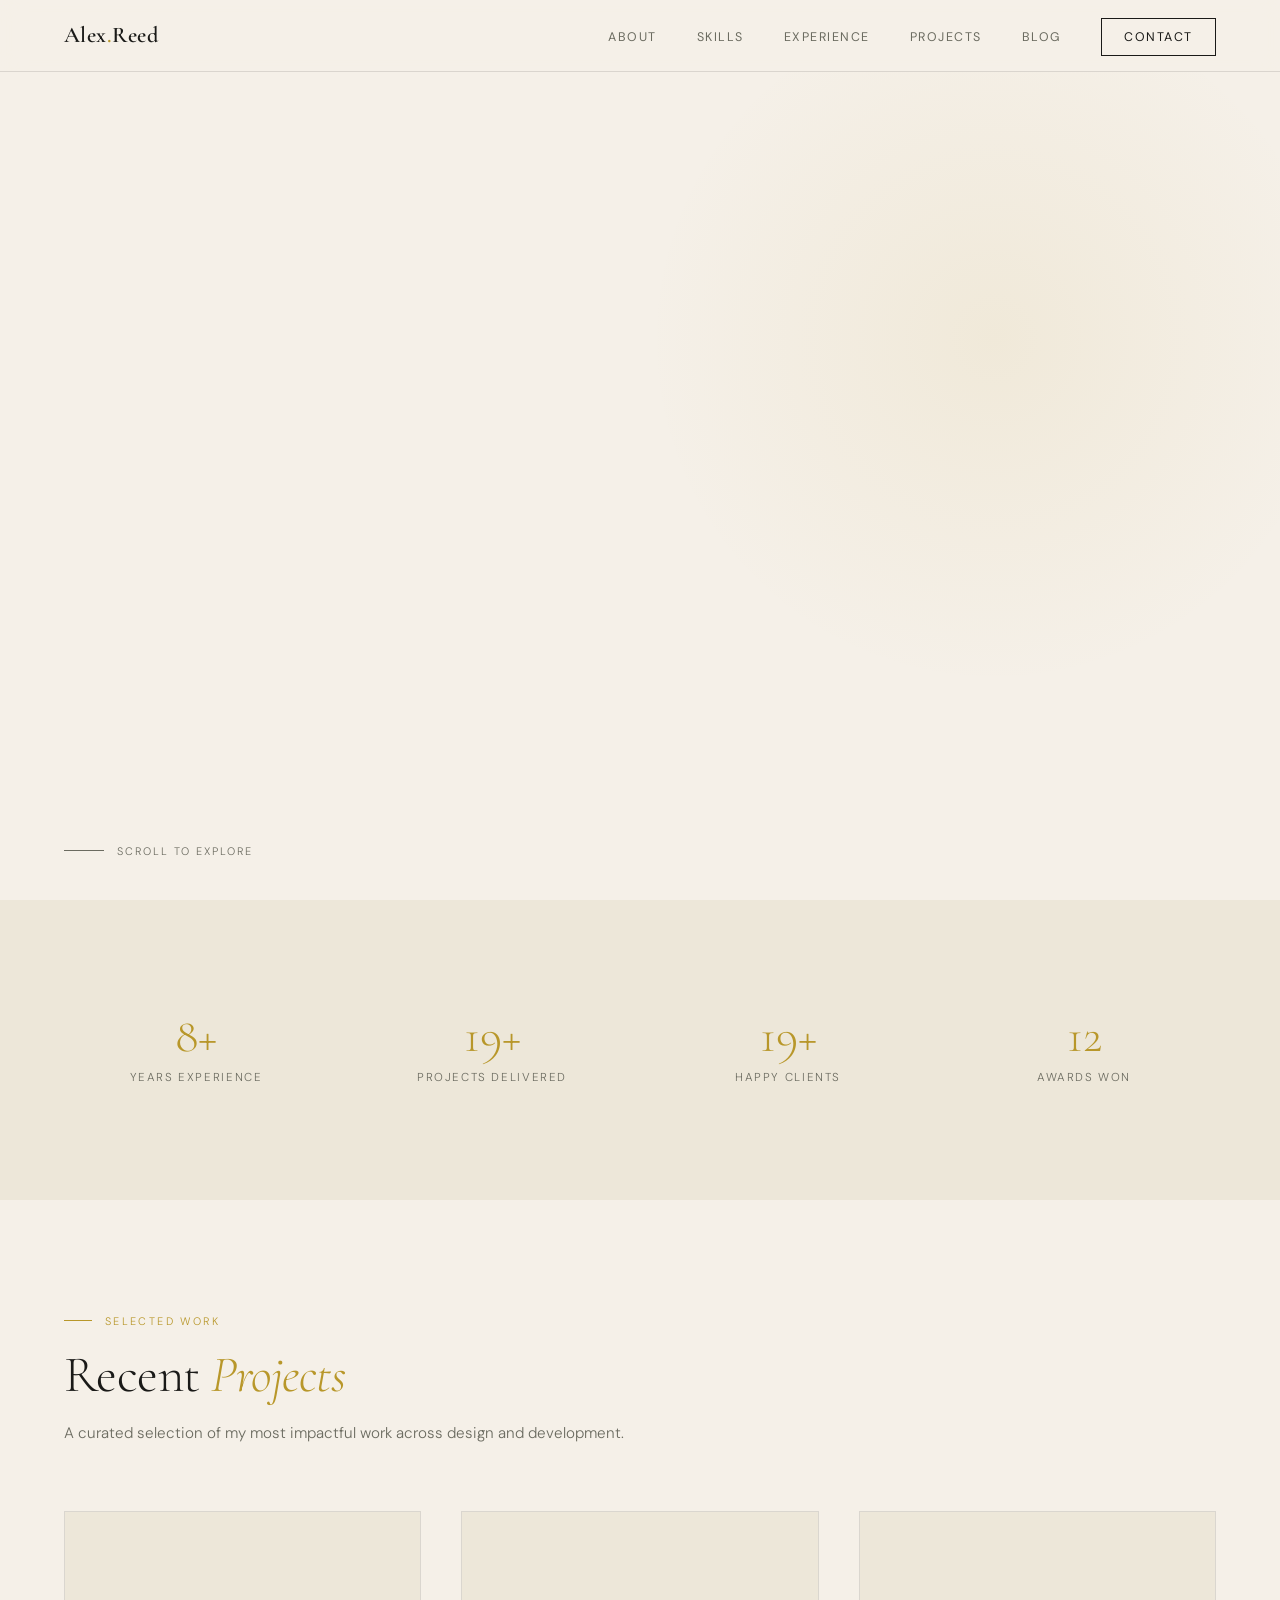
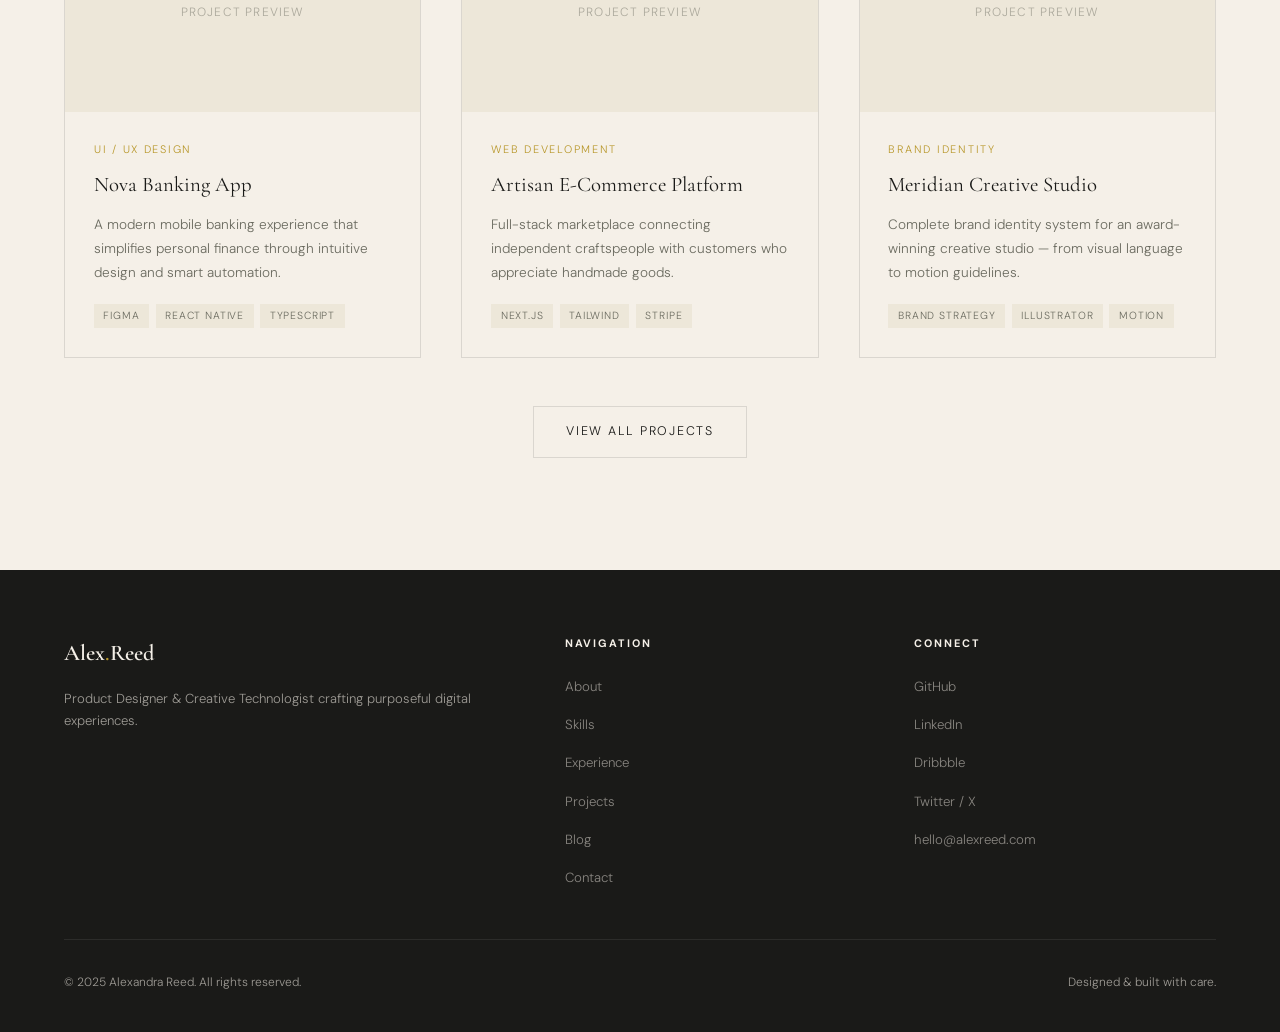
<file: Html/files/index.html>
<!DOCTYPE html>
<html lang="en">
<head>
  <meta charset="UTF-8" />
  <meta name="viewport" content="width=device-width, initial-scale=1.0" />
  <title>Alexandra Reed — Portfolio</title>
  <meta name="description" content="Portfolio of Alexandra Reed — Product Designer & Creative Technologist" />
  <link rel="stylesheet" href="style.css" />
</head>
<body>

  <!-- NAV -->
  <nav class="nav">
    <a class="nav-logo" href="index.html">Alex<span>.</span>Reed</a>
    <ul class="nav-links">
      <li><a href="about.html">About</a></li>
      <li><a href="skills.html">Skills</a></li>
      <li><a href="experience.html">Experience</a></li>
      <li><a href="projects.html">Projects</a></li>
      <li><a href="blog.html">Blog</a></li>
      <li><a href="contact.html" class="nav-cta">Contact</a></li>
    </ul>
    <div class="nav-burger" id="navBurger" aria-label="Menu">
      <span></span><span></span><span></span>
    </div>
  </nav>

  <!-- MOBILE NAV -->
  <div class="nav-mobile" id="navMobile">
    <a href="about.html">About</a>
    <a href="skills.html">Skills</a>
    <a href="experience.html">Experience</a>
    <a href="projects.html">Projects</a>
    <a href="blog.html">Blog</a>
    <a href="contact.html">Contact</a>
  </div>

  <!-- HERO -->
  <main class="page">
    <section class="hero">
      <div class="hero-text-col">
        <p class="hero-label">Product Designer &amp; Technologist</p>
        <h1 class="hero-name">
          Crafting <em>digital</em><br>
          experiences with<br>
          intention.
        </h1>
        <p class="hero-tagline">
          I design and build products that feel human — balancing aesthetics,
          usability, and technology to create work that truly resonates.
        </p>
        <div class="hero-actions">
          <a href="projects.html" class="btn-primary">
            View My Work
            <svg width="14" height="14" viewBox="0 0 14 14" fill="none">
              <path d="M1 7h12M7 1l6 6-6 6" stroke="currentColor" stroke-width="1.4" stroke-linecap="round" stroke-linejoin="round"/>
            </svg>
          </a>
          <a href="contact.html" class="btn-secondary">Get in Touch</a>
        </div>
      </div>

      <div class="hero-image-col">
        <div class="hero-portrait">
          <div class="hero-portrait-placeholder">
            <svg viewBox="0 0 80 80" fill="none" xmlns="http://www.w3.org/2000/svg">
              <circle cx="40" cy="30" r="16" stroke="currentColor" stroke-width="1.5"/>
              <path d="M8 72c0-17.673 14.327-32 32-32s32 14.327 32 32" stroke="currentColor" stroke-width="1.5" stroke-linecap="round"/>
            </svg>
            <p>Your photo here</p>
          </div>
        </div>
      </div>

      <div class="hero-scroll">
        <div class="hero-scroll-line"></div>
        Scroll to explore
      </div>
    </section>

    <!-- MINI STATS -->
    <section class="section section-alt">
      <div style="display:grid; grid-template-columns: repeat(auto-fit, minmax(180px,1fr)); gap:2rem; text-align:center;">
        <div class="reveal">
          <div style="font-family:var(--serif); font-size:3rem; font-weight:300; color:var(--gold); line-height:1;">
            <span data-count="8" data-suffix="+">0+</span>
          </div>
          <div style="font-size:0.72rem; letter-spacing:0.14em; text-transform:uppercase; color:var(--muted); margin-top:0.5rem;">Years Experience</div>
        </div>
        <div class="reveal reveal-delay-1">
          <div style="font-family:var(--serif); font-size:3rem; font-weight:300; color:var(--gold); line-height:1;">
            <span data-count="40" data-suffix="+">0+</span>
          </div>
          <div style="font-size:0.72rem; letter-spacing:0.14em; text-transform:uppercase; color:var(--muted); margin-top:0.5rem;">Projects Delivered</div>
        </div>
        <div class="reveal reveal-delay-2">
          <div style="font-family:var(--serif); font-size:3rem; font-weight:300; color:var(--gold); line-height:1;">
            <span data-count="25" data-suffix="+">0+</span>
          </div>
          <div style="font-size:0.72rem; letter-spacing:0.14em; text-transform:uppercase; color:var(--muted); margin-top:0.5rem;">Happy Clients</div>
        </div>
        <div class="reveal reveal-delay-3">
          <div style="font-family:var(--serif); font-size:3rem; font-weight:300; color:var(--gold); line-height:1;">
            <span data-count="12" data-suffix="">0</span>
          </div>
          <div style="font-size:0.72rem; letter-spacing:0.14em; text-transform:uppercase; color:var(--muted); margin-top:0.5rem;">Awards Won</div>
        </div>
      </div>
    </section>

    <!-- FEATURED PROJECTS -->
    <section class="section">
      <div class="section-header reveal">
        <p class="section-label">Selected Work</p>
        <h2 class="section-title">Recent <em>Projects</em></h2>
        <p class="section-subtitle">A curated selection of my most impactful work across design and development.</p>
      </div>
      <div class="projects-grid">
        <div class="project-card reveal" data-cat="design">
          <div class="project-thumb">
            <div class="project-thumb-placeholder">Project Preview</div>
            <div class="project-overlay">
              <a href="projects.html">View Details</a>
              <a href="#" target="_blank">Live Site ↗</a>
            </div>
          </div>
          <div class="project-body">
            <p class="project-cat">UI / UX Design</p>
            <h3 class="project-title">Nova Banking App</h3>
            <p class="project-desc">A modern mobile banking experience that simplifies personal finance through intuitive design and smart automation.</p>
            <div class="project-stack">
              <span class="stack-tag">Figma</span>
              <span class="stack-tag">React Native</span>
              <span class="stack-tag">TypeScript</span>
            </div>
          </div>
        </div>
        <div class="project-card reveal reveal-delay-1" data-cat="web">
          <div class="project-thumb">
            <div class="project-thumb-placeholder">Project Preview</div>
            <div class="project-overlay">
              <a href="projects.html">View Details</a>
              <a href="#" target="_blank">Live Site ↗</a>
            </div>
          </div>
          <div class="project-body">
            <p class="project-cat">Web Development</p>
            <h3 class="project-title">Artisan E-Commerce Platform</h3>
            <p class="project-desc">Full-stack marketplace connecting independent craftspeople with customers who appreciate handmade goods.</p>
            <div class="project-stack">
              <span class="stack-tag">Next.js</span>
              <span class="stack-tag">Tailwind</span>
              <span class="stack-tag">Stripe</span>
            </div>
          </div>
        </div>
        <div class="project-card reveal reveal-delay-2" data-cat="branding">
          <div class="project-thumb">
            <div class="project-thumb-placeholder">Project Preview</div>
            <div class="project-overlay">
              <a href="projects.html">View Details</a>
              <a href="#" target="_blank">Live Site ↗</a>
            </div>
          </div>
          <div class="project-body">
            <p class="project-cat">Brand Identity</p>
            <h3 class="project-title">Meridian Creative Studio</h3>
            <p class="project-desc">Complete brand identity system for an award-winning creative studio — from visual language to motion guidelines.</p>
            <div class="project-stack">
              <span class="stack-tag">Brand Strategy</span>
              <span class="stack-tag">Illustrator</span>
              <span class="stack-tag">Motion</span>
            </div>
          </div>
        </div>
      </div>
      <div style="text-align:center; margin-top:3rem;">
        <a href="projects.html" class="btn-secondary">View All Projects</a>
      </div>
    </section>
  </main>

  <!-- FOOTER -->
  <footer class="footer">
    <div class="footer-inner">
      <div class="footer-brand">
        <div class="footer-logo">Alex<span>.</span>Reed</div>
        <p class="footer-tagline">Product Designer & Creative Technologist crafting purposeful digital experiences.</p>
      </div>
      <div class="footer-col">
        <h4>Navigation</h4>
        <ul>
          <li><a href="about.html">About</a></li>
          <li><a href="skills.html">Skills</a></li>
          <li><a href="experience.html">Experience</a></li>
          <li><a href="projects.html">Projects</a></li>
          <li><a href="blog.html">Blog</a></li>
          <li><a href="contact.html">Contact</a></li>
        </ul>
      </div>
      <div class="footer-col">
        <h4>Connect</h4>
        <ul>
          <li><a href="#">GitHub</a></li>
          <li><a href="#">LinkedIn</a></li>
          <li><a href="#">Dribbble</a></li>
          <li><a href="#">Twitter / X</a></li>
          <li><a href="contact.html">hello@alexreed.com</a></li>
        </ul>
      </div>
    </div>
    <div class="footer-bottom">
      <span class="footer-copy">© 2025 Alexandra Reed. All rights reserved.</span>
      <span class="footer-credits">Designed &amp; built with care.</span>
    </div>
  </footer>

  <script src="main.js"></script>
</body>
</html>
</file>
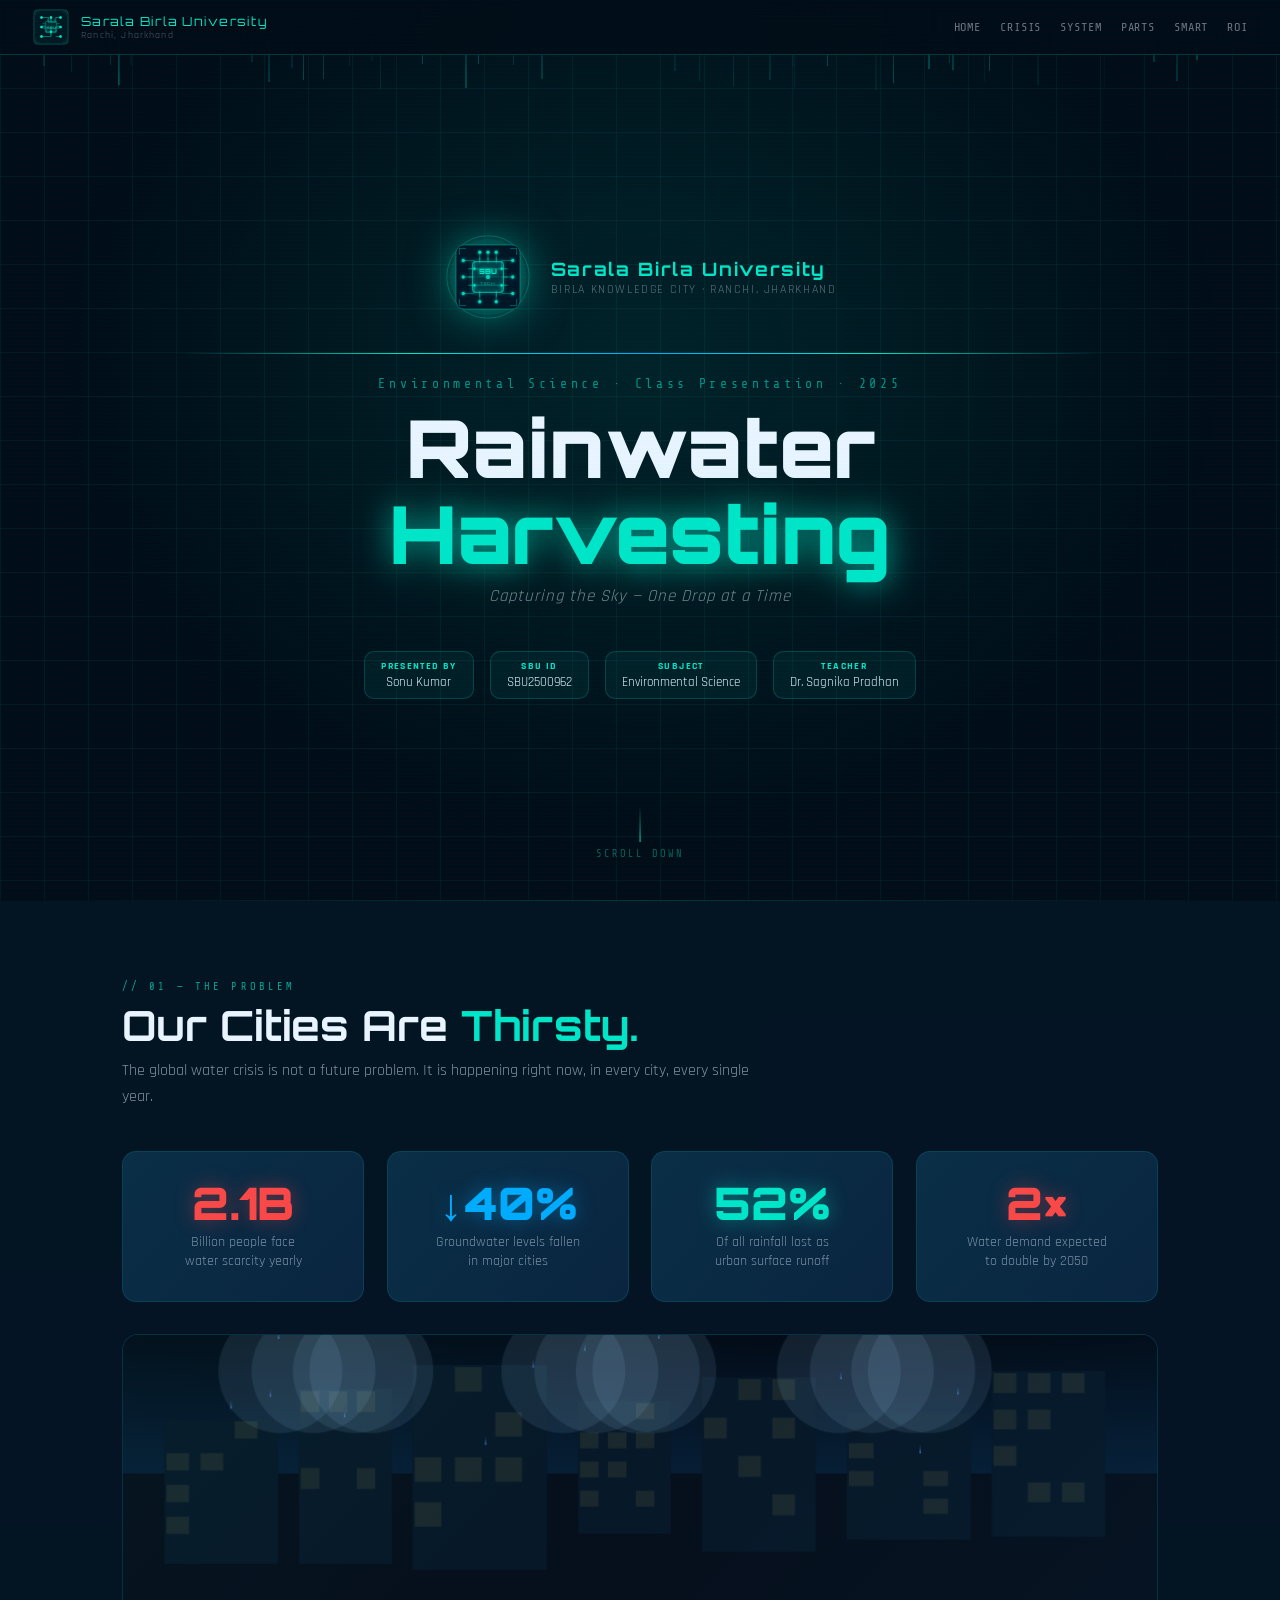
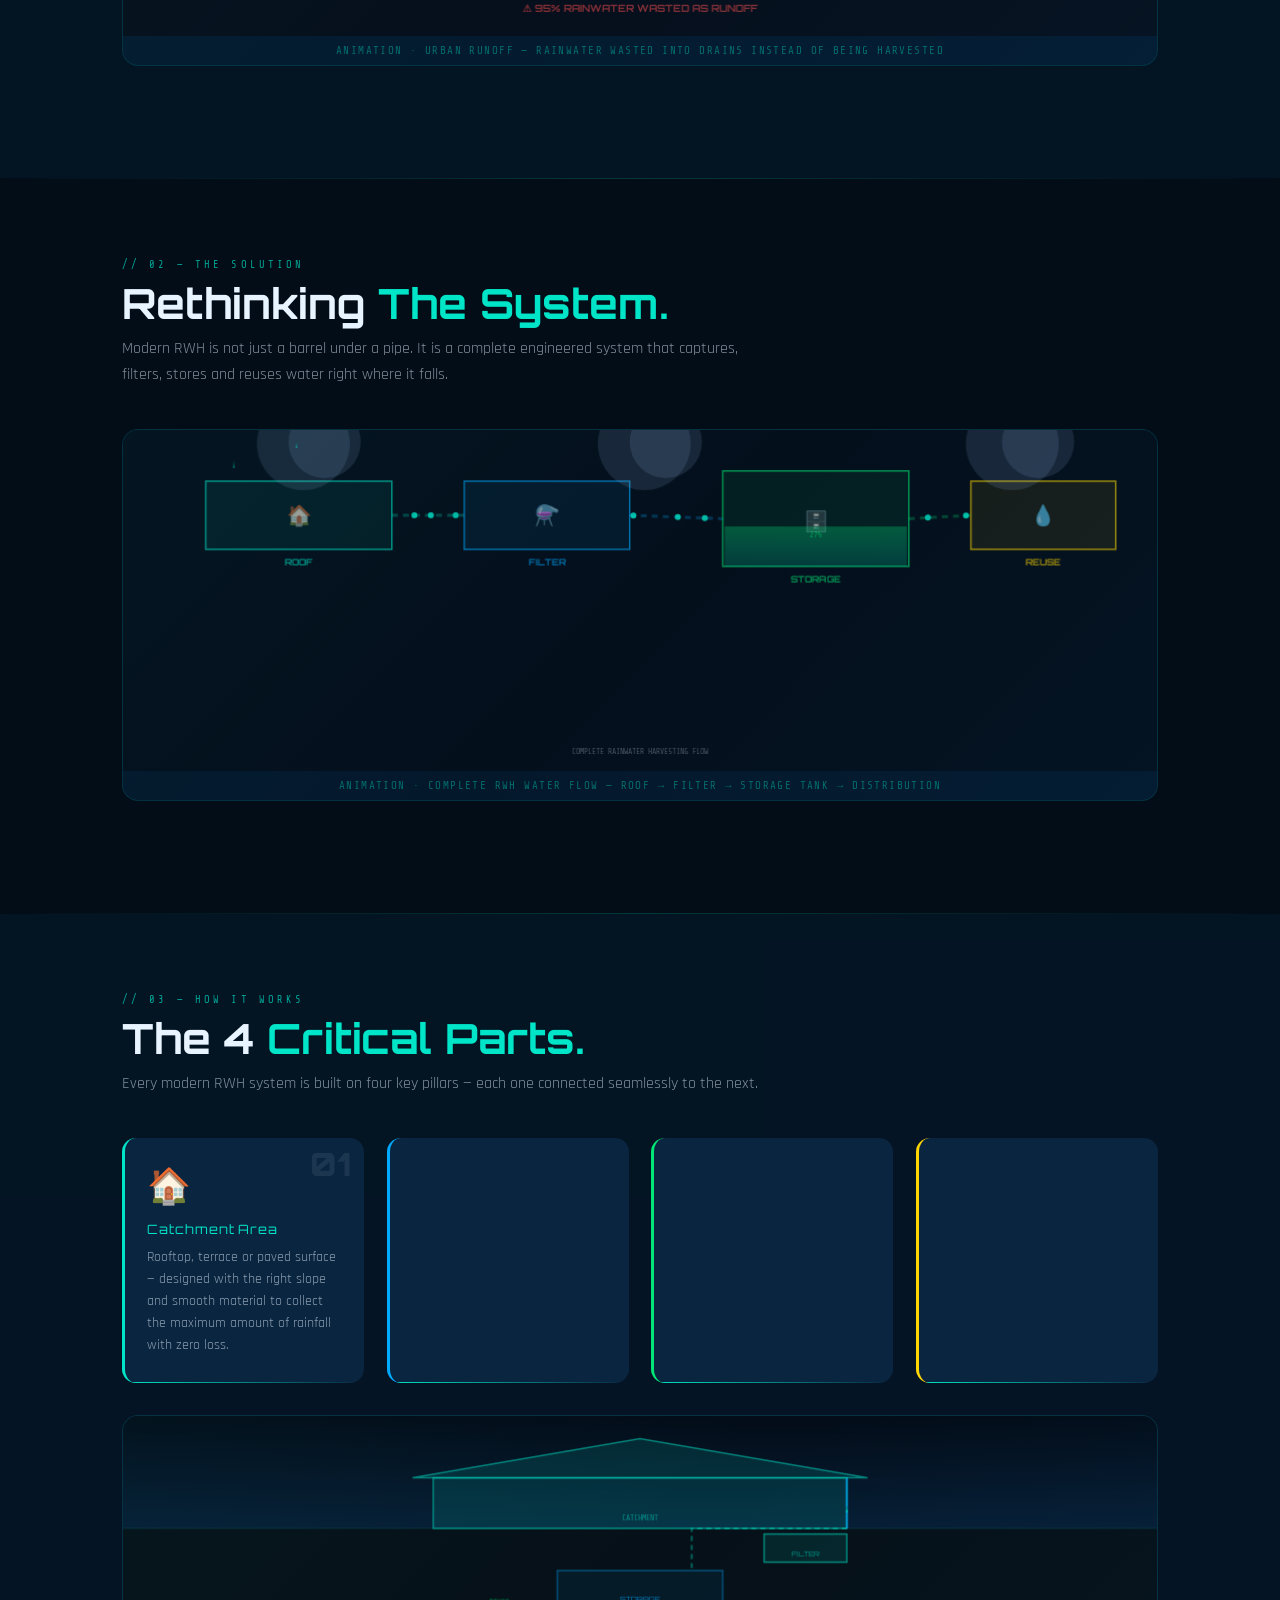
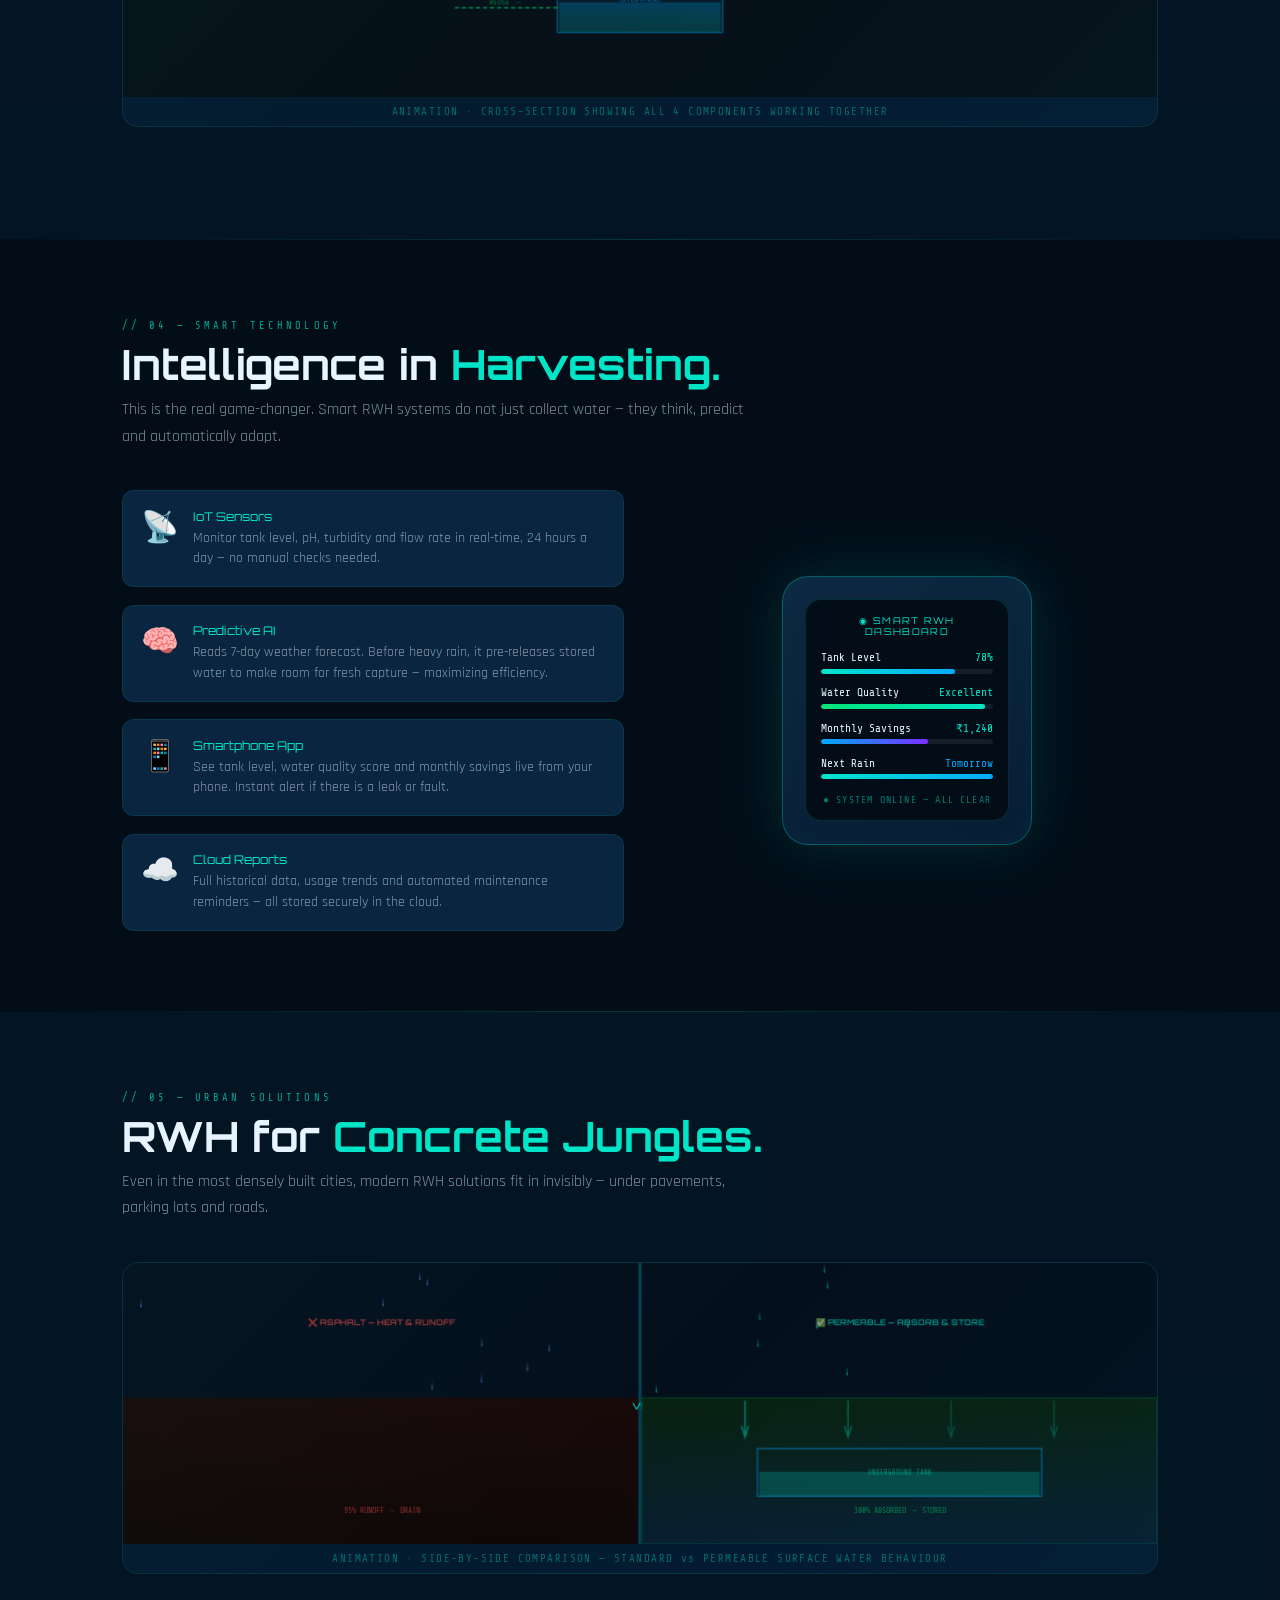
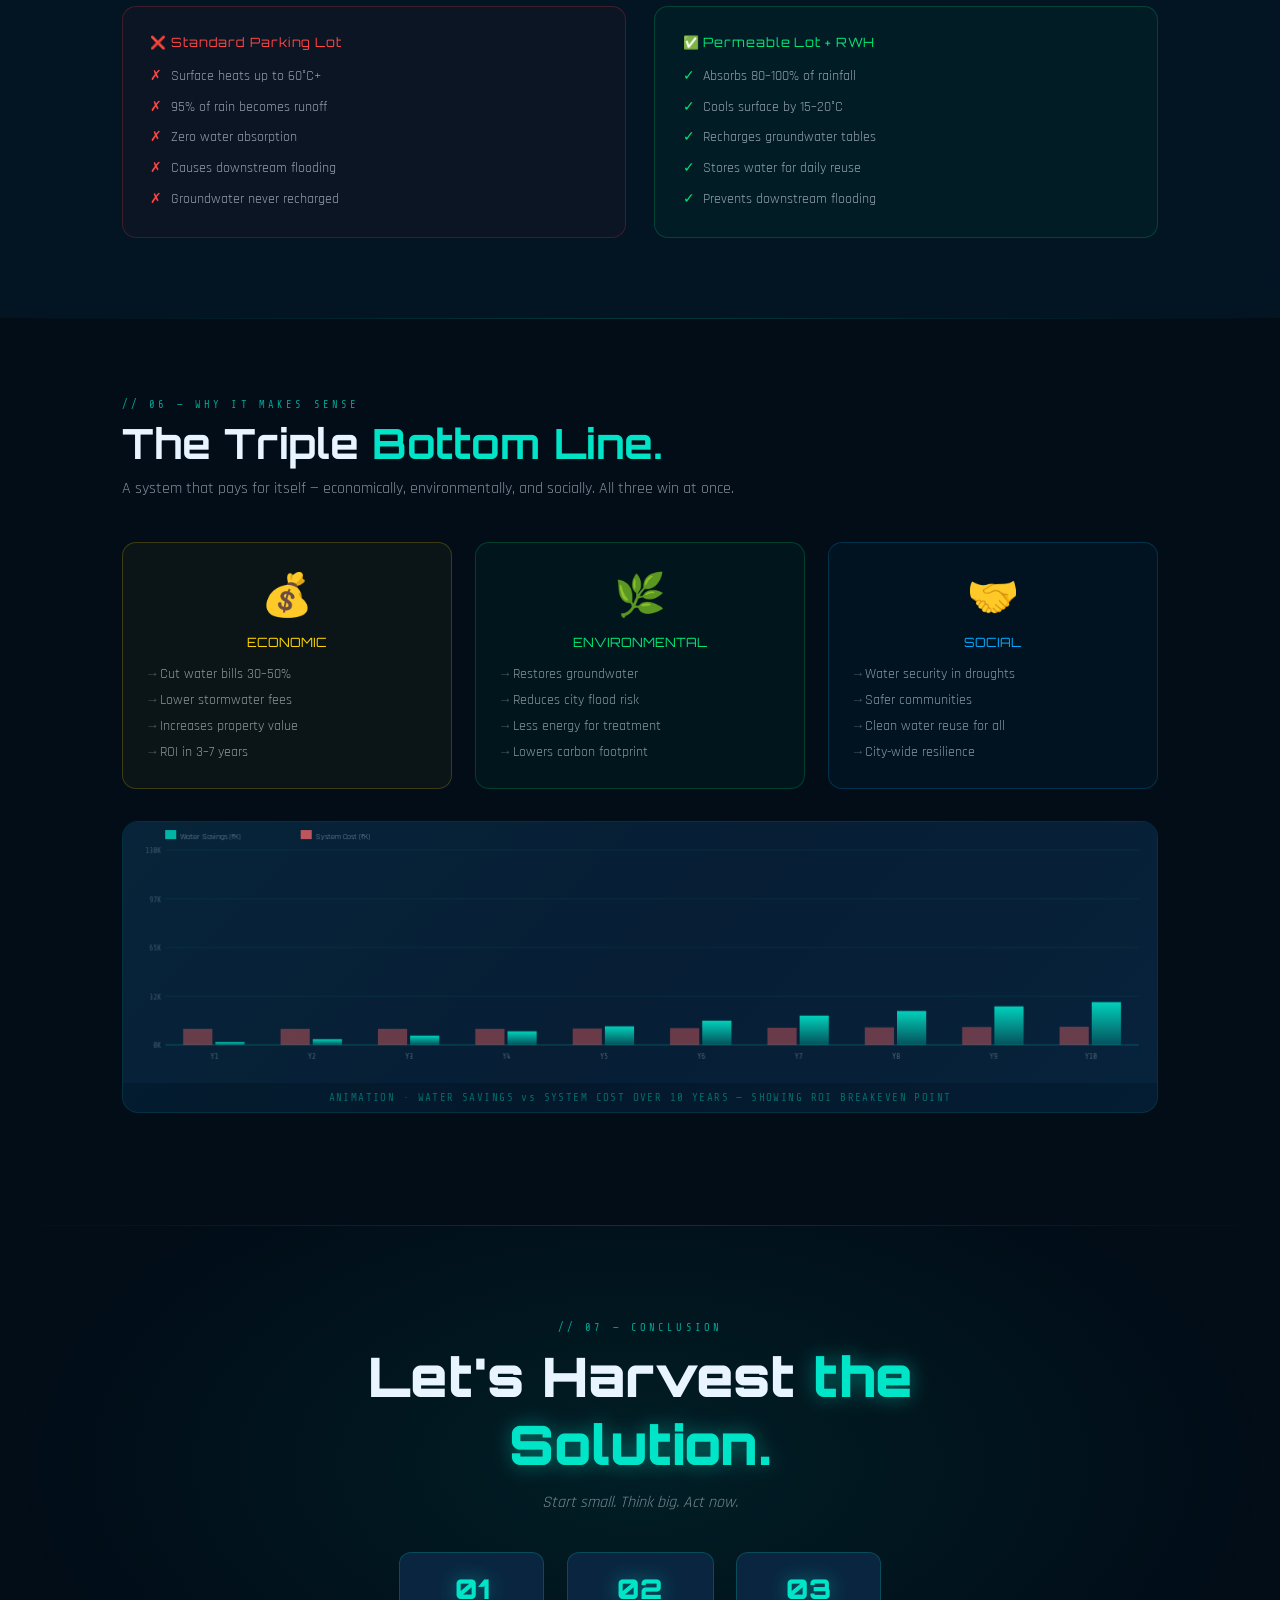
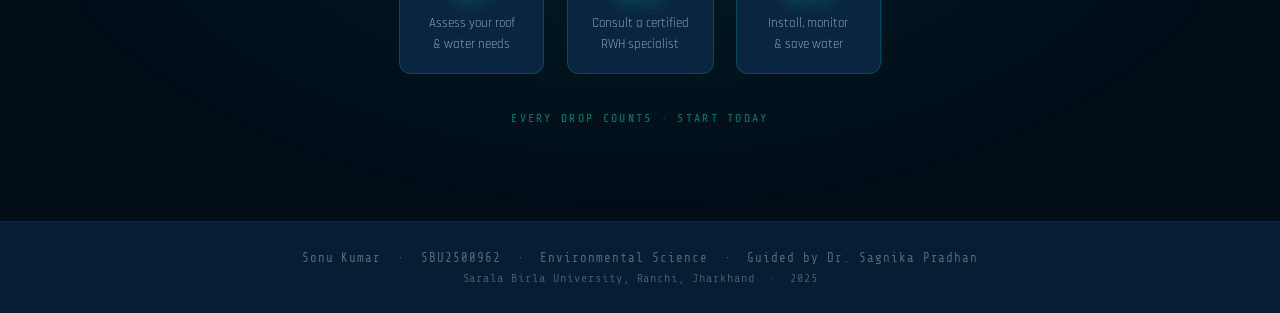
<file: Html/evs.html>
<!DOCTYPE html>
<html lang="en">
<head>
<meta charset="UTF-8"/>
<meta name="viewport" content="width=device-width, initial-scale=1.0"/>
<title>Rainwater Harvesting – Sonu Kumar | SBU</title>
<link href="https://fonts.googleapis.com/css2?family=Orbitron:wght@400;700;900&family=Rajdhani:wght@300;400;600;700&family=Share+Tech+Mono&display=swap" rel="stylesheet"/>
<style>
:root{
  --teal:#00e5c8;--blue:#0af;--dark:#020d18;--mid:#071e35;--card:#0a2540;
  --gold:#ffd700;--green:#00e676;--red:#ff4444;--white:#e8f4ff;
  --glow:0 0 20px rgba(0,229,200,.45);--glow2:0 0 40px rgba(0,229,200,.25);
}
*{margin:0;padding:0;box-sizing:border-box;}
html{scroll-behavior:smooth;}
body{background:var(--dark);color:var(--white);font-family:'Rajdhani',sans-serif;overflow-x:hidden;}
::-webkit-scrollbar{width:4px;}
::-webkit-scrollbar-track{background:var(--dark);}
::-webkit-scrollbar-thumb{background:linear-gradient(var(--teal),var(--blue));border-radius:2px;}
body::before{content:'';position:fixed;inset:0;background:repeating-linear-gradient(0deg,transparent,transparent 2px,rgba(0,229,200,.012) 2px,rgba(0,229,200,.012) 4px);pointer-events:none;z-index:9999;}
nav{position:fixed;top:0;left:0;width:100%;z-index:1000;background:rgba(2,13,24,.95);backdrop-filter:blur(18px);border-bottom:1px solid rgba(0,229,200,.2);padding:.5rem 2rem;display:flex;align-items:center;justify-content:space-between;}
.nav-logo{display:flex;align-items:center;gap:.7rem;}
.nav-logo-name{font-family:'Orbitron',monospace;font-size:.78rem;color:var(--teal);letter-spacing:.1em;line-height:1.3;}
.nav-logo-sub{font-size:.6rem;color:rgba(232,244,255,.35);letter-spacing:.12em;}
.nav-links{display:flex;gap:1.2rem;}
.nav-links a{color:rgba(232,244,255,.45);font-size:.75rem;text-decoration:none;letter-spacing:.07em;transition:color .2s,text-shadow .2s;font-family:'Share Tech Mono',monospace;}
.nav-links a:hover{color:var(--teal);text-shadow:var(--glow);}
.rain-container{position:fixed;inset:0;pointer-events:none;overflow:hidden;z-index:0;}
.raindrop{position:absolute;width:1.5px;background:linear-gradient(to bottom,transparent,rgba(0,229,200,.5));animation:fall linear infinite;}
@keyframes fall{from{transform:translateY(-80px);}to{transform:translateY(110vh);}}
#cover{min-height:100vh;display:flex;flex-direction:column;align-items:center;justify-content:center;position:relative;overflow:hidden;padding:6rem 2rem 4rem;}
#cover::before{content:'';position:absolute;inset:0;background-image:linear-gradient(rgba(0,229,200,.06) 1px,transparent 1px),linear-gradient(90deg,rgba(0,229,200,.06) 1px,transparent 1px);background-size:44px 44px;animation:gridShift 20s linear infinite;z-index:1;}
@keyframes gridShift{from{background-position:0 0;}to{background-position:44px 44px;}}
#cover::after{content:'';position:absolute;inset:0;background:radial-gradient(ellipse at 50% 40%,rgba(0,229,200,.1) 0%,transparent 65%);z-index:1;}
.cover-inner{position:relative;z-index:2;text-align:center;max-width:920px;width:100%;}
.sbu-logo-wrap{display:flex;align-items:center;justify-content:center;gap:1.2rem;margin-bottom:2rem;animation:fadeDown .9s ease both;}
@keyframes fadeDown{from{opacity:0;transform:translateY(-28px);}to{opacity:1;transform:translateY(0);}}
.sbu-emblem{width:88px;height:88px;flex-shrink:0;filter:drop-shadow(0 0 22px rgba(0,229,200,.55));}
.sbu-text{text-align:left;}
.sbu-uni{font-family:'Orbitron',monospace;font-size:1.15rem;font-weight:700;color:var(--teal);letter-spacing:.09em;line-height:1.35;}
.sbu-loc{font-size:.72rem;color:rgba(232,244,255,.4);letter-spacing:.14em;text-transform:uppercase;}
.cover-rule{width:100%;height:1px;background:linear-gradient(90deg,transparent,var(--teal),var(--blue),var(--teal),transparent);margin:1.4rem 0;animation:fadeIn .9s .3s both;}
.cover-course{font-family:'Share Tech Mono',monospace;font-size:.82rem;letter-spacing:.28em;color:rgba(0,229,200,.6);margin-bottom:.8rem;animation:fadeIn .9s .5s both;}
.cover-h1{font-family:'Orbitron',monospace;font-size:clamp(2.2rem,7vw,5rem);font-weight:900;line-height:1.08;margin-bottom:.5rem;animation:fadeIn .9s .7s both;}
.cover-h1 .hl{color:var(--teal);text-shadow:0 0 30px rgba(0,229,200,.6),0 0 60px rgba(0,229,200,.3);}
.cover-tag{font-size:1.05rem;color:rgba(232,244,255,.5);letter-spacing:.06em;font-style:italic;margin-bottom:2.8rem;animation:fadeIn .9s .9s both;}
.info-pills{display:flex;gap:1rem;flex-wrap:wrap;justify-content:center;animation:fadeIn .9s 1.1s both;}
.pill{background:rgba(0,229,200,.06);border:1px solid rgba(0,229,200,.2);border-radius:10px;padding:.5rem 1rem;font-size:.8rem;transition:border-color .3s,box-shadow .3s;}
.pill:hover{border-color:rgba(0,229,200,.5);box-shadow:var(--glow);}
.pill strong{color:var(--teal);display:block;font-size:.62rem;letter-spacing:.14em;text-transform:uppercase;margin-bottom:.12rem;}
.scroll-cue{position:absolute;bottom:2.5rem;left:50%;transform:translateX(-50%);display:flex;flex-direction:column;align-items:center;gap:.4rem;font-size:.65rem;letter-spacing:.2em;color:rgba(0,229,200,.4);animation:bounce 2.2s infinite;z-index:2;font-family:'Share Tech Mono',monospace;}
@keyframes bounce{0%,100%{transform:translateX(-50%) translateY(0);}50%{transform:translateX(-50%) translateY(9px);}}
.scroll-cue::before{content:'';width:1px;height:36px;background:linear-gradient(transparent,var(--teal));}
@keyframes fadeIn{from{opacity:0;transform:translateY(18px);}to{opacity:1;transform:translateY(0);}}
.sec-wrap{width:100%;}
.sec-wrap.alt{background:rgba(7,30,53,.4);}
.sec-inner{max-width:1100px;margin:0 auto;padding:5rem 2rem;}
.divider{width:100%;height:1px;background:linear-gradient(90deg,transparent,rgba(0,229,200,.2),transparent);}
.sec-tag{font-family:'Share Tech Mono',monospace;font-size:.65rem;letter-spacing:.3em;color:var(--teal);opacity:.7;margin-bottom:.5rem;}
.sec-h2{font-family:'Orbitron',monospace;font-size:clamp(1.5rem,4vw,2.6rem);font-weight:700;line-height:1.18;margin-bottom:.5rem;}
.sec-h2 .ac{color:var(--teal);}
.sec-p{font-size:1rem;color:rgba(232,244,255,.55);line-height:1.65;max-width:640px;margin-bottom:2.5rem;}
.reveal{opacity:0;transform:translateY(36px);transition:opacity .72s ease,transform .72s ease;}
.reveal.vis{opacity:1;transform:none;}
.stats-grid{display:grid;grid-template-columns:repeat(auto-fit,minmax(190px,1fr));gap:1.4rem;}
.stat-card{background:var(--card);border:1px solid rgba(0,229,200,.15);border-radius:14px;padding:1.8rem 1.4rem;text-align:center;transition:transform .3s,box-shadow .3s,border-color .3s;position:relative;overflow:hidden;}
.stat-card::before{content:'';position:absolute;inset:0;background:linear-gradient(135deg,rgba(0,229,200,.05),transparent);pointer-events:none;}
.stat-card::after{content:'';position:absolute;top:0;left:-100%;width:100%;height:2px;background:linear-gradient(90deg,transparent,var(--teal),transparent);transition:left .5s;}
.stat-card:hover::after{left:100%;}
.stat-card:hover{transform:translateY(-6px);box-shadow:0 12px 40px rgba(0,229,200,.2);border-color:rgba(0,229,200,.35);}
.stat-num{font-family:'Orbitron',monospace;font-size:2.8rem;font-weight:900;line-height:1;}
.stat-num.r{color:var(--red);text-shadow:0 0 20px rgba(255,68,68,.4);}
.stat-num.b{color:var(--blue);text-shadow:0 0 20px rgba(0,170,255,.4);}
.stat-num.t{color:var(--teal);text-shadow:var(--glow);}
.stat-lbl{font-size:.85rem;color:rgba(232,244,255,.5);margin-top:.45rem;line-height:1.45;}
.cv-wrap{background:rgba(7,30,53,.7);border:1px solid rgba(0,229,200,.12);border-radius:16px;overflow:hidden;margin:2rem 0;position:relative;}
.cv-wrap::before{content:'';position:absolute;inset:0;background:linear-gradient(135deg,rgba(0,229,200,.03),transparent 50%,rgba(0,170,255,.03));pointer-events:none;z-index:1;}
canvas{display:block;width:100%!important;}
.cv-caption{text-align:center;font-size:.68rem;color:rgba(0,229,200,.4);letter-spacing:.13em;padding:.5rem;font-family:'Share Tech Mono',monospace;}
.comp-grid{display:grid;grid-template-columns:repeat(auto-fit,minmax(220px,1fr));gap:1.4rem;}
.comp-card{background:var(--card);border-radius:14px;padding:1.7rem 1.4rem;border-left:3px solid var(--teal);transition:transform .3s,box-shadow .3s;position:relative;overflow:hidden;}
.comp-card::after{content:'';position:absolute;bottom:0;left:0;right:0;height:1px;background:linear-gradient(90deg,var(--teal),transparent);}
.comp-card:nth-child(2){border-left-color:var(--blue);}
.comp-card:nth-child(3){border-left-color:var(--green);}
.comp-card:nth-child(4){border-left-color:var(--gold);}
.comp-card:hover{transform:translateY(-5px);box-shadow:0 10px 32px rgba(0,229,200,.16);}
.comp-no{font-family:'Orbitron',monospace;font-size:2rem;font-weight:900;opacity:.08;position:absolute;top:.4rem;right:.9rem;}
.comp-ico{font-size:2.2rem;margin-bottom:.7rem;}
.comp-ttl{font-family:'Orbitron',monospace;font-size:.8rem;letter-spacing:.07em;margin-bottom:.55rem;color:var(--teal);}
.comp-card:nth-child(2) .comp-ttl{color:var(--blue);}
.comp-card:nth-child(3) .comp-ttl{color:var(--green);}
.comp-card:nth-child(4) .comp-ttl{color:var(--gold);}
.comp-dsc{font-size:.86rem;color:rgba(232,244,255,.58);line-height:1.6;}
.smart-grid{display:grid;grid-template-columns:1fr 1fr;gap:2rem;align-items:center;}
@media(max-width:680px){.smart-grid{grid-template-columns:1fr;}}
.feat-list{display:flex;flex-direction:column;gap:1.1rem;}
.feat{display:flex;gap:.9rem;align-items:flex-start;background:var(--card);border:1px solid rgba(0,229,200,.1);border-radius:12px;padding:1.1rem;transition:border-color .3s,box-shadow .3s;}
.feat:hover{border-color:var(--teal);box-shadow:0 0 20px rgba(0,229,200,.1);}
.feat-ico{font-size:1.9rem;flex-shrink:0;}
.feat-ttl{font-family:'Orbitron',monospace;font-size:.75rem;color:var(--teal);margin-bottom:.25rem;}
.feat-txt{font-size:.85rem;color:rgba(232,244,255,.55);line-height:1.5;}
.phone{background:linear-gradient(160deg,#0d2840,#071e35);border:1px solid rgba(0,229,200,.3);border-radius:26px;padding:1.4rem;max-width:250px;margin:0 auto;box-shadow:0 0 60px rgba(0,229,200,.15),inset 0 0 30px rgba(0,229,200,.03);}
.phone-scr{background:#020d18;border-radius:16px;padding:.9rem;border:1px solid rgba(0,229,200,.15);}
.phone-hdr{font-family:'Orbitron',monospace;font-size:.58rem;color:var(--teal);letter-spacing:.14em;margin-bottom:.9rem;text-align:center;}
.m-row{margin-bottom:.8rem;}
.m-lbl{display:flex;justify-content:space-between;font-size:.7rem;margin-bottom:.28rem;font-family:'Share Tech Mono',monospace;}
.m-lbl span:last-child{color:var(--teal);}
.m-bar{height:5px;background:rgba(255,255,255,.07);border-radius:3px;overflow:hidden;}
.m-fill{height:100%;border-radius:3px;animation:fillA 2s ease both;}
@keyframes fillA{from{width:0;}to{width:var(--w);}}
.ft{background:linear-gradient(90deg,var(--teal),var(--blue));}
.fg{background:linear-gradient(90deg,var(--green),var(--teal));}
.fb{background:linear-gradient(90deg,var(--blue),#7b2fff);}
.ba-grid{display:grid;grid-template-columns:1fr 1fr;gap:1.8rem;}
@media(max-width:640px){.ba-grid{grid-template-columns:1fr;}}
.ba{border-radius:14px;padding:1.7rem;}
.ba.bad{background:rgba(255,68,68,.04);border:1px solid rgba(255,68,68,.2);}
.ba.good{background:rgba(0,230,118,.04);border:1px solid rgba(0,230,118,.2);}
.ba-ttl{font-family:'Orbitron',monospace;font-size:.8rem;margin-bottom:1rem;letter-spacing:.07em;}
.ba.bad .ba-ttl{color:var(--red);}
.ba.good .ba-ttl{color:var(--green);}
.ba-ul{list-style:none;display:flex;flex-direction:column;gap:.65rem;}
.ba-ul li{font-size:.88rem;color:rgba(232,244,255,.62);padding-left:1.3rem;position:relative;line-height:1.45;}
.ba.bad .ba-ul li::before{content:'✗';position:absolute;left:0;color:var(--red);}
.ba.good .ba-ul li::before{content:'✓';position:absolute;left:0;color:var(--green);}
.triple-grid{display:grid;grid-template-columns:repeat(3,1fr);gap:1.4rem;}
@media(max-width:680px){.triple-grid{grid-template-columns:1fr;}}
.tri{border-radius:14px;padding:1.7rem 1.4rem;text-align:center;transition:transform .3s;}
.tri:hover{transform:translateY(-5px);}
.tri.eco{background:rgba(255,215,0,.04);border:1px solid rgba(255,215,0,.2);}
.tri.env{background:rgba(0,230,118,.04);border:1px solid rgba(0,230,118,.2);}
.tri.soc{background:rgba(0,170,255,.04);border:1px solid rgba(0,170,255,.2);}
.tri-ico{font-size:2.6rem;margin-bottom:.7rem;display:block;}
.tri-ttl{font-family:'Orbitron',monospace;font-size:.8rem;margin-bottom:.9rem;}
.tri.eco .tri-ttl{color:var(--gold);}
.tri.env .tri-ttl{color:var(--green);}
.tri.soc .tri-ttl{color:var(--blue);}
.tri-ul{list-style:none;text-align:left;display:flex;flex-direction:column;gap:.5rem;}
.tri-ul li{font-size:.85rem;color:rgba(232,244,255,.58);padding-left:.9rem;position:relative;}
.tri-ul li::before{content:'→';position:absolute;left:0;opacity:.5;}
#cta{text-align:center;padding:6rem 2rem;position:relative;overflow:hidden;}
#cta::before{content:'';position:absolute;inset:0;background:radial-gradient(ellipse at 50% 40%,rgba(0,229,200,.08),transparent 70%);pointer-events:none;}
.cta-h{font-family:'Orbitron',monospace;font-size:clamp(1.7rem,5vw,3.4rem);font-weight:900;margin-bottom:.9rem;}
.cta-h span{color:var(--teal);text-shadow:var(--glow);}
.cta-steps{display:flex;justify-content:center;gap:1.4rem;flex-wrap:wrap;margin:2.4rem 0;}
.step{background:var(--card);border:1px solid rgba(0,229,200,.2);border-radius:12px;padding:1.2rem 1.5rem;text-align:center;min-width:145px;transition:transform .3s,box-shadow .3s,border-color .3s;}
.step:hover{transform:translateY(-5px);box-shadow:0 10px 30px rgba(0,229,200,.2);border-color:rgba(0,229,200,.5);}
.step-n{font-family:'Orbitron',monospace;font-size:1.7rem;font-weight:900;color:var(--teal);display:block;margin-bottom:.35rem;text-shadow:var(--glow);}
.step-l{font-size:.83rem;color:rgba(232,244,255,.58);}
footer{background:rgba(7,30,53,.95);border-top:1px solid rgba(0,229,200,.1);padding:1.8rem;text-align:center;font-size:.75rem;color:rgba(232,244,255,.28);letter-spacing:.08em;font-family:'Share Tech Mono',monospace;}
@keyframes pulse{0%,100%{opacity:1;}50%{opacity:.4;}}
@keyframes circuitBlink{0%,100%{opacity:.9;}50%{opacity:.3;}}
</style>
</head>
<body>

<div class="rain-container" id="rainCont"></div>

<nav>
  <div class="nav-logo">
    <svg width="38" height="38" viewBox="0 0 80 80" xmlns="http://www.w3.org/2000/svg">
      <defs><filter id="ng"><feGaussianBlur stdDeviation="1.2" result="b"/><feMerge><feMergeNode in="b"/><feMergeNode in="SourceGraphic"/></feMerge></filter></defs>
      <rect x="4" y="4" width="72" height="72" rx="8" fill="rgba(0,229,200,.06)" stroke="rgba(0,229,200,.4)" stroke-width="1.5"/>
      <g stroke="rgba(0,229,200,.5)" stroke-width="1" fill="none" filter="url(#ng)">
        <path d="M20 20 H35 V30 H50 V20 H60"/><path d="M20 40 H30 V50 H50 V40 H60"/>
        <path d="M20 60 H40 V50"/><path d="M60 60 H50"/><path d="M40 20 V30"/><path d="M40 40 V50"/>
      </g>
      <g fill="rgba(0,229,200,.9)" filter="url(#ng)">
        <circle cx="20" cy="20" r="2.5"/><circle cx="60" cy="20" r="2.5"/><circle cx="20" cy="40" r="2.5"/>
        <circle cx="60" cy="40" r="2.5"/><circle cx="20" cy="60" r="2.5"/><circle cx="60" cy="60" r="2.5"/>
        <circle cx="40" cy="20" r="2.5"/><circle cx="40" cy="50" r="2.5"/>
      </g>
      <rect x="28" y="28" width="24" height="24" rx="3" fill="rgba(0,229,200,.1)" stroke="rgba(0,229,200,.6)" stroke-width="1.2"/>
      <g stroke="rgba(0,229,200,.7)" stroke-width="1">
        <line x1="28" y1="33" x2="22" y2="33"/><line x1="28" y1="38" x2="22" y2="38"/><line x1="28" y1="43" x2="22" y2="43"/>
        <line x1="52" y1="33" x2="58" y2="33"/><line x1="52" y1="38" x2="58" y2="38"/><line x1="52" y1="43" x2="58" y2="43"/>
        <line x1="33" y1="28" x2="33" y2="22"/><line x1="40" y1="28" x2="40" y2="22"/><line x1="47" y1="28" x2="47" y2="22"/>
        <line x1="40" y1="52" x2="40" y2="58"/>
      </g>
      <text x="40" y="44" text-anchor="middle" font-family="Orbitron,monospace" font-size="7" fill="rgba(0,229,200,.9)" font-weight="700">SBU</text>
      <g stroke="rgba(0,229,200,.3)" stroke-width="1" fill="none">
        <path d="M8 16 V8 H16"/><path d="M64 8 H72 V16"/><path d="M8 64 V72 H16"/><path d="M64 72 H72 V64"/>
      </g>
    </svg>
    <div>
      <div class="nav-logo-name">Sarala Birla University</div>
      <div class="nav-logo-sub">Ranchi, Jharkhand</div>
    </div>
  </div>
  <div class="nav-links">
    <a href="#cover">HOME</a><a href="#crisis">CRISIS</a><a href="#system">SYSTEM</a>
    <a href="#comp">PARTS</a><a href="#smart">SMART</a><a href="#roi">ROI</a>
  </div>
</nav>

<div id="cover">
  <div class="cover-inner">
    <div class="sbu-logo-wrap">
      <svg class="sbu-emblem" viewBox="0 0 160 160" xmlns="http://www.w3.org/2000/svg">
        <defs>
          <filter id="cg2"><feGaussianBlur stdDeviation="2.5" result="b"/><feMerge><feMergeNode in="b"/><feMergeNode in="SourceGraphic"/></feMerge></filter>
          <filter id="cg3"><feGaussianBlur stdDeviation="4" result="b"/><feMerge><feMergeNode in="b"/><feMergeNode in="SourceGraphic"/></feMerge></filter>
        </defs>
        <circle cx="80" cy="80" r="75" fill="none" stroke="rgba(0,229,200,.3)" stroke-width="1.5"/>
        <circle cx="80" cy="80" r="68" fill="rgba(0,229,200,.03)" stroke="rgba(0,229,200,.12)" stroke-width="1"/>
        <rect x="22" y="22" width="116" height="116" rx="14" fill="rgba(4,20,38,.95)" stroke="rgba(0,229,200,.35)" stroke-width="1.5" filter="url(#cg2)"/>
        <g stroke="rgba(0,229,200,.45)" stroke-width="1.2" fill="none" filter="url(#cg2)">
          <path d="M35 50 H55 V65 H80"/><path d="M80 65 H105 V50 H125"/><path d="M35 80 H55"/>
          <path d="M105 80 H125"/><path d="M35 110 H55 V95 H80"/><path d="M80 95 H105 V110 H125"/>
          <path d="M65 35 V55"/><path d="M80 35 V55"/><path d="M95 35 V55"/>
          <path d="M65 105 V125"/><path d="M95 105 V125"/>
        </g>
        <g fill="rgba(0,229,200,.85)" filter="url(#cg2)">
          <circle cx="35" cy="50" r="3"/><circle cx="125" cy="50" r="3"/><circle cx="35" cy="80" r="3"/>
          <circle cx="125" cy="80" r="3"/><circle cx="35" cy="110" r="3"/><circle cx="125" cy="110" r="3"/>
          <circle cx="65" cy="35" r="3"/><circle cx="80" cy="35" r="3"/><circle cx="95" cy="35" r="3"/>
          <circle cx="65" cy="125" r="3"/><circle cx="95" cy="125" r="3"/>
          <circle cx="55" cy="65" r="2.5"/><circle cx="105" cy="65" r="2.5"/>
          <circle cx="55" cy="95" r="2.5"/><circle cx="105" cy="95" r="2.5"/>
        </g>
        <rect x="52" y="52" width="56" height="56" rx="6" fill="rgba(0,229,200,.08)" stroke="rgba(0,229,200,.6)" stroke-width="2" filter="url(#cg3)"/>
        <g stroke="rgba(0,229,200,.6)" stroke-width="1.5">
          <line x1="65" y1="52" x2="65" y2="44"/><line x1="80" y1="52" x2="80" y2="44"/><line x1="95" y1="52" x2="95" y2="44"/>
          <line x1="65" y1="108" x2="65" y2="116"/><line x1="95" y1="108" x2="95" y2="116"/>
          <line x1="52" y1="65" x2="44" y2="65"/><line x1="52" y1="80" x2="44" y2="80"/><line x1="52" y1="95" x2="44" y2="95"/>
          <line x1="108" y1="65" x2="116" y2="65"/><line x1="108" y1="80" x2="116" y2="80"/><line x1="108" y1="95" x2="116" y2="95"/>
        </g>
        <text x="80" y="74" text-anchor="middle" font-family="Orbitron,monospace" font-size="13" fill="rgba(0,229,200,.95)" font-weight="900" filter="url(#cg3)">SBU</text>
        <line x1="60" y1="80" x2="100" y2="80" stroke="rgba(0,229,200,.3)" stroke-width="1"/>
        <text x="80" y="95" text-anchor="middle" font-family="Orbitron,monospace" font-size="7.5" fill="rgba(0,229,200,.65)" letter-spacing="1">TECH</text>
        <g stroke="rgba(0,229,200,.4)" stroke-width="1.5" fill="none">
          <path d="M28 40 V28 H40"/><path d="M120 28 H132 V40"/><path d="M28 120 V132 H40"/><path d="M120 132 H132 V120"/>
        </g>
        <circle cx="80" cy="80" r="3.5" fill="rgba(0,229,200,.9)" filter="url(#cg3)" style="animation:circuitBlink 2s infinite"/>
      </svg>
      <div class="sbu-text">
        <div class="sbu-uni">Sarala Birla University</div>
        <div class="sbu-loc">Birla Knowledge City · Ranchi, Jharkhand</div>
      </div>
    </div>

    <div class="cover-rule"></div>
    <div class="cover-course">Environmental Science · Class Presentation · 2025</div>
    <h1 class="cover-h1">Rainwater<br/><span class="hl">Harvesting</span></h1>
    <p class="cover-tag">Capturing the Sky — One Drop at a Time</p>
    <div class="info-pills">
      <div class="pill"><strong>Presented By</strong>Sonu Kumar</div>
      <div class="pill"><strong>SBU ID</strong>SBU2500962</div>
      <div class="pill"><strong>Subject</strong>Environmental Science</div>
      <div class="pill"><strong>Teacher</strong>Dr. Sagnika Pradhan</div>
    </div>
  </div>
  <div class="scroll-cue">SCROLL DOWN</div>
</div>

<div class="divider"></div>

<div class="sec-wrap alt" id="crisis">
<div class="sec-inner">
  <div class="reveal">
    <div class="sec-tag">// 01 — THE PROBLEM</div>
    <h2 class="sec-h2">Our Cities Are <span class="ac">Thirsty.</span></h2>
    <p class="sec-p">The global water crisis is not a future problem. It is happening right now, in every city, every single year.</p>
  </div>
  <div class="stats-grid reveal">
    <div class="stat-card"><div class="stat-num r" id="cnt1">0</div><div class="stat-lbl">Billion people face<br/>water scarcity yearly</div></div>
    <div class="stat-card"><div class="stat-num b">↓40%</div><div class="stat-lbl">Groundwater levels fallen<br/>in major cities</div></div>
    <div class="stat-card"><div class="stat-num t" id="cnt2">0</div><div class="stat-lbl">Of all rainfall lost as<br/>urban surface runoff</div></div>
    <div class="stat-card"><div class="stat-num r">2×</div><div class="stat-lbl">Water demand expected<br/>to double by 2050</div></div>
  </div>
  <div class="cv-wrap reveal">
    <canvas id="crisisC" height="300"></canvas>
    <div class="cv-caption">ANIMATION · URBAN RUNOFF — RAINWATER WASTED INTO DRAINS INSTEAD OF BEING HARVESTED</div>
  </div>
</div>
</div>

<div class="divider"></div>

<div class="sec-wrap" id="system">
<div class="sec-inner">
  <div class="reveal">
    <div class="sec-tag">// 02 — THE SOLUTION</div>
    <h2 class="sec-h2">Rethinking <span class="ac">The System.</span></h2>
    <p class="sec-p">Modern RWH is not just a barrel under a pipe. It is a complete engineered system that captures, filters, stores and reuses water right where it falls.</p>
  </div>
  <div class="cv-wrap reveal">
    <canvas id="flowC" height="340"></canvas>
    <div class="cv-caption">ANIMATION · COMPLETE RWH WATER FLOW — ROOF → FILTER → STORAGE TANK → DISTRIBUTION</div>
  </div>
</div>
</div>

<div class="divider"></div>

<div class="sec-wrap alt" id="comp">
<div class="sec-inner">
  <div class="reveal">
    <div class="sec-tag">// 03 — HOW IT WORKS</div>
    <h2 class="sec-h2">The 4 <span class="ac">Critical Parts.</span></h2>
    <p class="sec-p">Every modern RWH system is built on four key pillars — each one connected seamlessly to the next.</p>
  </div>
  <div class="comp-grid reveal">
    <div class="comp-card"><div class="comp-no">01</div><div class="comp-ico">🏠</div><div class="comp-ttl">Catchment Area</div><div class="comp-dsc">Rooftop, terrace or paved surface — designed with the right slope and smooth material to collect the maximum amount of rainfall with zero loss.</div></div>
    <div class="comp-card"><div class="comp-no">02</div><div class="comp-ico">🌀</div><div class="comp-ttl">Conveyance</div><div class="comp-dsc">Sealed gutters and integrated pipes carry rainwater directly to the filter unit — no contamination, no leaks, no evaporation loss.</div></div>
    <div class="comp-card"><div class="comp-no">03</div><div class="comp-ico">⚗️</div><div class="comp-ttl">Filtration</div><div class="comp-dsc">Multi-stage vortex self-cleaning filters remove leaves, sand and fine particles automatically. Zero manual cleaning needed, ever.</div></div>
    <div class="comp-card"><div class="comp-no">04</div><div class="comp-ico">🗄️</div><div class="comp-ttl">Storage &amp; Use</div><div class="comp-dsc">Smart underground modular tanks store clean water. IoT-connected pumps supply it on demand — toilets, gardens, cooling systems and more.</div></div>
  </div>
  <div class="cv-wrap reveal" style="margin-top:2rem;">
    <canvas id="compC" height="280"></canvas>
    <div class="cv-caption">ANIMATION · CROSS-SECTION SHOWING ALL 4 COMPONENTS WORKING TOGETHER</div>
  </div>
</div>
</div>

<div class="divider"></div>

<div class="sec-wrap" id="smart">
<div class="sec-inner">
  <div class="reveal">
    <div class="sec-tag">// 04 — SMART TECHNOLOGY</div>
    <h2 class="sec-h2">Intelligence in <span class="ac">Harvesting.</span></h2>
    <p class="sec-p">This is the real game-changer. Smart RWH systems do not just collect water — they think, predict and automatically adapt.</p>
  </div>
  <div class="smart-grid reveal">
    <div class="feat-list">
      <div class="feat"><div class="feat-ico">📡</div><div><div class="feat-ttl">IoT Sensors</div><div class="feat-txt">Monitor tank level, pH, turbidity and flow rate in real-time, 24 hours a day — no manual checks needed.</div></div></div>
      <div class="feat"><div class="feat-ico">🧠</div><div><div class="feat-ttl">Predictive AI</div><div class="feat-txt">Reads 7-day weather forecast. Before heavy rain, it pre-releases stored water to make room for fresh capture — maximizing efficiency.</div></div></div>
      <div class="feat"><div class="feat-ico">📱</div><div><div class="feat-ttl">Smartphone App</div><div class="feat-txt">See tank level, water quality score and monthly savings live from your phone. Instant alert if there is a leak or fault.</div></div></div>
      <div class="feat"><div class="feat-ico">☁️</div><div><div class="feat-ttl">Cloud Reports</div><div class="feat-txt">Full historical data, usage trends and automated maintenance reminders — all stored securely in the cloud.</div></div></div>
    </div>
    <div>
      <div class="phone">
        <div class="phone-scr">
          <div class="phone-hdr">◉ SMART RWH DASHBOARD</div>
          <div class="m-row"><div class="m-lbl"><span>Tank Level</span><span>78%</span></div><div class="m-bar"><div class="m-fill ft" style="--w:78%"></div></div></div>
          <div class="m-row"><div class="m-lbl"><span>Water Quality</span><span>Excellent</span></div><div class="m-bar"><div class="m-fill fg" style="--w:95%"></div></div></div>
          <div class="m-row"><div class="m-lbl"><span>Monthly Savings</span><span>₹1,240</span></div><div class="m-bar"><div class="m-fill fb" style="--w:62%"></div></div></div>
          <div class="m-row"><div class="m-lbl"><span>Next Rain</span><span style="color:#0af">Tomorrow</span></div><div class="m-bar"><div class="m-fill ft" style="--w:100%;animation:pulse 1.5s ease-in-out infinite;"></div></div></div>
          <div style="margin-top:.9rem;font-size:.62rem;color:rgba(0,229,200,.5);text-align:center;letter-spacing:.12em;font-family:'Share Tech Mono',monospace;">● SYSTEM ONLINE — ALL CLEAR</div>
        </div>
      </div>
    </div>
  </div>
</div>
</div>

<div class="divider"></div>

<div class="sec-wrap alt">
<div class="sec-inner">
  <div class="reveal">
    <div class="sec-tag">// 05 — URBAN SOLUTIONS</div>
    <h2 class="sec-h2">RWH for <span class="ac">Concrete Jungles.</span></h2>
    <p class="sec-p">Even in the most densely built cities, modern RWH solutions fit in invisibly — under pavements, parking lots and roads.</p>
  </div>
  <div class="cv-wrap reveal">
    <canvas id="baC" height="280"></canvas>
    <div class="cv-caption">ANIMATION · SIDE-BY-SIDE COMPARISON — STANDARD vs PERMEABLE SURFACE WATER BEHAVIOUR</div>
  </div>
  <div class="ba-grid reveal">
    <div class="ba bad">
      <div class="ba-ttl">❌ Standard Parking Lot</div>
      <ul class="ba-ul">
        <li>Surface heats up to 60°C+</li><li>95% of rain becomes runoff</li><li>Zero water absorption</li>
        <li>Causes downstream flooding</li><li>Groundwater never recharged</li>
      </ul>
    </div>
    <div class="ba good">
      <div class="ba-ttl">✅ Permeable Lot + RWH</div>
      <ul class="ba-ul">
        <li>Absorbs 80–100% of rainfall</li><li>Cools surface by 15–20°C</li><li>Recharges groundwater tables</li>
        <li>Stores water for daily reuse</li><li>Prevents downstream flooding</li>
      </ul>
    </div>
  </div>
</div>
</div>

<div class="divider"></div>

<div class="sec-wrap" id="roi">
<div class="sec-inner">
  <div class="reveal">
    <div class="sec-tag">// 06 — WHY IT MAKES SENSE</div>
    <h2 class="sec-h2">The Triple <span class="ac">Bottom Line.</span></h2>
    <p class="sec-p">A system that pays for itself — economically, environmentally, and socially. All three win at once.</p>
  </div>
  <div class="triple-grid reveal">
    <div class="tri eco"><span class="tri-ico">💰</span><div class="tri-ttl">ECONOMIC</div><ul class="tri-ul"><li>Cut water bills 30–50%</li><li>Lower stormwater fees</li><li>Increases property value</li><li>ROI in 3–7 years</li></ul></div>
    <div class="tri env"><span class="tri-ico">🌿</span><div class="tri-ttl">ENVIRONMENTAL</div><ul class="tri-ul"><li>Restores groundwater</li><li>Reduces city flood risk</li><li>Less energy for treatment</li><li>Lowers carbon footprint</li></ul></div>
    <div class="tri soc"><span class="tri-ico">🤝</span><div class="tri-ttl">SOCIAL</div><ul class="tri-ul"><li>Water security in droughts</li><li>Safer communities</li><li>Clean water reuse for all</li><li>City-wide resilience</li></ul></div>
  </div>
  <div class="cv-wrap reveal" style="margin-top:2rem;">
    <canvas id="chartC" height="260"></canvas>
    <div class="cv-caption">ANIMATION · WATER SAVINGS vs SYSTEM COST OVER 10 YEARS — SHOWING ROI BREAKEVEN POINT</div>
  </div>
</div>
</div>

<div class="divider"></div>

<div id="cta">
  <div style="position:relative;z-index:2;max-width:760px;margin:0 auto;">
    <div class="reveal">
      <div class="sec-tag" style="justify-content:center;display:flex;">// 07 — CONCLUSION</div>
      <div class="cta-h">Let's Harvest <span>the Solution.</span></div>
      <p style="color:rgba(232,244,255,.5);font-style:italic;font-size:1rem;margin-bottom:.5rem;">Start small. Think big. Act now.</p>
    </div>
    <div class="cta-steps reveal">
      <div class="step"><span class="step-n">01</span><span class="step-l">Assess your roof<br/>&amp; water needs</span></div>
      <div class="step"><span class="step-n">02</span><span class="step-l">Consult a certified<br/>RWH specialist</span></div>
      <div class="step"><span class="step-n">03</span><span class="step-l">Install, monitor<br/>&amp; save water</span></div>
    </div>
    <p class="reveal" style="font-family:'Share Tech Mono',monospace;font-size:.72rem;letter-spacing:.2em;color:rgba(0,229,200,.5);margin-top:1.8rem;">EVERY DROP COUNTS · START TODAY</p>
  </div>
</div>

<footer>
  <div style="margin-bottom:.35rem;font-size:.78rem;color:rgba(232,244,255,.35);">Sonu Kumar &nbsp;·&nbsp; SBU2500962 &nbsp;·&nbsp; Environmental Science &nbsp;·&nbsp; Guided by Dr. Sagnika Pradhan</div>
  Sarala Birla University, Ranchi, Jharkhand &nbsp;·&nbsp; 2025
</footer>

<script>
(function(){
  const c=document.getElementById('rainCont');
  for(let i=0;i<65;i++){
    const d=document.createElement('div');d.className='raindrop';
    const l=Math.random()*100,dur=Math.random()*3+1.4,del=Math.random()*9,h=Math.random()*55+35;
    d.style.cssText = `left:${l}%;height:${h}px;animation-duration:${dur}s;animation-delay:-${del}s;opacity:${(Math.random() * 0.45 + 0.1).toFixed(2)}`;
    c.appendChild(d);
  }
})();


const ro=new IntersectionObserver(e=>{e.forEach(x=>{if(x.isIntersecting)x.target.classList.add('vis');});},{threshold:.14});
document.querySelectorAll('.reveal').forEach(el=>ro.observe(el));

function countUp(id, end, suf, dur = 1800) {
  const el = document.getElementById(id);
  if (!el) return;
  const endVal = parseFloat(end);
  const isF = end.includes('.');
  let s = null;

  function step(ts) {
    if (!s) s = ts;
    const p = Math.min((ts - s) / dur, 1);
    const v = isF ? (endVal * p).toFixed(1) : Math.floor(endVal * p);
    el.textContent = v + suf;
    if (p < 1) requestAnimationFrame(step);
    else el.textContent = end + suf;
  }
  requestAnimationFrame(step);
}
const cob = new IntersectionObserver(entries => {
  entries.forEach(entry => {
    if (entry.isIntersecting) {
      countUp('cnt1', '2.4', 'B');
      countUp('cnt2', '60', '%');
      cob.unobserve(entry.target); // Changed from disconnect()
    }
  });
}, { threshold: 0.5 });
const sg=document.querySelector('.stats-grid');if(sg)cob.observe(sg);

function initCanvas(id,h){
  const cv=document.getElementById(id);if(!cv)return null;
  const ctx=cv.getContext('2d');
  function rs() {
  const parent = cv.parentElement;
  cv.width = parent.clientWidth - 4; // Subtracted pixels for border clearance
  cv.height = h;
}
  rs();window.addEventListener('resize',rs);
  return{cv,ctx,W:()=>cv.width,H:()=>cv.height};
}

/* CANVAS 1: CRISIS */
(function(){
  const c=initCanvas('crisisC',300);if(!c)return;
  const{ctx}=c;let t=0,drops=[];
  function W(){return c.cv.width;}function H(){return c.cv.height;}
  function spawnDrop(){drops.push({x:Math.random()*W()*.75+W()*.08,y:-12,vx:(Math.random()-.5)*.4,vy:1.8+Math.random()*2.2,r:2+Math.random()*2});}
  function frame(){
    const w=W(),h=H();ctx.clearRect(0,0,w,h);t++;
    const sk=ctx.createLinearGradient(0,0,0,h*.46);sk.addColorStop(0,'#030c18');sk.addColorStop(1,'#071e35');
    ctx.fillStyle=sk;ctx.fillRect(0,0,w,h*.46);
    ctx.fillStyle='#060f1c';ctx.fillRect(0,h*.46,w,h*.54);
    ctx.fillStyle='#071828';
    [[.04,.28,.11,.48],[.17,.18,.09,.58],[.28,.1,.13,.68],[.44,.22,.09,.44],[.56,.14,.11,.58],[.7,.26,.12,.42],[.84,.12,.11,.55]].forEach(([rx,ry,rw,rh])=>{
      ctx.fillRect(w*rx,h*ry,w*rw,h*rh);
      ctx.fillStyle='rgba(255,220,100,0.08)';
      for(let wi=0;wi<3;wi++)for(let hi=0;hi<4;hi++){if(Math.random()>.5)ctx.fillRect(w*rx+wi*w*rw*.3+2,h*ry+hi*h*rh*.22+2,w*rw*.2,h*rh*.12);}
      ctx.fillStyle='#071828';
    });
    [.18,.45,.72].forEach((p,i)=>{
      ctx.fillStyle='rgba(160,200,240,0.1)';
      [0,.5,.7,-.4].forEach((ox)=>{ctx.beginPath();ctx.arc(w*p+ox*w*.08+Math.sin(t*.008+i)*8,h*.12,w*.06,0,Math.PI*2);ctx.fill();});
    });
    if(t%4===0)spawnDrop();
    drops=drops.filter(d=>{
      d.x+=d.vx;d.y+=d.vy;
      if(d.y>h*.46){
        ctx.strokeStyle='rgba(255,80,80,0.5)';ctx.lineWidth=1.5;
        ctx.beginPath();ctx.moveTo(d.x,h*.46);ctx.lineTo(d.x+25+Math.random()*15,h*.47);ctx.stroke();
        return false;
      }
      const lg=ctx.createLinearGradient(d.x,d.y-12,d.x,d.y);
      lg.addColorStop(0,'transparent');lg.addColorStop(1,'rgba(100,160,255,0.7)');
      ctx.strokeStyle=lg;ctx.lineWidth=1.4;ctx.beginPath();ctx.moveTo(d.x,d.y-10);ctx.lineTo(d.x,d.y);ctx.stroke();
      return true;
    });
    ctx.fillStyle='rgba(255,80,80,0.5)';ctx.font='bold 10px Orbitron,monospace';ctx.textAlign='center';
    ctx.fillText('⚠ 95% RAINWATER WASTED AS RUNOFF',w*.5,h*.92);
    requestAnimationFrame(frame);
  }
  frame();
})();

/* CANVAS 2: FLOW */
(function(){
  const c=initCanvas('flowC',340);if(!c)return;
  const{ctx}=c;let t=0,wdrops=[];
  function W(){return c.cv.width;}function H(){return c.cv.height;}
  function spawnW(x,y,tx,ty){wdrops.push({x,y,tx,ty,prog:0,spd:.012+Math.random()*.01});}
  function frame(){
    const w=W(),h=H();ctx.clearRect(0,0,w,h);t+=.016;
    ctx.fillStyle='#040f1c';ctx.fillRect(0,0,w,h);
    const stages=[
      {x:.08,y:.15,w:.18,h:.2,label:'ROOF',ico:'🏠',col:'rgba(0,229,200,.6)'},
      {x:.33,y:.15,w:.16,h:.2,label:'FILTER',ico:'⚗️',col:'rgba(0,170,255,.6)'},
      {x:.58,y:.12,w:.18,h:.28,label:'STORAGE',ico:'🗄️',col:'rgba(0,230,118,.6)'},
      {x:.82,y:.15,w:.14,h:.2,label:'REUSE',ico:'💧',col:'rgba(255,215,0,.6)'}
    ];
    ctx.setLineDash([6,5]);
    for(let i=0;i<stages.length-1;i++){
      const a=stages[i],b=stages[i+1];
      const ax=w*(a.x+a.w),ay=h*(a.y+a.h*.5),bx=w*b.x,by=h*(b.y+b.h*.5);
      ctx.strokeStyle=a.col.replace('.6','.25');ctx.lineWidth=3;
      ctx.beginPath();ctx.moveTo(ax,ay);ctx.lineTo(bx,by);ctx.stroke();
    }
    ctx.setLineDash([]);
    stages.forEach((s,i)=>{
      const bx=w*s.x,by=h*s.y,bw=w*s.w,bh=h*s.h;
      ctx.fillStyle=s.col.replace('.6','.07');ctx.fillRect(bx,by,bw,bh);
      ctx.strokeStyle=s.col;ctx.lineWidth=1.5;ctx.strokeRect(bx,by,bw,bh);
      ctx.fillStyle=s.col;ctx.font='bold 9px Orbitron,monospace';ctx.textAlign='center';
      ctx.fillText(s.label,bx+bw*.5,by+bh+16);
      ctx.font='20px sans-serif';ctx.fillText(s.ico,bx+bw*.5,by+bh*.6);
      if(i===2){
        const wl=.3+Math.sin(t*.8)*.15;
        const wg=ctx.createLinearGradient(0,by+bh*(1-wl),0,by+bh);
        wg.addColorStop(0,'rgba(0,230,118,.3)');wg.addColorStop(1,'rgba(0,229,200,.15)');
        ctx.fillStyle=wg;ctx.fillRect(bx+2,by+bh*(1-wl),bw-4,bh*wl);
        ctx.fillStyle='rgba(0,230,118,.6)';ctx.font='7px Share Tech Mono';
        ctx.fillText(Math.round((wl-.15)*100)+'%',bx+bw*.5,by+bh*.7);
      }
    });
    if(t*60%18<1)spawnW(w*.26,h*.25,w*.33,h*.25);
    if(t*60%22<1)spawnW(w*.49,h*.25,w*.58,h*.26);
    if(t*60%25<1)spawnW(w*.76,h*.26,w*.82,h*.25);
    wdrops=wdrops.filter(d=>{
      d.prog+=d.spd;if(d.prog>1)return false;
      const x=d.x+(d.tx-d.x)*d.prog,y=d.y+(d.ty-d.y)*d.prog;
      ctx.fillStyle='rgba(0,229,200,0.8)';ctx.beginPath();ctx.arc(x,y,3,0,Math.PI*2);ctx.fill();
      return true;
    });
    ctx.fillStyle='rgba(160,200,255,0.12)';
    [w*.17,w*.5,w*.86].forEach((cx,i)=>{
      ctx.beginPath();ctx.arc(cx+Math.sin(t+i)*5,h*.04,w*.045,0,Math.PI*2);ctx.fill();
      ctx.beginPath();ctx.arc(cx+w*.025,h*.035,w*.035,0,Math.PI*2);ctx.fill();
    });
    for(let i=0;i<3;i++){
      const rx=w*.08+w*.06*(i-.5)+Math.sin(t*3+i)*3,ry=h*.05+((t*80+i*30)%50);
      if(ry<h*.15){
        const lg=ctx.createLinearGradient(rx,ry-10,rx,ry);
        lg.addColorStop(0,'transparent');lg.addColorStop(1,'rgba(0,229,200,.6)');
        ctx.strokeStyle=lg;ctx.lineWidth=1.5;ctx.beginPath();ctx.moveTo(rx,ry-8);ctx.lineTo(rx,ry);ctx.stroke();
      }
    }
    ctx.fillStyle='rgba(232,244,255,0.3)';ctx.font='8px Share Tech Mono';ctx.textAlign='center';
    ctx.fillText('COMPLETE RAINWATER HARVESTING FLOW',w*.5,h*.95);
    requestAnimationFrame(frame);
  }
  frame();
})();

/* CANVAS 3: COMPONENTS */
(function(){
  const c=initCanvas('compC',280);if(!c)return;
  const{ctx}=c;let t=0;
  function W(){return c.cv.width;}function H(){return c.cv.height;}
  function frame(){
    const w=W(),h=H();ctx.clearRect(0,0,w,h);t+=.016;
    ctx.fillStyle='#040f1c';ctx.fillRect(0,0,w,h);
    const sky=ctx.createLinearGradient(0,0,0,h*.4);sky.addColorStop(0,'#030c18');sky.addColorStop(1,'#071e35');
    ctx.fillStyle=sky;ctx.fillRect(0,0,w,h*.4);
    ctx.fillStyle='#061018';ctx.fillRect(0,h*.4,w,h*.6);
    ctx.strokeStyle='rgba(0,229,200,.12)';ctx.lineWidth=1;ctx.beginPath();ctx.moveTo(0,h*.4);ctx.lineTo(w,h*.4);ctx.stroke();
    const cx=w*.5,ry=h*.08;
    ctx.fillStyle='rgba(0,229,200,.12)';ctx.strokeStyle='rgba(0,229,200,.5)';ctx.lineWidth=1.5;
    ctx.beginPath();ctx.moveTo(cx-w*.22,h*.22);ctx.lineTo(cx,ry);ctx.lineTo(cx+w*.22,h*.22);ctx.closePath();ctx.fill();ctx.stroke();
    ctx.fillRect(cx-w*.2,h*.22,w*.4,h*.18);ctx.strokeRect(cx-w*.2,h*.22,w*.4,h*.18);
    ctx.strokeStyle='rgba(0,170,255,.55)';ctx.lineWidth=2.5;
    ctx.beginPath();ctx.moveTo(cx+w*.2,h*.22);ctx.lineTo(cx+w*.2,h*.4);ctx.stroke();
    ctx.strokeStyle='rgba(0,229,200,.4)';ctx.lineWidth=2;ctx.setLineDash([5,4]);
    ctx.beginPath();ctx.moveTo(cx+w*.2,h*.4);ctx.lineTo(cx+w*.05,h*.4);ctx.lineTo(cx+w*.05,h*.55);ctx.stroke();
    ctx.setLineDash([]);
    ctx.fillStyle='rgba(0,229,200,.1)';ctx.strokeStyle='rgba(0,229,200,.55)';ctx.lineWidth=1.5;
    ctx.fillRect(cx+w*.12,h*.42,w*.08,h*.1);ctx.strokeRect(cx+w*.12,h*.42,w*.08,h*.1);
    ctx.fillStyle='rgba(0,229,200,.6)';ctx.font='7px Orbitron,monospace';ctx.textAlign='center';ctx.fillText('FILTER',cx+w*.16,h*.5);
    const tkx=cx-w*.08,tky=h*.55,tkw=w*.16,tkh=h*.22;
    ctx.fillStyle='rgba(0,170,255,.07)';ctx.strokeStyle='rgba(0,170,255,.4)';ctx.lineWidth=1.5;
    ctx.fillRect(tkx,tky,tkw,tkh);ctx.strokeRect(tkx,tky,tkw,tkh);
    const wl=.4+Math.sin(t*.7)*.12;
    const wg=ctx.createLinearGradient(0,tky+tkh*(1-wl),0,tky+tkh);
    wg.addColorStop(0,'rgba(0,170,255,.25)');wg.addColorStop(1,'rgba(0,229,200,.15)');
    ctx.fillStyle=wg;ctx.fillRect(tkx+2,tky+tkh*(1-wl),tkw-4,tkh*wl);
    ctx.fillStyle='rgba(0,170,255,.7)';ctx.font='7px Orbitron,monospace';ctx.fillText('STORAGE',cx,tky+tkh*.5);
    ctx.strokeStyle='rgba(0,230,118,.45)';ctx.lineWidth=2;ctx.setLineDash([4,3]);
    ctx.beginPath();ctx.moveTo(tkx,tky+tkh*.6);ctx.lineTo(tkx-w*.1,tky+tkh*.6);ctx.stroke();ctx.setLineDash([]);
    const dp=(t*.6)%1,dpx=cx+w*.2,dpy=h*.22+dp*(h*.18);
    if(dpy<h*.4){
      const lg=ctx.createLinearGradient(dpx,dpy-8,dpx,dpy);
      lg.addColorStop(0,'transparent');lg.addColorStop(1,'rgba(0,229,200,.8)');
      ctx.strokeStyle=lg;ctx.lineWidth=2;ctx.beginPath();ctx.moveTo(dpx,dpy-6);ctx.lineTo(dpx,dpy);ctx.stroke();
    }
    ctx.fillStyle='rgba(0,229,200,.5)';ctx.font='8px Share Tech Mono';ctx.textAlign='center';ctx.fillText('CATCHMENT',cx,h*.37);
    ctx.fillStyle='rgba(0,230,118,.5)';ctx.fillText('REUSE →',tkx-w*.05,tky+tkh*.55);
    requestAnimationFrame(frame);
  }
  frame();
})();

/* CANVAS 4: BEFORE/AFTER */
(function(){
  const c=initCanvas('baC',280);if(!c)return;
  const{ctx}=c;let t=0,bDrops=[],aDrops=[];
  function W(){return c.cv.width;}function H(){return c.cv.height;}
  function spawnB(){bDrops.push({x:Math.random()*W()*.44+4,y:-8,vy:2+Math.random()*2});}
  function spawnA(){aDrops.push({x:W()*.5+4+Math.random()*W()*.44,y:-8,vy:2+Math.random()*2});}
  function frame(){
    const w=W(),h=H();ctx.clearRect(0,0,w,h);t+=.016;
    const half=w*.5;
    ctx.save();ctx.beginPath();ctx.rect(0,0,half-2,h);ctx.clip();
    ctx.fillStyle='#040f1c';ctx.fillRect(0,0,half-2,h);
    const hg=ctx.createLinearGradient(0,h*.48,0,h);hg.addColorStop(0,'#1a0a0a');hg.addColorStop(1,'#100808');
    ctx.fillStyle=hg;ctx.fillRect(0,h*.48,half-2,h*.52);
    ctx.fillStyle='rgba(255,80,80,0.6)';ctx.font='bold 8px Orbitron,monospace';ctx.textAlign='center';
    ctx.fillText('❌ ASPHALT — HEAT & RUNOFF',half*.5,h*.22);
    if(t*60%12<1.5)spawnB();
    bDrops=bDrops.filter(d=>{
      d.y+=d.vy;
      if(d.y>h*.48){
        ctx.strokeStyle='rgba(255,80,80,0.5)';ctx.lineWidth=1.5;ctx.beginPath();ctx.moveTo(d.x,h*.48);ctx.lineTo(d.x+20,h*.49);ctx.stroke();return false;
      }
      const lg=ctx.createLinearGradient(d.x,d.y-12,d.x,d.y);lg.addColorStop(0,'transparent');lg.addColorStop(1,'rgba(100,150,255,0.65)');
      ctx.strokeStyle=lg;ctx.lineWidth=1.4;ctx.beginPath();ctx.moveTo(d.x,d.y-10);ctx.lineTo(d.x,d.y);ctx.stroke();return true;
    });
    ctx.fillStyle='rgba(255,80,80,0.5)';ctx.font='8px Share Tech Mono';ctx.textAlign='center';ctx.fillText('95% RUNOFF → DRAIN',half*.5,h*.89);
    ctx.restore();
    ctx.fillStyle='rgba(0,229,200,0.18)';ctx.fillRect(half-1.5,0,3,h);
    ctx.fillStyle='rgba(0,229,200,0.8)';ctx.font='bold 9px Orbitron,monospace';ctx.textAlign='center';ctx.fillText('VS',half,h*.52);
    ctx.save();ctx.beginPath();ctx.rect(half+2,0,w-half-2,h);ctx.clip();
    ctx.fillStyle='#040f1c';ctx.fillRect(half+2,0,w-half-2,h);
    const grd=ctx.createLinearGradient(0,h*.48,0,h);grd.addColorStop(0,'#082210');grd.addColorStop(1,'#081e30');
    ctx.fillStyle=grd;ctx.fillRect(half+2,h*.48,w-half-2,h*.52);
    ctx.strokeStyle='rgba(0,230,118,0.2)';ctx.lineWidth=1;ctx.strokeRect(half+2,h*.48,w-half-2,h*.52);
    ctx.fillStyle='rgba(0,229,200,0.6)';ctx.font='bold 8px Orbitron,monospace';ctx.textAlign='center';
    ctx.fillText('✅ PERMEABLE — ABSORB & STORE',(half+2+w)*.5,h*.22);
    [.2,.4,.6,.8].forEach((pos,i)=>{
      const ax=half+2+(w-half-2)*pos,p=Math.sin(t*2+i)*.3+.7;
      ctx.strokeStyle=`rgba(0,229,200,${p*.5})`;ctx.lineWidth=1.5;
      ctx.beginPath();ctx.moveTo(ax,h*.49);ctx.lineTo(ax,h*.62);ctx.moveTo(ax-3.5,h*.58);ctx.lineTo(ax,h*.62);ctx.lineTo(ax+3.5,h*.58);ctx.stroke();
    });
    const tmid=(half+2+w)*.5,tky=h*.66,tkw=(w-half)*.55,tkh=h*.17;
    ctx.strokeStyle='rgba(0,170,255,.4)';ctx.lineWidth=1.5;ctx.strokeRect(tmid-tkw*.5,tky,tkw,tkh);
    const wl=.45+Math.sin(t*.6)*.1;
    ctx.fillStyle='rgba(0,229,200,0.22)';ctx.fillRect(tmid-tkw*.5+2,tky+tkh*(1-wl),tkw-4,tkh*wl);
    ctx.fillStyle='rgba(0,229,200,0.5)';ctx.font='7px Share Tech Mono';ctx.textAlign='center';ctx.fillText('UNDERGROUND TANK',tmid,tky+tkh*.55);
    if(t*60%10<1.5)spawnA();
    aDrops=aDrops.filter(d=>{
      d.y+=d.vy;if(d.y>h*.48)return false;
      const lg=ctx.createLinearGradient(d.x,d.y-12,d.x,d.y);lg.addColorStop(0,'transparent');lg.addColorStop(1,'rgba(0,229,200,0.65)');
      ctx.strokeStyle=lg;ctx.lineWidth=1.4;ctx.beginPath();ctx.moveTo(d.x,d.y-10);ctx.lineTo(d.x,d.y);ctx.stroke();return true;
    });
    ctx.fillStyle='rgba(0,230,118,0.5)';ctx.font='8px Share Tech Mono';ctx.textAlign='center';ctx.fillText('100% ABSORBED → STORED',(half+2+w)*.5,h*.89);
    ctx.restore();
    requestAnimationFrame(frame);
  }
  frame();
})();

/* CANVAS 5: ROI CHART */
(function(){
  const c=initCanvas('chartC',260);if(!c)return;
  const{ctx}=c;let prog=0,anim=false;
  function W(){return c.cv.width;}function H(){return c.cv.height;}
  const yrs=['Y1','Y2','Y3','Y4','Y5','Y6','Y7','Y8','Y9','Y10'];
  const sav=[8,16,26,38,52,68,82,95,108,120];
  const cst=[45,45,45,45,46,47,48,49,50,51];
  const mx=130;
  new IntersectionObserver(e=>{e.forEach(x=>{if(x.isIntersecting)anim=true;});},{threshold:.3}).observe(c.cv);
  function frame(){
    const w=W(),h=H();ctx.clearRect(0,0,w,h);
    if(anim)prog=Math.min(1,prog+.014);
    ctx.fillStyle='#071e35';ctx.fillRect(0,0,w,h);
    const pL=42,pR=18,pT=28,pB=38,cW=w-pL-pR,cH=h-pT-pB,bW=cW/yrs.length*.3;
    for(let i=0;i<=4;i++){
      const gy=pT+cH*(1-i/4);
      ctx.strokeStyle='rgba(0,229,200,0.07)';ctx.lineWidth=1;ctx.beginPath();ctx.moveTo(pL,gy);ctx.lineTo(w-pR,gy);ctx.stroke();
      ctx.fillStyle='rgba(232,244,255,0.25)';ctx.font='8px Share Tech Mono';ctx.textAlign='right';ctx.fillText((i/4*mx|0)+'K',pL-4,gy+3);
    }
    ctx.strokeStyle='rgba(0,229,200,.2)';ctx.lineWidth=1;ctx.beginPath();ctx.moveTo(pL,pT+cH);ctx.lineTo(w-pR,pT+cH);ctx.stroke();
    yrs.forEach((yr,i)=>{
      const x=pL+cW*(i+.5)/yrs.length,sv=sav[i]*prog,co=cst[i]*prog;
      const svH=cH*(sv/mx),coH=cH*(co/mx);
      ctx.fillStyle='rgba(255,100,100,0.4)';ctx.fillRect(x-bW-1.5,pT+cH-coH,bW,coH);
      const sg=ctx.createLinearGradient(0,pT+cH-svH,0,pT+cH);
      sg.addColorStop(0,'rgba(0,229,200,0.9)');sg.addColorStop(1,'rgba(0,229,200,0.25)');
      ctx.fillStyle=sg;ctx.fillRect(x+1.5,pT+cH-svH,bW,svH);
      ctx.fillStyle='rgba(232,244,255,0.3)';ctx.font='8px Share Tech Mono';ctx.textAlign='center';ctx.fillText(yr,x,pT+cH+14);
      if(i===6&&prog>.95){
        ctx.fillStyle='#ffd700';ctx.beginPath();ctx.arc(x,pT+cH-svH-9,5,0,Math.PI*2);ctx.fill();
        ctx.fillStyle='#ffd700';ctx.font='bold 8px Orbitron,monospace';ctx.textAlign='center';ctx.fillText('ROI!',x,pT+cH-svH-20);
      }
    });
    ctx.fillStyle='rgba(0,229,200,0.75)';ctx.fillRect(pL,8,11,9);
    ctx.fillStyle='rgba(232,244,255,0.5)';ctx.font='8px Rajdhani,sans-serif';ctx.textAlign='left';ctx.fillText('Water Savings (₹K)',pL+15,17);
    ctx.fillStyle='rgba(255,100,100,0.75)';ctx.fillRect(pL+135,8,11,9);
    ctx.fillStyle='rgba(232,244,255,0.5)';ctx.fillText('System Cost (₹K)',pL+150,17);
    requestAnimationFrame(frame);
  }
  frame();
})();
</script>
</body>
</html>
</file>
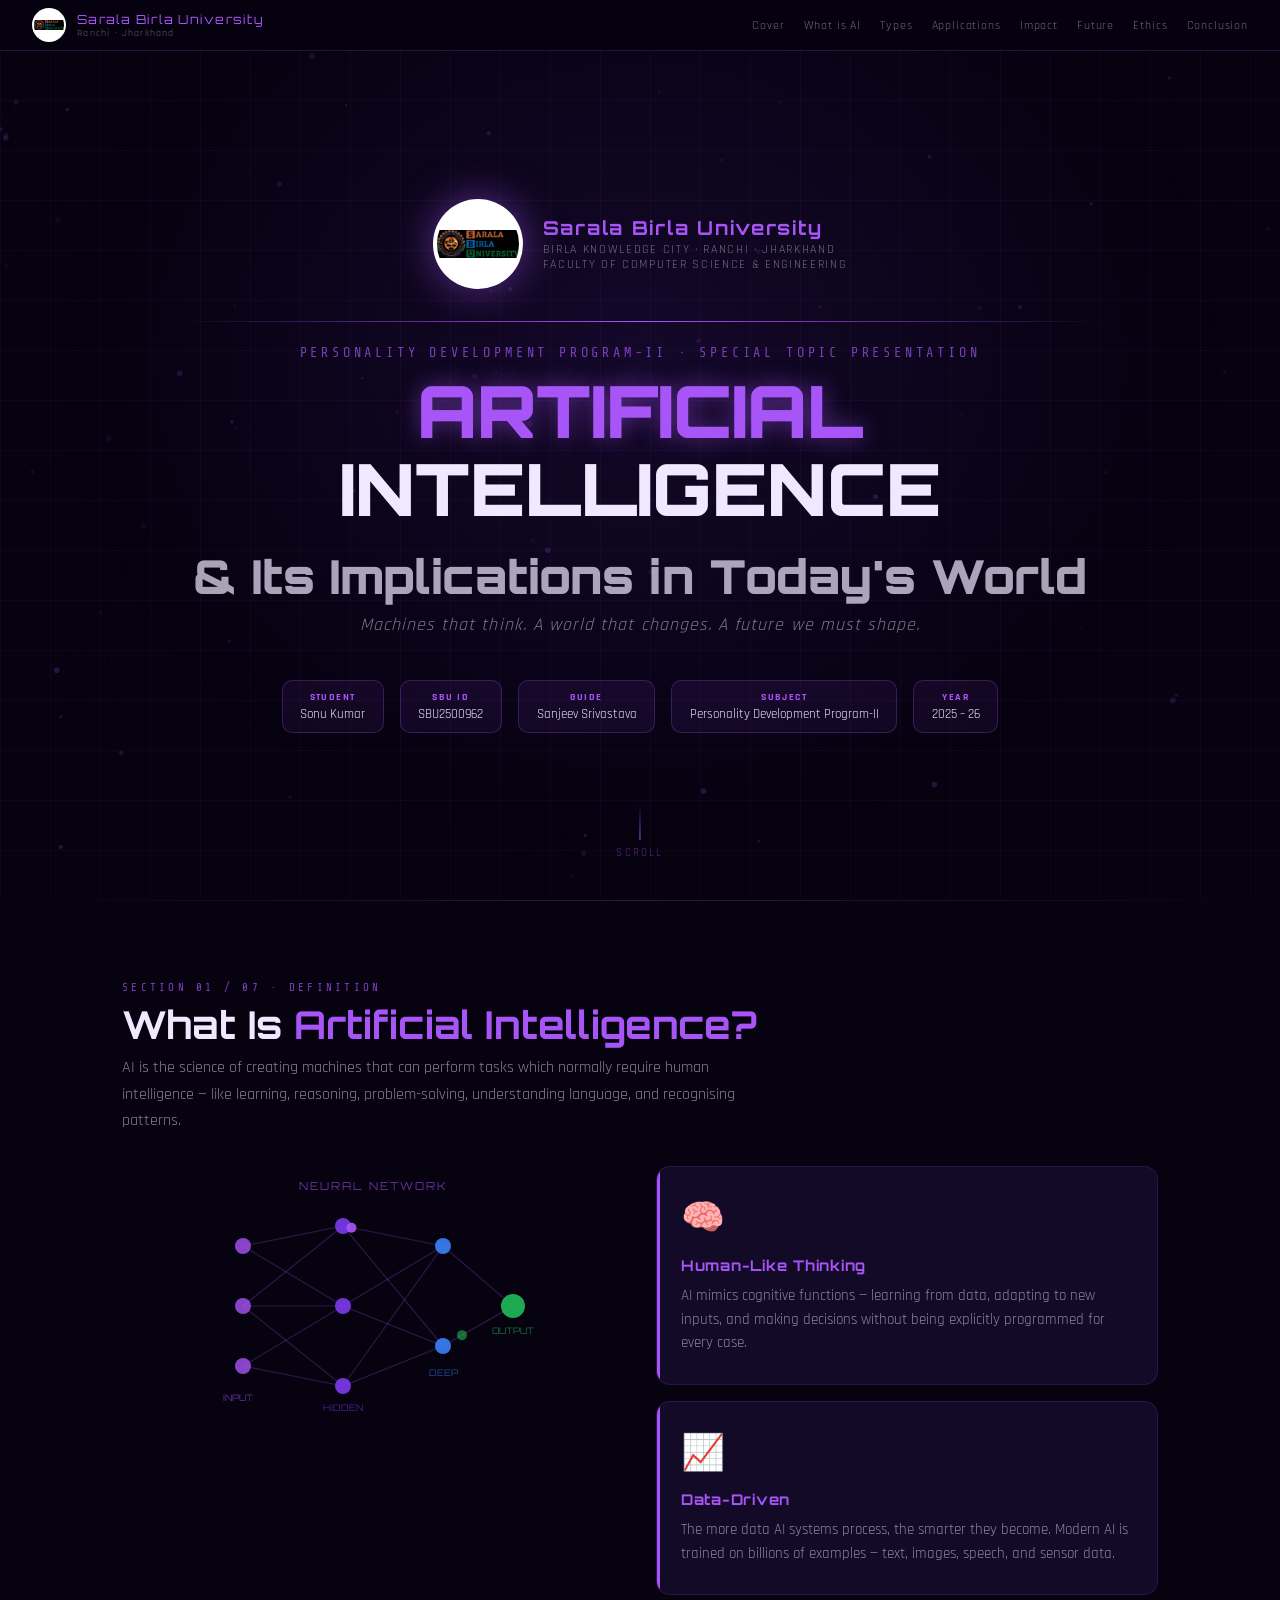
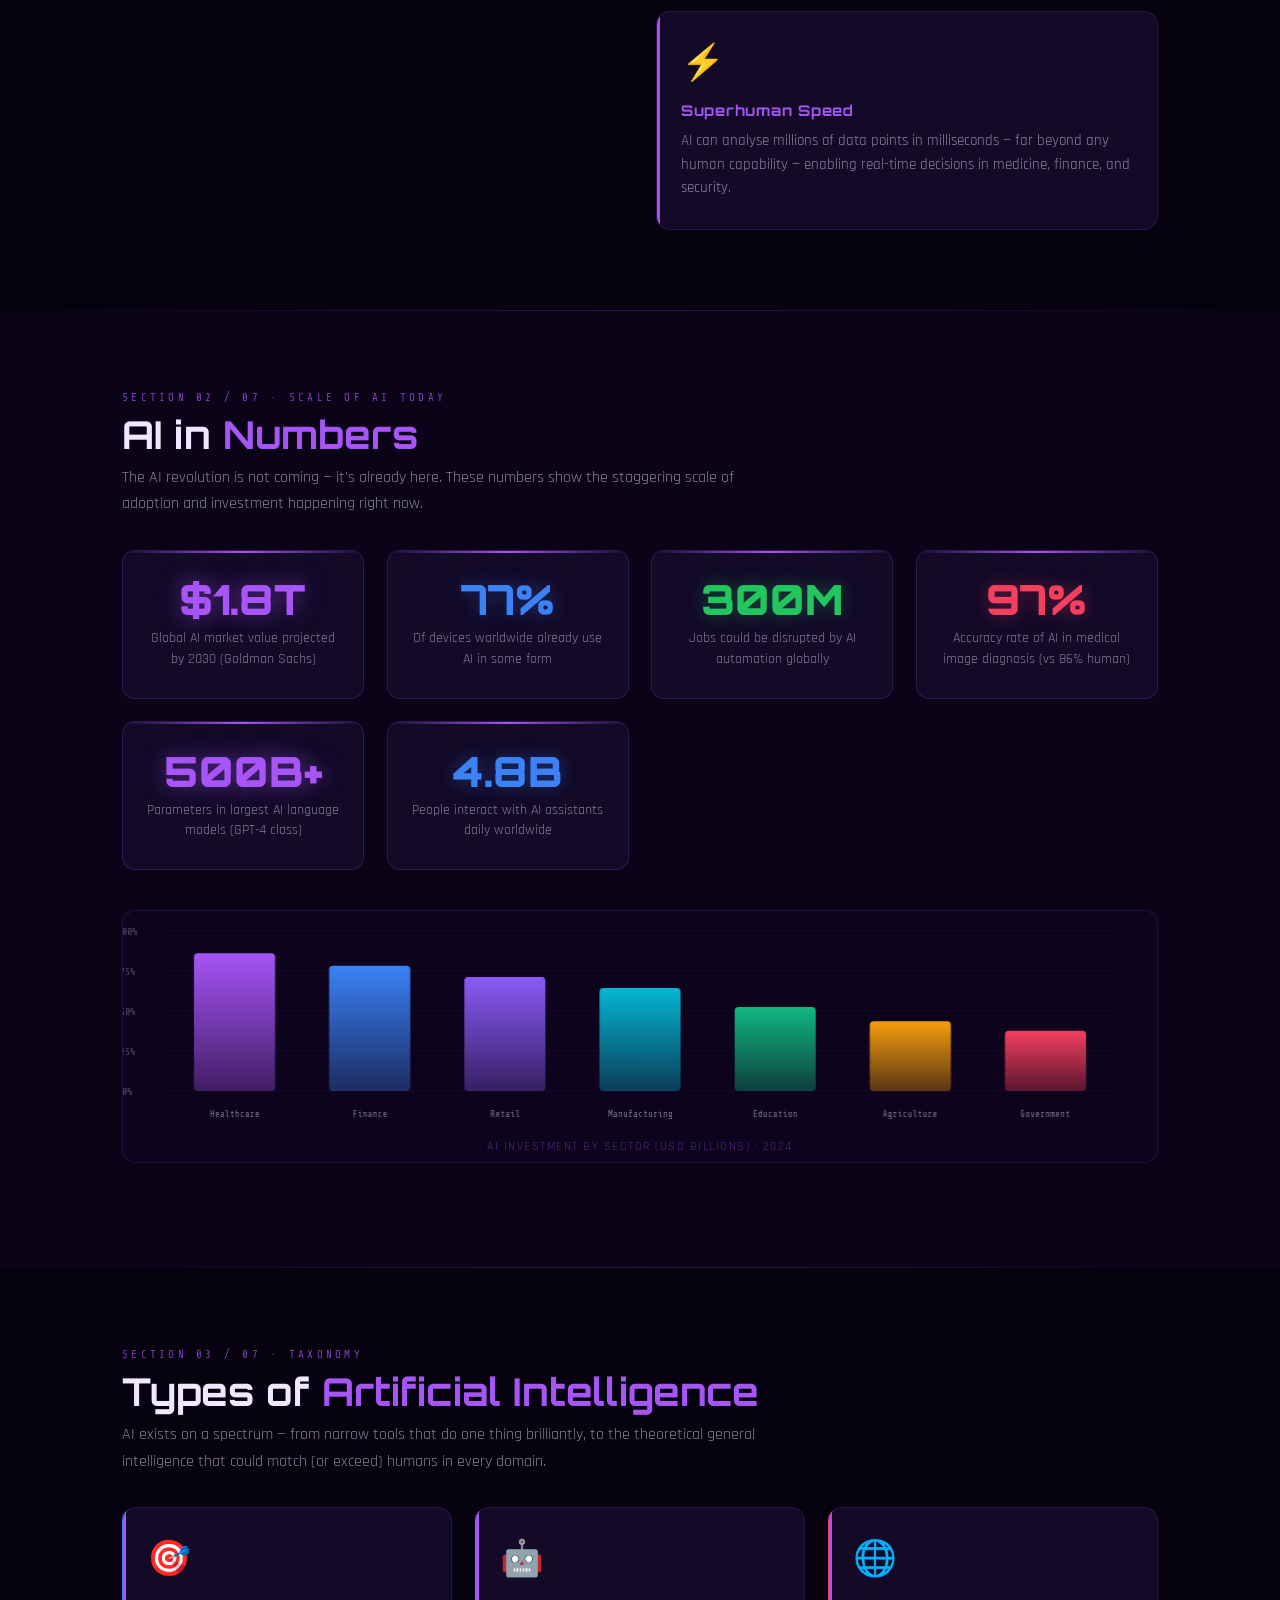
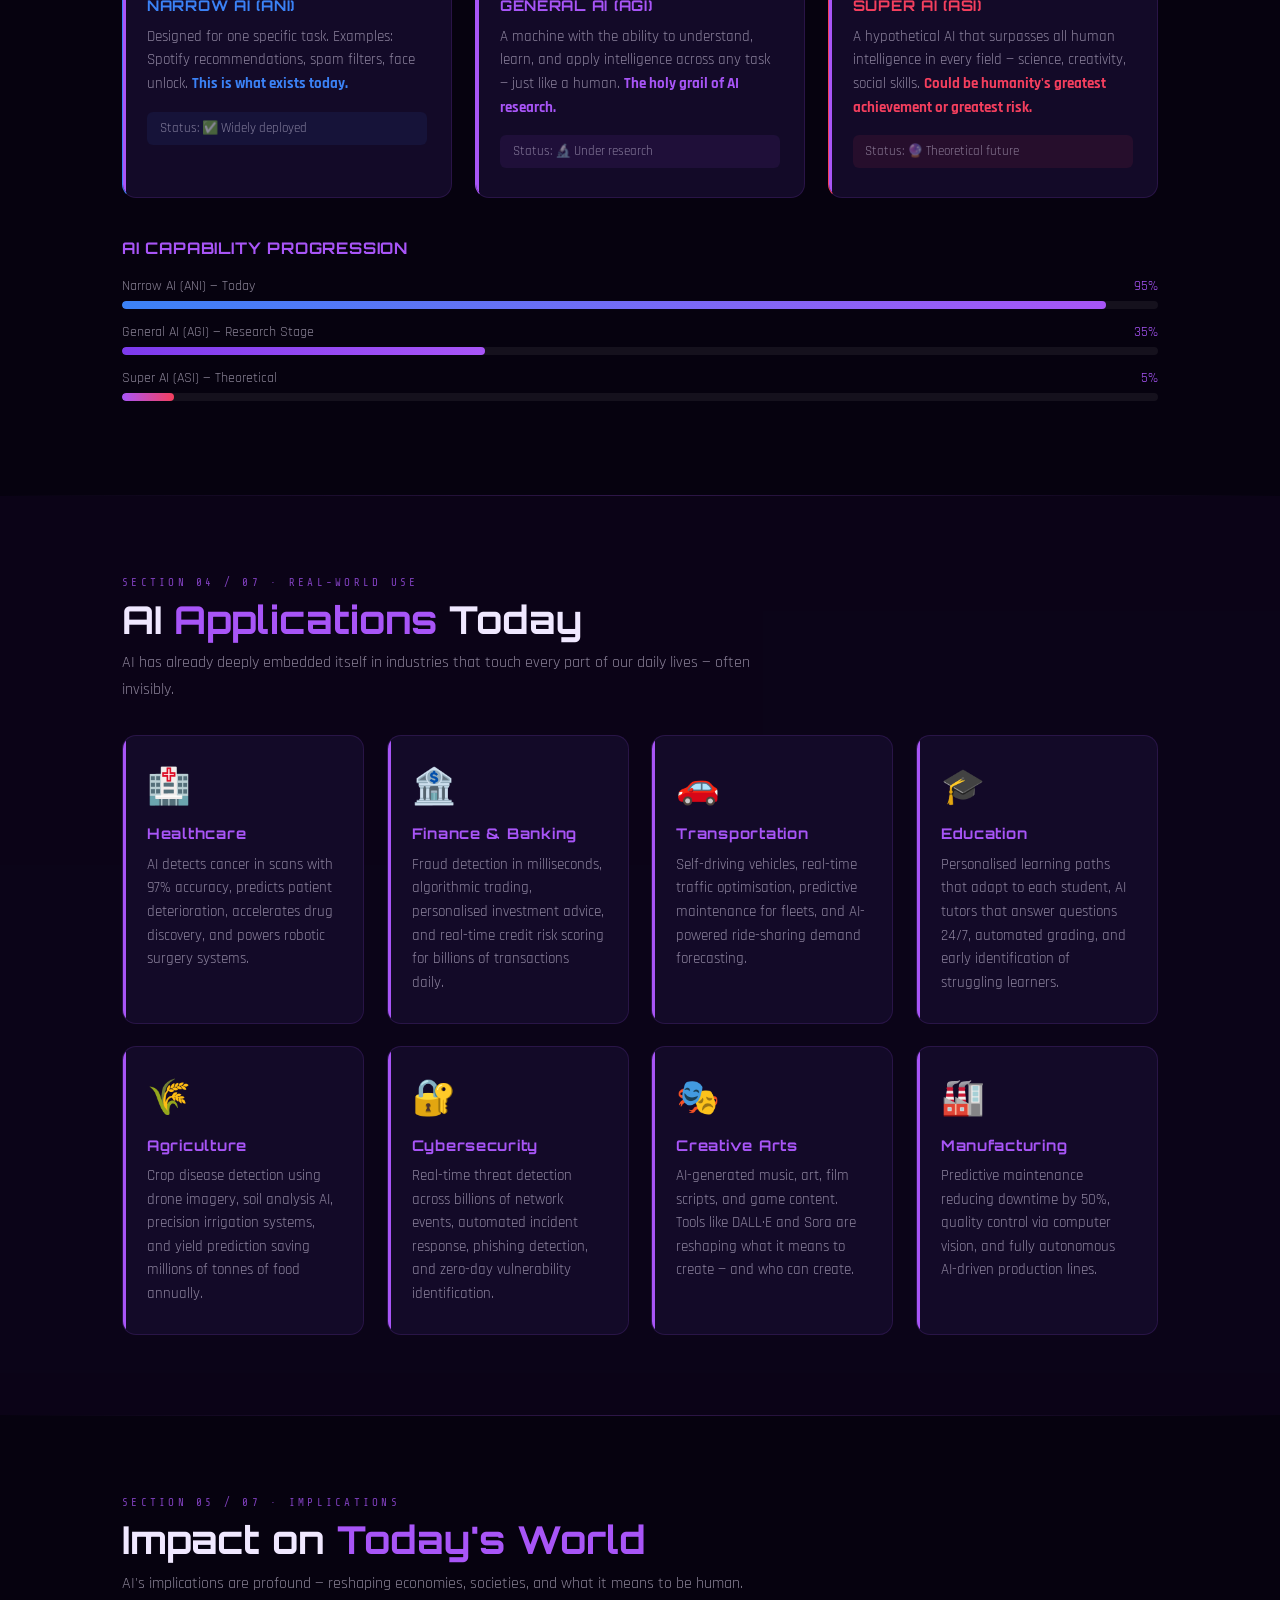
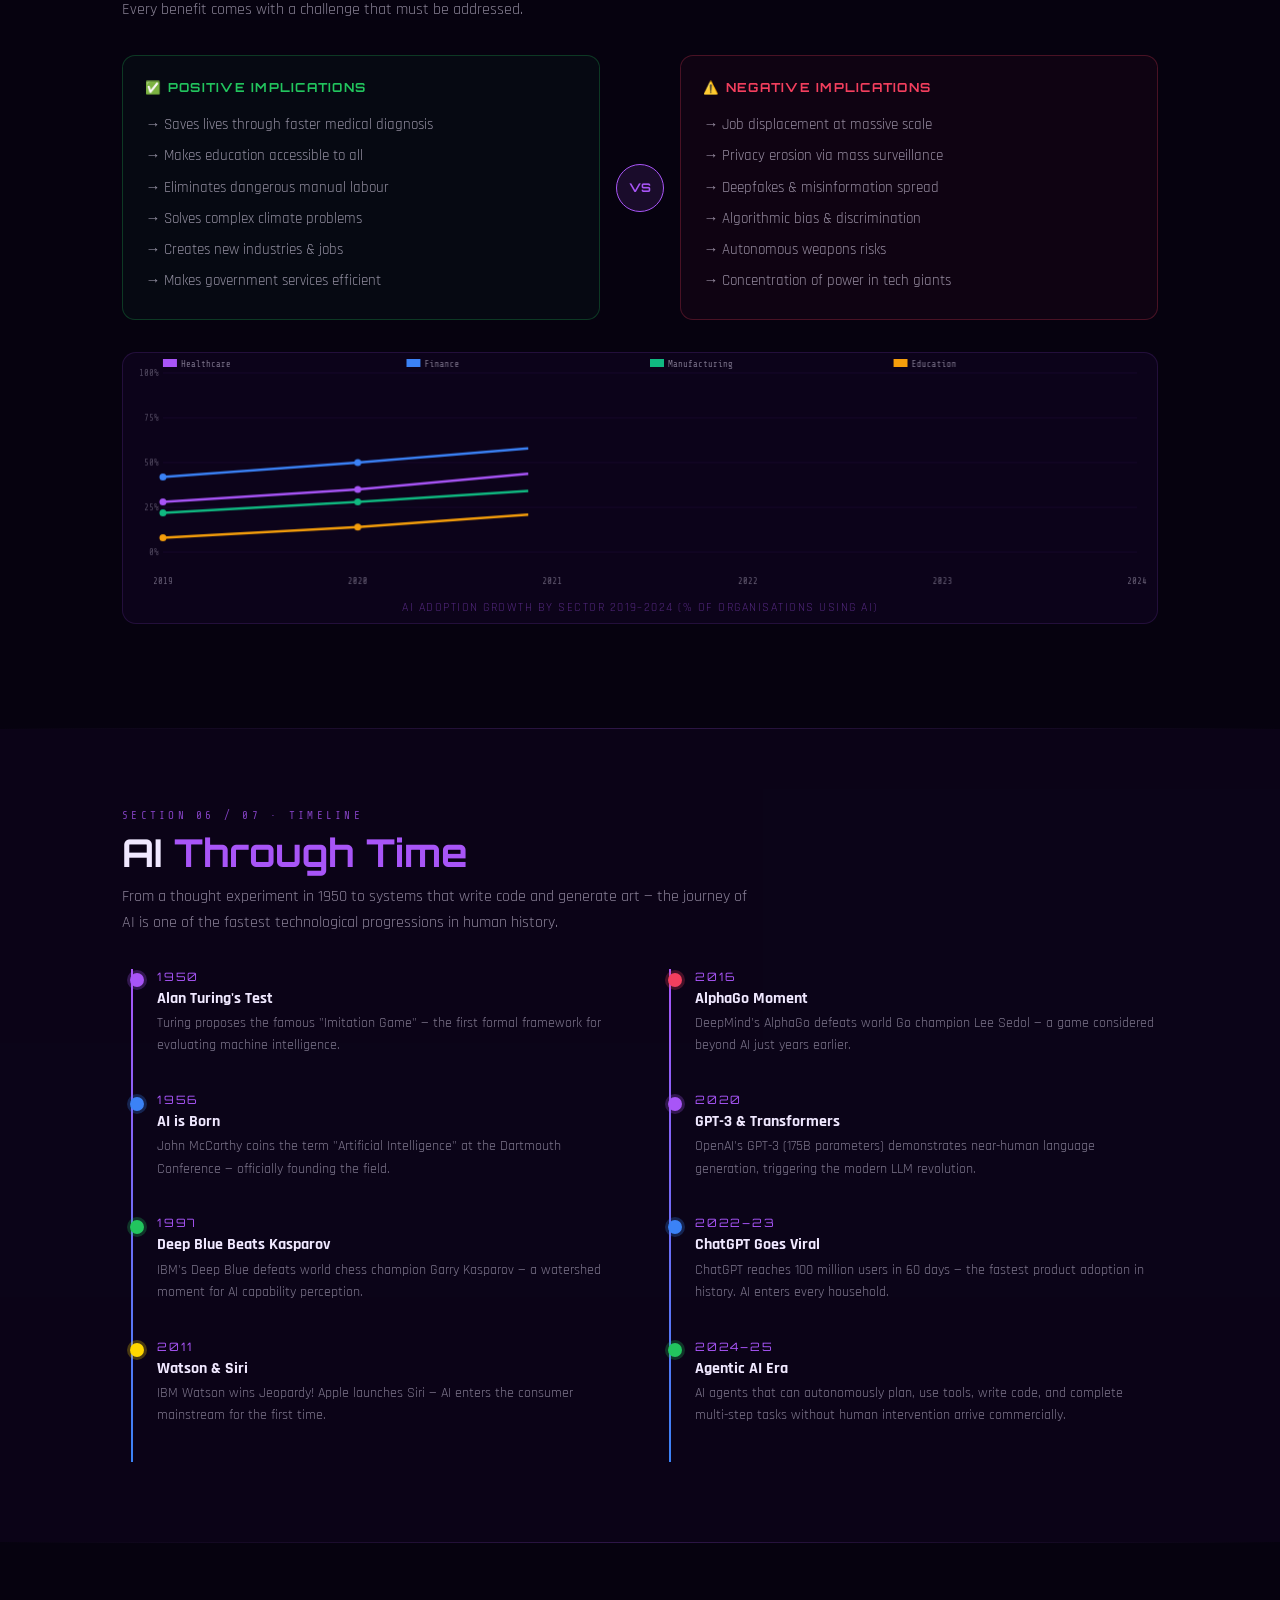
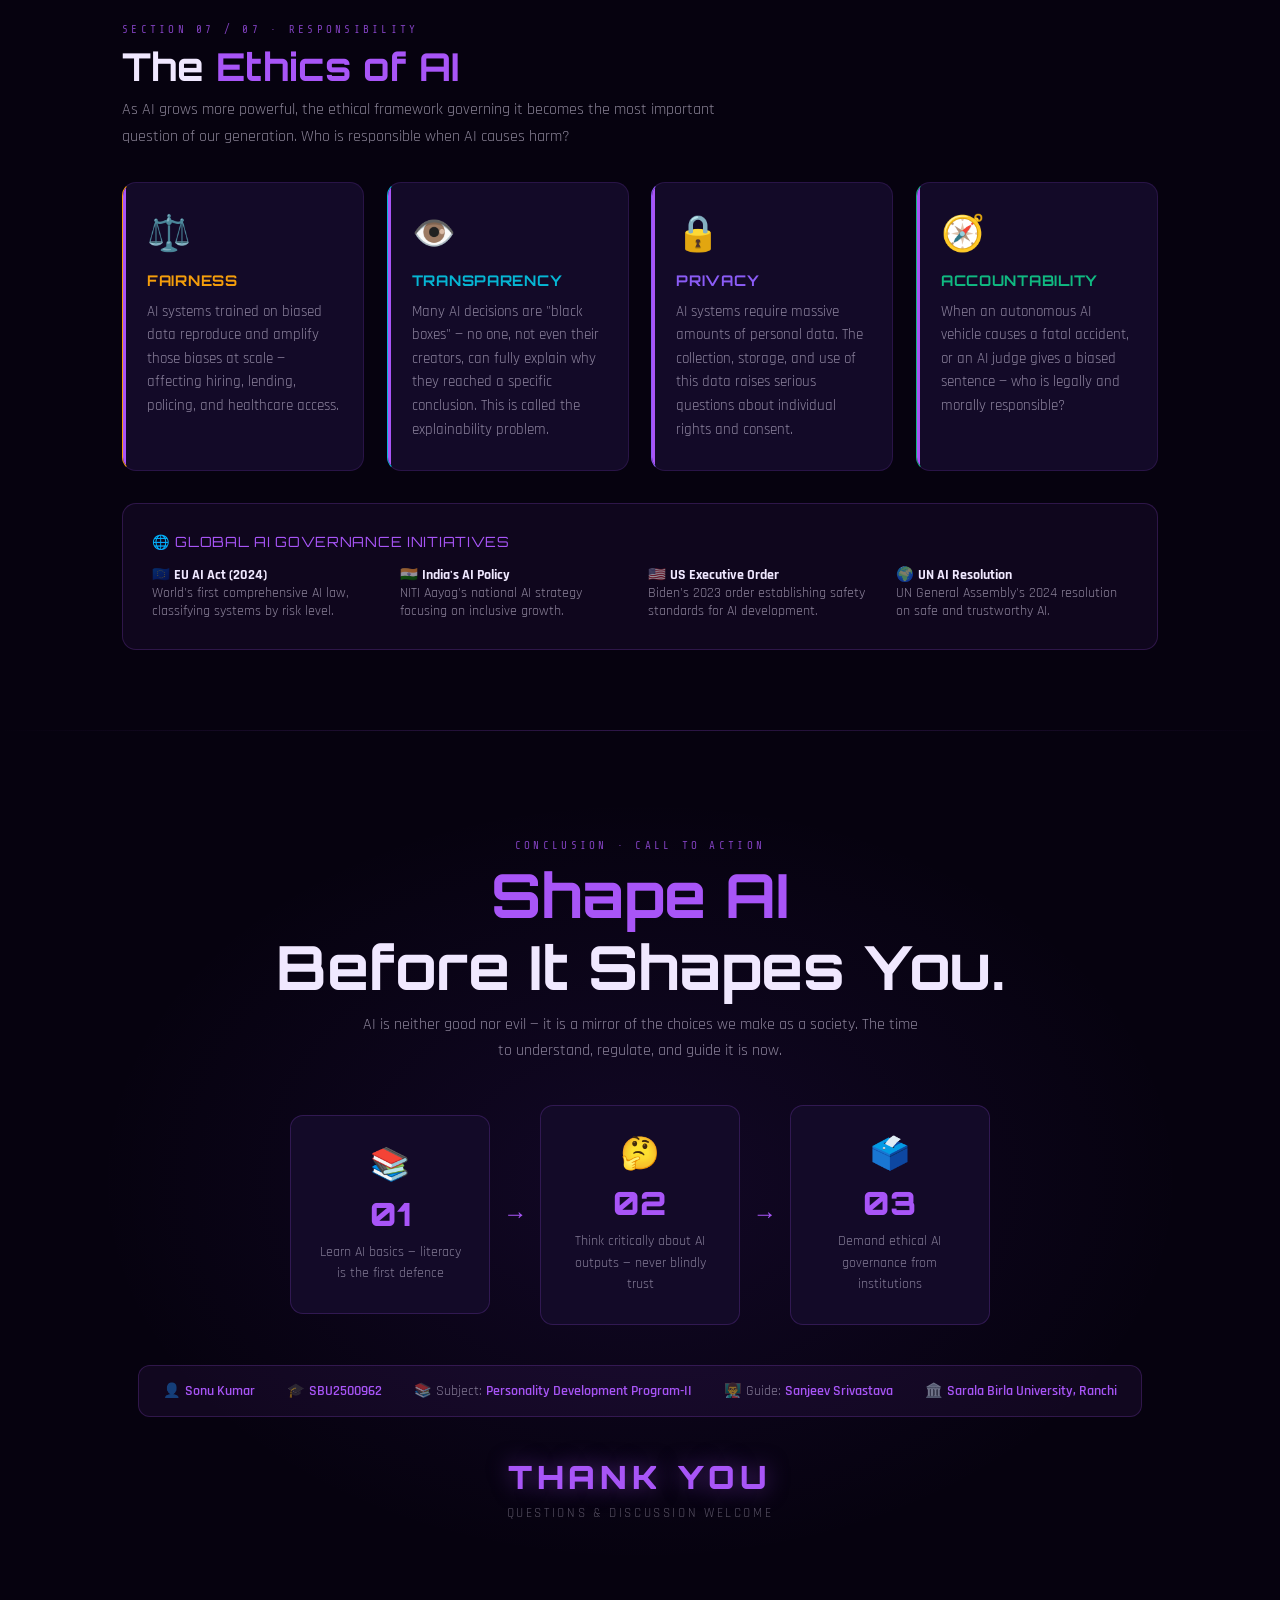
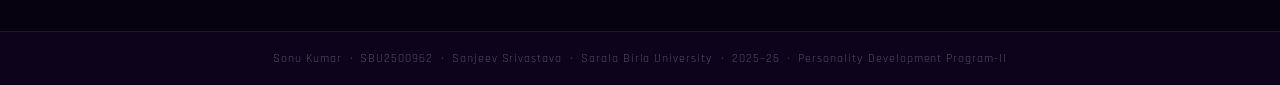
<file: Html/Personality Development.html>
<!DOCTYPE html>
<html lang="en">
<head>
<meta charset="UTF-8"/>
<meta name="viewport" content="width=device-width, initial-scale=1.0"/>
<title>AI & Its Implications – Sonu Kumar | SBU</title>
<link href="https://fonts.googleapis.com/css2?family=Orbitron:wght@400;700;900&family=Rajdhani:wght@300;400;600;700&family=Share+Tech+Mono&display=swap" rel="stylesheet"/>
<style>
:root{
  --acc:#a855f7;--acc2:#7c3aed;--blue:#3b82f6;--dark:#06020f;--mid:#100520;
  --card:#130a28;--gold:#ffd700;--green:#22c55e;--red:#f43f5e;--white:#f0e8ff;
  --glow:0 0 22px rgba(168,85,247,.5);
}
*{margin:0;padding:0;box-sizing:border-box;}
html{scroll-behavior:smooth;}
body{background:var(--dark);color:var(--white);font-family:"Rajdhani",sans-serif;overflow-x:hidden;}
::-webkit-scrollbar{width:5px;}
::-webkit-scrollbar-track{background:var(--dark);}
::-webkit-scrollbar-thumb{background:var(--acc);border-radius:3px;}

/* NAV */
nav{position:fixed;top:0;left:0;width:100%;z-index:1000;background:rgba(6,2,15,.93);backdrop-filter:blur(14px);border-bottom:1px solid rgba(168,85,247,.2);padding:.5rem 2rem;display:flex;align-items:center;justify-content:space-between;}
.nav-logo{display:flex;align-items:center;gap:.7rem;}
.nav-logo img{width:34px;height:34px;object-fit:contain;background:white;border-radius:50%;padding:2px;}
.nav-logo-name{font-family:"Orbitron",monospace;font-size:.78rem;color:var(--acc);letter-spacing:.1em;line-height:1.3;}
.nav-logo-sub{font-size:.62rem;color:rgba(240,232,255,.4);letter-spacing:.12em;}
.nav-links{display:flex;gap:1.2rem;}
.nav-links a{color:rgba(240,232,255,.45);font-size:.75rem;text-decoration:none;letter-spacing:.07em;transition:color .2s;}
.nav-links a:hover{color:var(--acc);}

/* PARTICLE CANVAS */
#particle-canvas{position:fixed;inset:0;pointer-events:none;z-index:0;opacity:.35;}

/* COVER */
#cover{min-height:100vh;display:flex;flex-direction:column;align-items:center;justify-content:center;position:relative;overflow:hidden;padding:6rem 2rem 4rem;}
#cover::before{content:"";position:absolute;inset:0;background-image:linear-gradient(rgba(168,85,247,.05) 1px,transparent 1px),linear-gradient(90deg,rgba(168,85,247,.05) 1px,transparent 1px);background-size:50px 50px;animation:gridShift 20s linear infinite;z-index:1;}
@keyframes gridShift{from{background-position:0 0;}to{background-position:50px 50px;}}
#cover::after{content:"";position:absolute;inset:0;background:radial-gradient(ellipse at 50% 40%,rgba(124,58,237,.12) 0%,transparent 65%);z-index:1;}
.cover-inner{position:relative;z-index:2;text-align:center;max-width:940px;width:100%;}

.sbu-logo-wrap{display:flex;align-items:center;justify-content:center;gap:1.2rem;margin-bottom:2rem;animation:fadeDown .9s ease both;}
@keyframes fadeDown{from{opacity:0;transform:translateY(-28px);}to{opacity:1;transform:translateY(0);}}
.sbu-emblem{width:90px;height:90px;object-fit:contain;background:white;border-radius:50%;padding:4px;filter:drop-shadow(0 0 20px rgba(168,85,247,.5));}
.sbu-text{text-align:left;}
.sbu-uni{font-family:"Orbitron",monospace;font-size:1.2rem;font-weight:700;color:var(--acc);letter-spacing:.09em;line-height:1.35;}
.sbu-loc{font-size:.75rem;color:rgba(240,232,255,.45);letter-spacing:.14em;text-transform:uppercase;}
.cover-rule{width:100%;height:1px;background:linear-gradient(90deg,transparent,var(--acc),transparent);margin:1.4rem 0;animation:fadeIn .9s .3s both;}
.cover-course{font-family:"Share Tech Mono",monospace;font-size:.85rem;letter-spacing:.28em;color:rgba(168,85,247,.7);margin-bottom:.8rem;animation:fadeIn .9s .5s both;}
.cover-h1{font-family:"Orbitron",monospace;font-size:clamp(2rem,6vw,4.5rem);font-weight:900;line-height:1.08;margin-bottom:.5rem;animation:fadeIn .9s .7s both;}
.cover-h1 .hl{color:var(--acc);text-shadow:var(--glow);}
.cover-tag{font-size:1.1rem;color:rgba(240,232,255,.5);letter-spacing:.06em;font-style:italic;margin-bottom:2.8rem;animation:fadeIn .9s .9s both;}
.info-pills{display:flex;gap:1rem;flex-wrap:wrap;justify-content:center;animation:fadeIn .9s 1.1s both;}
.pill{background:rgba(168,85,247,.08);border:1px solid rgba(168,85,247,.25);border-radius:10px;padding:.55rem 1.1rem;font-size:.83rem;}
.pill strong{color:var(--acc);display:block;font-size:.65rem;letter-spacing:.14em;text-transform:uppercase;margin-bottom:.12rem;}
.scroll-cue{position:absolute;bottom:2.5rem;left:50%;transform:translateX(-50%);display:flex;flex-direction:column;align-items:center;gap:.4rem;font-size:.68rem;letter-spacing:.2em;color:rgba(168,85,247,.5);animation:bounce 2.2s infinite;z-index:2;}
@keyframes bounce{0%,100%{transform:translateX(-50%) translateY(0);}50%{transform:translateX(-50%) translateY(9px);}}
.scroll-cue::before{content:"";width:1px;height:36px;background:linear-gradient(transparent,var(--acc));}
@keyframes fadeIn{from{opacity:0;transform:translateY(18px);}to{opacity:1;transform:translateY(0);}}

/* SECTIONS */
.sec-wrap{width:100%;}
.sec-wrap.alt{background:rgba(16,5,32,.5);}
.sec-inner{max-width:1100px;margin:0 auto;padding:5rem 2rem;}
.divider{width:100%;height:1px;background:linear-gradient(90deg,transparent,rgba(168,85,247,.25),transparent);}
.sec-tag{font-family:"Share Tech Mono",monospace;font-size:.68rem;letter-spacing:.3em;color:var(--acc);opacity:.75;margin-bottom:.5rem;}
.sec-h2{font-family:"Orbitron",monospace;font-size:clamp(1.4rem,4vw,2.4rem);font-weight:700;line-height:1.18;margin-bottom:.5rem;}
.sec-h2 .ac{color:var(--acc);}
.sec-p{font-size:1rem;color:rgba(240,232,255,.55);line-height:1.65;max-width:640px;margin-bottom:2rem;}
.reveal{opacity:0;transform:translateY(36px);transition:opacity .72s ease,transform .72s ease;}
.reveal.vis{opacity:1;transform:none;}

/* STATS */
.stats-grid{display:grid;grid-template-columns:repeat(auto-fit,minmax(190px,1fr));gap:1.4rem;}
.stat-card{background:var(--card);border:1px solid rgba(168,85,247,.2);border-radius:13px;padding:1.8rem 1.4rem;text-align:center;transition:transform .3s,box-shadow .3s;position:relative;overflow:hidden;}
.stat-card::before{content:"";position:absolute;top:0;left:0;right:0;height:2px;background:linear-gradient(90deg,transparent,var(--acc),transparent);}
.stat-card:hover{transform:translateY(-5px);box-shadow:0 10px 36px rgba(168,85,247,.2);}
.stat-num{font-family:"Orbitron",monospace;font-size:2.6rem;font-weight:900;line-height:1;}
.stat-num.r{color:var(--red);text-shadow:0 0 18px rgba(244,63,94,.35);}
.stat-num.b{color:var(--blue);text-shadow:0 0 18px rgba(59,130,246,.35);}
.stat-num.p{color:var(--acc);text-shadow:var(--glow);}
.stat-num.g{color:var(--green);text-shadow:0 0 18px rgba(34,197,94,.35);}
.stat-lbl{font-size:.88rem;color:rgba(240,232,255,.5);margin-top:.45rem;line-height:1.45;}

/* CARDS */
.card-grid{display:grid;grid-template-columns:repeat(auto-fit,minmax(240px,1fr));gap:1.4rem;}
.ai-card{background:var(--card);border-radius:14px;padding:1.8rem 1.5rem;border:1px solid rgba(168,85,247,.15);transition:transform .3s,box-shadow .3s;position:relative;overflow:hidden;}
.ai-card::after{content:"";position:absolute;top:0;left:0;width:3px;height:100%;background:var(--acc);}
.ai-card:hover{transform:translateY(-5px);box-shadow:0 12px 38px rgba(168,85,247,.18);}
.ai-card .icon{font-size:2.2rem;margin-bottom:.9rem;display:block;}
.ai-card h3{font-family:"Orbitron",monospace;font-size:.92rem;color:var(--acc);letter-spacing:.05em;margin-bottom:.6rem;}
.ai-card p{font-size:.92rem;color:rgba(240,232,255,.55);line-height:1.6;}

/* TIMELINE */
.timeline{position:relative;padding-left:2.2rem;}
.timeline::before{content:"";position:absolute;left:.55rem;top:0;bottom:0;width:2px;background:linear-gradient(to bottom,var(--acc),var(--blue));}
.tl-item{position:relative;margin-bottom:2.2rem;}
.tl-dot{position:absolute;left:-1.68rem;top:.3rem;width:14px;height:14px;border-radius:50%;background:var(--acc);box-shadow:0 0 0 3px rgba(168,85,247,.25);animation:pulse-dot 2s ease-in-out infinite;}
@keyframes pulse-dot{0%,100%{box-shadow:0 0 0 3px rgba(168,85,247,.25);}50%{box-shadow:0 0 0 7px rgba(168,85,247,.08);}}
.tl-year{font-family:"Orbitron",monospace;font-size:.72rem;color:var(--acc);letter-spacing:.15em;margin-bottom:.25rem;}
.tl-title{font-size:1.02rem;font-weight:700;margin-bottom:.22rem;}
.tl-desc{font-size:.9rem;color:rgba(240,232,255,.5);line-height:1.55;}

/* PROGRESS */
.prog-wrap{margin:.9rem 0;}
.prog-lbl{display:flex;justify-content:space-between;font-size:.85rem;color:rgba(240,232,255,.55);margin-bottom:.35rem;}
.prog-track{height:8px;background:rgba(255,255,255,.06);border-radius:4px;overflow:hidden;}
.prog-fill{height:100%;border-radius:4px;background:linear-gradient(90deg,var(--acc2),var(--acc));width:0;transition:width 1.6s cubic-bezier(.25,1,.5,1);}

/* BRAIN SVG WRAP */
.brain-wrap{display:flex;align-items:center;justify-content:center;min-height:280px;}

/* BA GRID */
.ba-grid{display:grid;grid-template-columns:1fr 48px 1fr;align-items:center;gap:1rem;}
.ba-vs{width:48px;height:48px;border-radius:50%;background:rgba(168,85,247,.12);border:1.5px solid var(--acc);display:flex;align-items:center;justify-content:center;font-size:.75rem;font-weight:700;color:var(--acc);font-family:"Orbitron",monospace;text-align:center;}
.ba-card{background:var(--card);border-radius:13px;padding:1.4rem;}
.ba-card h4{font-family:"Orbitron",monospace;font-size:.78rem;letter-spacing:.1em;margin-bottom:.9rem;}

/* CANVAS */
.cv-wrap{background:rgba(16,5,32,.7);border:1px solid rgba(168,85,247,.15);border-radius:14px;overflow:hidden;margin:1.5rem 0;}
canvas{display:block;width:100%!important;}
.cv-caption{text-align:center;font-size:.72rem;color:rgba(168,85,247,.45);letter-spacing:.13em;padding:.5rem;}

/* CTA */
#cta{background:radial-gradient(ellipse at 50% 50%,rgba(124,58,237,.12) 0%,transparent 60%),var(--dark);}
.cta-steps{display:flex;justify-content:center;gap:0;flex-wrap:wrap;align-items:center;margin:2.5rem 0;}
.cta-step{background:var(--card);border:1px solid rgba(168,85,247,.2);border-radius:13px;padding:1.8rem 1.4rem;text-align:center;width:200px;}
.cta-arrow{font-size:1.5rem;color:var(--acc);padding:0 .8rem;animation:pulse-arr 2s ease-in-out infinite;}
@keyframes pulse-arr{0%,100%{opacity:.5;transform:scaleX(1);}50%{opacity:1;transform:scaleX(1.2);}}
.step-num{font-family:"Orbitron",monospace;font-size:2rem;font-weight:900;color:var(--acc);}
.step-txt{font-size:.88rem;color:rgba(240,232,255,.5);margin-top:.5rem;line-height:1.5;}
.contact-bar{background:rgba(168,85,247,.07);border:1px solid rgba(168,85,247,.2);border-radius:12px;padding:1rem 1.5rem;display:flex;justify-content:center;gap:2rem;flex-wrap:wrap;margin-top:2rem;}
.contact-item{font-size:.88rem;color:rgba(240,232,255,.5);}
.contact-item span{color:var(--acc);font-weight:600;}

/* NEURAL NET ANIM */
.neural-node{animation:nodeGlow 3s ease-in-out infinite;}
@keyframes nodeGlow{0%,100%{opacity:.6;r:5;}50%{opacity:1;r:7;}}
.neural-link{animation:linkPulse 2.5s ease-in-out infinite;}
@keyframes linkPulse{0%,100%{opacity:.15;}50%{opacity:.55;}}

/* FOOTER */
footer{background:rgba(16,5,32,.8);border-top:1px solid rgba(168,85,247,.15);padding:1.2rem 2rem;text-align:center;font-size:.75rem;color:rgba(240,232,255,.3);letter-spacing:.08em;}

@media(max-width:600px){.ba-grid{grid-template-columns:1fr;}.ba-vs{display:none;}.cta-steps{flex-direction:column;align-items:center;}.cta-arrow{transform:rotate(90deg);}nav .nav-links{display:none;}}
</style>
</head>
<body>

<!-- PARTICLE BG -->
<canvas id="particle-canvas"></canvas>

<!-- NAV -->
<nav>
  <div class="nav-logo">
    <img src="[data-uri]" alt="SBU Logo"/>
    <div>
      <div class="nav-logo-name">Sarala Birla University</div>
      <div class="nav-logo-sub">Ranchi · Jharkhand</div>
    </div>
  </div>
  <div class="nav-links">
    <a href="#cover">Cover</a>
    <a href="#what">What is AI</a>
    <a href="#types">Types</a>
    <a href="#applications">Applications</a>
    <a href="#impact">Impact</a>
    <a href="#future">Future</a>
    <a href="#ethics">Ethics</a>
    <a href="#cta">Conclusion</a>
  </div>
</nav>

<!-- ═══ SLIDE 1 — COVER ═══ -->
<section id="cover">
  <div class="cover-inner">
    <div class="sbu-logo-wrap">
      <img src="[data-uri]" class="sbu-emblem" alt="SBU Logo"/>
      <div class="sbu-text">
        <div class="sbu-uni">Sarala Birla University</div>
        <div class="sbu-loc">Birla Knowledge City · Ranchi · Jharkhand</div>
        <div class="sbu-loc">Faculty of Computer Science & Engineering</div>
      </div>
    </div>
    <div class="cover-rule"></div>
    <div class="cover-course">PERSONALITY DEVELOPMENT PROGRAM-II · SPECIAL TOPIC PRESENTATION</div>
    <h1 class="cover-h1">
      <span class="hl">ARTIFICIAL</span><br>
      INTELLIGENCE<br>
      <span style="font-size:.65em;color:rgba(240,232,255,.7);">&amp; Its Implications in Today's World</span>
    </h1>
    <p class="cover-tag">Machines that think. A world that changes. A future we must shape.</p>
    <div class="info-pills">
      <div class="pill"><strong>Student</strong>Sonu Kumar</div>
      <div class="pill"><strong>SBU ID</strong>SBU2500962</div>
      <div class="pill"><strong>Guide</strong>Sanjeev Srivastava</div>
      <div class="pill"><strong>Subject</strong>Personality Development Program-II</div>
      <div class="pill"><strong>Year</strong>2025 – 26</div>
    </div>
  </div>
  <div class="scroll-cue">SCROLL</div>
</section>

<div class="divider"></div>

<!-- ═══ SLIDE 2 — WHAT IS AI ═══ -->
<section class="sec-wrap" id="what">
  <div class="sec-inner">
    <div class="reveal">
      <div class="sec-tag">SECTION 01 / 07 · DEFINITION</div>
      <h2 class="sec-h2">What Is <span class="ac">Artificial Intelligence?</span></h2>
      <p class="sec-p">AI is the science of creating machines that can perform tasks which normally require human intelligence — like learning, reasoning, problem-solving, understanding language, and recognising patterns.</p>
    </div>
    <div style="display:grid;grid-template-columns:1fr 1fr;gap:2rem;align-items:start;" class="reveal">
      <div>
        <!-- Animated neural net SVG -->
        <div class="brain-wrap">
          <svg viewBox="0 0 380 280" xmlns="http://www.w3.org/2000/svg" style="width:100%;max-width:380px;">
            <!-- Links -->
            <g stroke="rgba(168,85,247,.25)" stroke-width="1.2">
              <line x1="60" y1="80" x2="160" y2="60" class="neural-link" style="animation-delay:.1s"/>
              <line x1="60" y1="80" x2="160" y2="140" class="neural-link" style="animation-delay:.4s"/>
              <line x1="60" y1="140" x2="160" y2="60" class="neural-link" style="animation-delay:.7s"/>
              <line x1="60" y1="140" x2="160" y2="140" class="neural-link" style="animation-delay:.2s"/>
              <line x1="60" y1="140" x2="160" y2="220" class="neural-link" style="animation-delay:.9s"/>
              <line x1="60" y1="200" x2="160" y2="140" class="neural-link" style="animation-delay:.3s"/>
              <line x1="60" y1="200" x2="160" y2="220" class="neural-link" style="animation-delay:.6s"/>
              <line x1="160" y1="60" x2="260" y2="80" class="neural-link" style="animation-delay:.5s"/>
              <line x1="160" y1="60" x2="260" y2="180" class="neural-link" style="animation-delay:.2s"/>
              <line x1="160" y1="140" x2="260" y2="80" class="neural-link" style="animation-delay:.8s"/>
              <line x1="160" y1="140" x2="260" y2="180" class="neural-link" style="animation-delay:.1s"/>
              <line x1="160" y1="220" x2="260" y2="80" class="neural-link" style="animation-delay:.4s"/>
              <line x1="160" y1="220" x2="260" y2="180" class="neural-link" style="animation-delay:.6s"/>
              <line x1="260" y1="80" x2="330" y2="140" class="neural-link" style="animation-delay:.3s"/>
              <line x1="260" y1="180" x2="330" y2="140" class="neural-link" style="animation-delay:.7s"/>
              <!-- Animated data pulse -->
              <line x1="60" y1="140" x2="330" y2="140" stroke="rgba(168,85,247,0)" stroke-width="0">
                <animate attributeName="stroke" values="rgba(168,85,247,0);rgba(168,85,247,.6);rgba(168,85,247,0)" dur="2s" repeatCount="indefinite"/>
              </line>
            </g>
            <!-- Nodes layer 1 -->
            <circle cx="60" cy="80" r="8" fill="rgba(168,85,247,.8)" class="neural-node" style="animation-delay:0s"/>
            <circle cx="60" cy="140" r="8" fill="rgba(168,85,247,.8)" class="neural-node" style="animation-delay:.5s"/>
            <circle cx="60" cy="200" r="8" fill="rgba(168,85,247,.8)" class="neural-node" style="animation-delay:1s"/>
            <!-- Layer 2 -->
            <circle cx="160" cy="60" r="8" fill="rgba(124,58,237,.9)" class="neural-node" style="animation-delay:.2s"/>
            <circle cx="160" cy="140" r="8" fill="rgba(124,58,237,.9)" class="neural-node" style="animation-delay:.7s"/>
            <circle cx="160" cy="220" r="8" fill="rgba(124,58,237,.9)" class="neural-node" style="animation-delay:1.2s"/>
            <!-- Layer 3 -->
            <circle cx="260" cy="80" r="8" fill="rgba(59,130,246,.9)" class="neural-node" style="animation-delay:.4s"/>
            <circle cx="260" cy="180" r="8" fill="rgba(59,130,246,.9)" class="neural-node" style="animation-delay:.9s"/>
            <!-- Output -->
            <circle cx="330" cy="140" r="12" fill="rgba(34,197,94,.85)" class="neural-node" style="animation-delay:.6s"/>
            <!-- Animated signal dot -->
            <circle r="5" fill="rgba(168,85,247,.9)">
              <animateMotion dur="2.2s" repeatCount="indefinite" path="M60,140 L160,60 L260,80 L330,140"/>
              <animate attributeName="opacity" values="0;1;1;0" dur="2.2s" repeatCount="indefinite"/>
            </circle>
            <circle r="5" fill="rgba(34,197,94,.9)">
              <animateMotion dur="2.8s" repeatCount="indefinite" begin="0.9s" path="M60,200 L160,220 L260,180 L330,140"/>
              <animate attributeName="opacity" values="0;1;1;0" dur="2.8s" repeatCount="indefinite" begin="0.9s"/>
            </circle>
            <!-- Layer labels -->
            <text x="55" y="235" fill="rgba(168,85,247,.55)" font-size="9" text-anchor="middle" font-family="Orbitron,monospace">INPUT</text>
            <text x="160" y="245" fill="rgba(124,58,237,.55)" font-size="9" text-anchor="middle" font-family="Orbitron,monospace">HIDDEN</text>
            <text x="260" y="210" fill="rgba(59,130,246,.55)" font-size="9" text-anchor="middle" font-family="Orbitron,monospace">DEEP</text>
            <text x="330" y="168" fill="rgba(34,197,94,.55)" font-size="9" text-anchor="middle" font-family="Orbitron,monospace">OUTPUT</text>
            <!-- Title -->
            <text x="190" y="24" fill="rgba(168,85,247,.6)" font-size="11" text-anchor="middle" font-family="Orbitron,monospace" letter-spacing="2">NEURAL NETWORK</text>
          </svg>
        </div>
      </div>
      <div>
        <div class="ai-card" style="margin-bottom:1rem;">
          <span class="icon">🧠</span>
          <h3>Human-Like Thinking</h3>
          <p>AI mimics cognitive functions — learning from data, adapting to new inputs, and making decisions without being explicitly programmed for every case.</p>
        </div>
        <div class="ai-card" style="margin-bottom:1rem;">
          <span class="icon">📈</span>
          <h3>Data-Driven</h3>
          <p>The more data AI systems process, the smarter they become. Modern AI is trained on billions of examples — text, images, speech, and sensor data.</p>
        </div>
        <div class="ai-card">
          <span class="icon">⚡</span>
          <h3>Superhuman Speed</h3>
          <p>AI can analyse millions of data points in milliseconds — far beyond any human capability — enabling real-time decisions in medicine, finance, and security.</p>
        </div>
      </div>
    </div>
  </div>
</section>

<div class="divider"></div>

<!-- ═══ SLIDE 3 — THE NUMBERS ═══ -->
<section class="sec-wrap alt" id="numbers">
  <div class="sec-inner">
    <div class="reveal">
      <div class="sec-tag">SECTION 02 / 07 · SCALE OF AI TODAY</div>
      <h2 class="sec-h2">AI in <span class="ac">Numbers</span></h2>
      <p class="sec-p">The AI revolution is not coming — it's already here. These numbers show the staggering scale of adoption and investment happening right now.</p>
    </div>
    <div class="stats-grid reveal">
      <div class="stat-card"><div class="stat-num p">$1.8T</div><div class="stat-lbl">Global AI market value projected by 2030 (Goldman Sachs)</div></div>
      <div class="stat-card"><div class="stat-num b">77%</div><div class="stat-lbl">Of devices worldwide already use AI in some form</div></div>
      <div class="stat-card"><div class="stat-num g">300M</div><div class="stat-lbl">Jobs could be disrupted by AI automation globally</div></div>
      <div class="stat-card"><div class="stat-num r">97%</div><div class="stat-lbl">Accuracy rate of AI in medical image diagnosis (vs 86% human)</div></div>
      <div class="stat-card"><div class="stat-num p">500B+</div><div class="stat-lbl">Parameters in largest AI language models (GPT-4 class)</div></div>
      <div class="stat-card"><div class="stat-num b">4.8B</div><div class="stat-lbl">People interact with AI assistants daily worldwide</div></div>
    </div>

    <!-- Bar chart canvas -->
    <div class="cv-wrap reveal" style="margin-top:2.5rem;">
      <canvas id="bar-chart" height="220"></canvas>
      <div class="cv-caption">AI INVESTMENT BY SECTOR (USD BILLIONS) · 2024</div>
    </div>
  </div>
</section>

<div class="divider"></div>

<!-- ═══ SLIDE 4 — TYPES OF AI ═══ -->
<section class="sec-wrap" id="types">
  <div class="sec-inner">
    <div class="reveal">
      <div class="sec-tag">SECTION 03 / 07 · TAXONOMY</div>
      <h2 class="sec-h2">Types of <span class="ac">Artificial Intelligence</span></h2>
      <p class="sec-p">AI exists on a spectrum — from narrow tools that do one thing brilliantly, to the theoretical general intelligence that could match (or exceed) humans in every domain.</p>
    </div>
    <div class="card-grid reveal">
      <div class="ai-card" style="border-left-color:#3b82f6;">
        <span class="icon">🎯</span>
        <h3 style="color:#3b82f6;">NARROW AI (ANI)</h3>
        <p>Designed for one specific task. Examples: Spotify recommendations, spam filters, face unlock. <strong style="color:#3b82f6;">This is what exists today.</strong></p>
        <div style="margin-top:1rem;padding:.5rem .8rem;background:rgba(59,130,246,.08);border-radius:6px;font-size:.82rem;color:rgba(240,232,255,.5);">Status: ✅ Widely deployed</div>
      </div>
      <div class="ai-card" style="border-left-color:var(--acc);">
        <span class="icon">🤖</span>
        <h3>GENERAL AI (AGI)</h3>
        <p>A machine with the ability to understand, learn, and apply intelligence across any task — just like a human. <strong style="color:var(--acc);">The holy grail of AI research.</strong></p>
        <div style="margin-top:1rem;padding:.5rem .8rem;background:rgba(168,85,247,.08);border-radius:6px;font-size:.82rem;color:rgba(240,232,255,.5);">Status: 🔬 Under research</div>
      </div>
      <div class="ai-card" style="border-left-color:var(--red);">
        <span class="icon">🌐</span>
        <h3 style="color:var(--red);">SUPER AI (ASI)</h3>
        <p>A hypothetical AI that surpasses all human intelligence in every field — science, creativity, social skills. <strong style="color:var(--red);">Could be humanity's greatest achievement or greatest risk.</strong></p>
        <div style="margin-top:1rem;padding:.5rem .8rem;background:rgba(244,63,94,.08);border-radius:6px;font-size:.82rem;color:rgba(240,232,255,.5);">Status: 🔮 Theoretical future</div>
      </div>
    </div>

    <div style="margin-top:2.5rem;" class="reveal">
      <h3 style="font-family:'Orbitron',monospace;font-size:1rem;color:var(--acc);margin-bottom:1.2rem;letter-spacing:.05em;">AI CAPABILITY PROGRESSION</h3>
      <div class="prog-wrap"><div class="prog-lbl"><span>Narrow AI (ANI) — Today</span><span style="color:var(--acc);">95%</span></div><div class="prog-track"><div class="prog-fill" data-w="95" style="background:linear-gradient(90deg,#3b82f6,var(--acc));"></div></div></div>
      <div class="prog-wrap"><div class="prog-lbl"><span>General AI (AGI) — Research Stage</span><span style="color:var(--acc);">35%</span></div><div class="prog-track"><div class="prog-fill" data-w="35"></div></div></div>
      <div class="prog-wrap"><div class="prog-lbl"><span>Super AI (ASI) — Theoretical</span><span style="color:var(--acc);">5%</span></div><div class="prog-track"><div class="prog-fill" data-w="5" style="background:linear-gradient(90deg,var(--acc),var(--red));"></div></div></div>
    </div>
  </div>
</section>

<div class="divider"></div>

<!-- ═══ SLIDE 5 — APPLICATIONS ═══ -->
<section class="sec-wrap alt" id="applications">
  <div class="sec-inner">
    <div class="reveal">
      <div class="sec-tag">SECTION 04 / 07 · REAL-WORLD USE</div>
      <h2 class="sec-h2">AI <span class="ac">Applications</span> Today</h2>
      <p class="sec-p">AI has already deeply embedded itself in industries that touch every part of our daily lives — often invisibly.</p>
    </div>
    <div class="card-grid reveal">
      <div class="ai-card"><span class="icon">🏥</span><h3>Healthcare</h3><p>AI detects cancer in scans with 97% accuracy, predicts patient deterioration, accelerates drug discovery, and powers robotic surgery systems.</p></div>
      <div class="ai-card"><span class="icon">🏦</span><h3>Finance & Banking</h3><p>Fraud detection in milliseconds, algorithmic trading, personalised investment advice, and real-time credit risk scoring for billions of transactions daily.</p></div>
      <div class="ai-card"><span class="icon">🚗</span><h3>Transportation</h3><p>Self-driving vehicles, real-time traffic optimisation, predictive maintenance for fleets, and AI-powered ride-sharing demand forecasting.</p></div>
      <div class="ai-card"><span class="icon">🎓</span><h3>Education</h3><p>Personalised learning paths that adapt to each student, AI tutors that answer questions 24/7, automated grading, and early identification of struggling learners.</p></div>
      <div class="ai-card"><span class="icon">🌾</span><h3>Agriculture</h3><p>Crop disease detection using drone imagery, soil analysis AI, precision irrigation systems, and yield prediction saving millions of tonnes of food annually.</p></div>
      <div class="ai-card"><span class="icon">🔐</span><h3>Cybersecurity</h3><p>Real-time threat detection across billions of network events, automated incident response, phishing detection, and zero-day vulnerability identification.</p></div>
      <div class="ai-card"><span class="icon">🎭</span><h3>Creative Arts</h3><p>AI-generated music, art, film scripts, and game content. Tools like DALL·E and Sora are reshaping what it means to create — and who can create.</p></div>
      <div class="ai-card"><span class="icon">🏭</span><h3>Manufacturing</h3><p>Predictive maintenance reducing downtime by 50%, quality control via computer vision, and fully autonomous AI-driven production lines.</p></div>
    </div>
  </div>
</section>

<div class="divider"></div>

<!-- ═══ SLIDE 6 — IMPACT ═══ -->
<section class="sec-wrap" id="impact">
  <div class="sec-inner">
    <div class="reveal">
      <div class="sec-tag">SECTION 05 / 07 · IMPLICATIONS</div>
      <h2 class="sec-h2">Impact on <span class="ac">Today's World</span></h2>
      <p class="sec-p">AI's implications are profound — reshaping economies, societies, and what it means to be human. Every benefit comes with a challenge that must be addressed.</p>
    </div>
    <div class="ba-grid reveal">
      <div class="ba-card" style="border:1px solid rgba(34,197,94,.25);background:rgba(34,197,94,.04);">
        <h4 style="color:#22c55e;">✅ POSITIVE IMPLICATIONS</h4>
        <ul style="list-style:none;font-size:.93rem;color:rgba(240,232,255,.6);line-height:2.1;">
          <li>→ Saves lives through faster medical diagnosis</li>
          <li>→ Makes education accessible to all</li>
          <li>→ Eliminates dangerous manual labour</li>
          <li>→ Solves complex climate problems</li>
          <li>→ Creates new industries & jobs</li>
          <li>→ Makes government services efficient</li>
        </ul>
      </div>
      <div class="ba-vs">VS</div>
      <div class="ba-card" style="border:1px solid rgba(244,63,94,.25);background:rgba(244,63,94,.04);">
        <h4 style="color:#f43f5e;">⚠️ NEGATIVE IMPLICATIONS</h4>
        <ul style="list-style:none;font-size:.93rem;color:rgba(240,232,255,.6);line-height:2.1;">
          <li>→ Job displacement at massive scale</li>
          <li>→ Privacy erosion via mass surveillance</li>
          <li>→ Deepfakes & misinformation spread</li>
          <li>→ Algorithmic bias & discrimination</li>
          <li>→ Autonomous weapons risks</li>
          <li>→ Concentration of power in tech giants</li>
        </ul>
      </div>
    </div>

    <!-- Radar / line chart -->
    <div class="cv-wrap reveal" style="margin-top:2rem;">
      <canvas id="impact-chart" height="240"></canvas>
      <div class="cv-caption">AI ADOPTION GROWTH BY SECTOR 2019–2024 (% OF ORGANISATIONS USING AI)</div>
    </div>
  </div>
</section>

<div class="divider"></div>

<!-- ═══ SLIDE 7 — HISTORY TIMELINE ═══ -->
<section class="sec-wrap alt" id="future">
  <div class="sec-inner">
    <div class="reveal">
      <div class="sec-tag">SECTION 06 / 07 · TIMELINE</div>
      <h2 class="sec-h2">AI <span class="ac">Through Time</span></h2>
      <p class="sec-p">From a thought experiment in 1950 to systems that write code and generate art — the journey of AI is one of the fastest technological progressions in human history.</p>
    </div>
    <div style="display:grid;grid-template-columns:1fr 1fr;gap:2.5rem;" class="reveal">
      <div class="timeline">
        <div class="tl-item"><div class="tl-dot"></div><div class="tl-year">1950</div><div class="tl-title">Alan Turing's Test</div><div class="tl-desc">Turing proposes the famous "Imitation Game" — the first formal framework for evaluating machine intelligence.</div></div>
        <div class="tl-item"><div class="tl-dot" style="background:var(--blue);box-shadow:0 0 0 3px rgba(59,130,246,.25);"></div><div class="tl-year">1956</div><div class="tl-title">AI is Born</div><div class="tl-desc">John McCarthy coins the term "Artificial Intelligence" at the Dartmouth Conference — officially founding the field.</div></div>
        <div class="tl-item"><div class="tl-dot" style="background:var(--green);box-shadow:0 0 0 3px rgba(34,197,94,.25);"></div><div class="tl-year">1997</div><div class="tl-title">Deep Blue Beats Kasparov</div><div class="tl-desc">IBM's Deep Blue defeats world chess champion Garry Kasparov — a watershed moment for AI capability perception.</div></div>
        <div class="tl-item"><div class="tl-dot" style="background:var(--gold);box-shadow:0 0 0 3px rgba(255,215,0,.25);"></div><div class="tl-year">2011</div><div class="tl-title">Watson & Siri</div><div class="tl-desc">IBM Watson wins Jeopardy! Apple launches Siri — AI enters the consumer mainstream for the first time.</div></div>
      </div>
      <div class="timeline">
        <div class="tl-item"><div class="tl-dot" style="background:var(--red);box-shadow:0 0 0 3px rgba(244,63,94,.25);"></div><div class="tl-year">2016</div><div class="tl-title">AlphaGo Moment</div><div class="tl-desc">DeepMind's AlphaGo defeats world Go champion Lee Sedol — a game considered beyond AI just years earlier.</div></div>
        <div class="tl-item"><div class="tl-dot"></div><div class="tl-year">2020</div><div class="tl-title">GPT-3 & Transformers</div><div class="tl-desc">OpenAI's GPT-3 (175B parameters) demonstrates near-human language generation, triggering the modern LLM revolution.</div></div>
        <div class="tl-item"><div class="tl-dot" style="background:var(--blue);box-shadow:0 0 0 3px rgba(59,130,246,.25);"></div><div class="tl-year">2022–23</div><div class="tl-title">ChatGPT Goes Viral</div><div class="tl-desc">ChatGPT reaches 100 million users in 60 days — the fastest product adoption in history. AI enters every household.</div></div>
        <div class="tl-item"><div class="tl-dot" style="background:var(--green);box-shadow:0 0 0 3px rgba(34,197,94,.25);"></div><div class="tl-year">2024–25</div><div class="tl-title">Agentic AI Era</div><div class="tl-desc">AI agents that can autonomously plan, use tools, write code, and complete multi-step tasks without human intervention arrive commercially.</div></div>
      </div>
    </div>
  </div>
</section>

<div class="divider"></div>

<!-- ═══ SLIDE 8 — ETHICS ═══ -->
<section class="sec-wrap" id="ethics">
  <div class="sec-inner">
    <div class="reveal">
      <div class="sec-tag">SECTION 07 / 07 · RESPONSIBILITY</div>
      <h2 class="sec-h2">The <span class="ac">Ethics of AI</span></h2>
      <p class="sec-p">As AI grows more powerful, the ethical framework governing it becomes the most important question of our generation. Who is responsible when AI causes harm?</p>
    </div>
    <div class="card-grid reveal">
      <div class="ai-card" style="border-left-color:#f59e0b;"><span class="icon">⚖️</span><h3 style="color:#f59e0b;">FAIRNESS</h3><p>AI systems trained on biased data reproduce and amplify those biases at scale — affecting hiring, lending, policing, and healthcare access.</p></div>
      <div class="ai-card" style="border-left-color:#06b6d4;"><span class="icon">👁️</span><h3 style="color:#06b6d4;">TRANSPARENCY</h3><p>Many AI decisions are "black boxes" — no one, not even their creators, can fully explain why they reached a specific conclusion. This is called the explainability problem.</p></div>
      <div class="ai-card" style="border-left-color:#8b5cf6;"><span class="icon">🔒</span><h3 style="color:#8b5cf6;">PRIVACY</h3><p>AI systems require massive amounts of personal data. The collection, storage, and use of this data raises serious questions about individual rights and consent.</p></div>
      <div class="ai-card" style="border-left-color:#10b981;"><span class="icon">🧭</span><h3 style="color:#10b981;">ACCOUNTABILITY</h3><p>When an autonomous AI vehicle causes a fatal accident, or an AI judge gives a biased sentence — who is legally and morally responsible?</p></div>
    </div>

    <div class="reveal" style="margin-top:2rem;background:rgba(168,85,247,.06);border:1px solid rgba(168,85,247,.2);border-radius:14px;padding:1.8rem;">
      <div style="font-family:'Orbitron',monospace;font-size:.88rem;color:var(--acc);margin-bottom:1rem;letter-spacing:.05em;">🌐 GLOBAL AI GOVERNANCE INITIATIVES</div>
      <div style="display:grid;grid-template-columns:repeat(auto-fit,minmax(200px,1fr));gap:1rem;font-size:.9rem;color:rgba(240,232,255,.55);">
        <div>🇪🇺 <strong style="color:var(--white);">EU AI Act (2024)</strong><br/>World's first comprehensive AI law, classifying systems by risk level.</div>
        <div>🇮🇳 <strong style="color:var(--white);">India's AI Policy</strong><br/>NITI Aayog's national AI strategy focusing on inclusive growth.</div>
        <div>🇺🇸 <strong style="color:var(--white);">US Executive Order</strong><br/>Biden's 2023 order establishing safety standards for AI development.</div>
        <div>🌍 <strong style="color:var(--white);">UN AI Resolution</strong><br/>UN General Assembly's 2024 resolution on safe and trustworthy AI.</div>
      </div>
    </div>
  </div>
</section>

<div class="divider"></div>

<!-- ═══ SLIDE 9 — CONCLUSION ═══ -->
<section id="cta" style="min-height:100vh;display:flex;align-items:center;justify-content:center;position:relative;background:radial-gradient(ellipse at 50% 50%,rgba(124,58,237,.1) 0%,transparent 60%),var(--dark);">
  <div class="sec-inner" style="text-align:center;">
    <div class="reveal">
      <div class="sec-tag" style="justify-content:center;display:block;text-align:center;">CONCLUSION · CALL TO ACTION</div>
      <h2 class="sec-h2" style="font-size:clamp(2rem,5vw,3.8rem);text-align:center;">
        <span class="ac">Shape AI</span><br>Before It Shapes You.
      </h2>
      <p class="sec-p" style="max-width:560px;margin:0 auto 2rem;text-align:center;">AI is neither good nor evil — it is a mirror of the choices we make as a society. The time to understand, regulate, and guide it is now.</p>
    </div>
    <div class="cta-steps reveal">
      <div class="cta-step"><div style="font-size:2rem;margin-bottom:.5rem;">📚</div><div class="step-num">01</div><div class="step-txt">Learn AI basics — literacy is the first defence</div></div>
      <div class="cta-arrow">→</div>
      <div class="cta-step"><div style="font-size:2rem;margin-bottom:.5rem;">🤔</div><div class="step-num">02</div><div class="step-txt">Think critically about AI outputs — never blindly trust</div></div>
      <div class="cta-arrow">→</div>
      <div class="cta-step"><div style="font-size:2rem;margin-bottom:.5rem;">🗳️</div><div class="step-num">03</div><div class="step-txt">Demand ethical AI governance from institutions</div></div>
    </div>
    <div class="contact-bar reveal">
      <div class="contact-item">👤 <span>Sonu Kumar</span></div>
      <div class="contact-item">🎓 <span>SBU2500962</span></div>
      <div class="contact-item">📚 Subject: <span>Personality Development Program-II</span></div>
      <div class="contact-item">👨‍🏫 Guide: <span>Sanjeev Srivastava</span></div>
      <div class="contact-item">🏛️ <span>Sarala Birla University, Ranchi</span></div>
    </div>
    <div class="reveal" style="margin-top:2.5rem;">
      <div style="font-family:'Orbitron',monospace;font-size:2rem;font-weight:900;color:var(--acc);letter-spacing:.15em;text-shadow:var(--glow);">THANK YOU</div>
      <div style="font-size:.82rem;color:rgba(240,232,255,.35);margin-top:.5rem;letter-spacing:.2em;text-transform:uppercase;">Questions & Discussion Welcome</div>
    </div>
  </div>
</section>

<footer>
  Sonu Kumar &nbsp;·&nbsp; SBU2500962 &nbsp;·&nbsp; Sanjeev Srivastava &nbsp;·&nbsp; Sarala Birla University &nbsp;·&nbsp; 2025–26 &nbsp;·&nbsp; Personality Development Program-II
</footer>

<script>
/* ── PARTICLE BG ── */
const pc=document.getElementById("particle-canvas");
const pctx=pc.getContext("2d");
let particles=[];
function initPC(){
  pc.width=window.innerWidth; pc.height=window.innerHeight;
  particles=Array.from({length:80},()=>({
    x:Math.random()*pc.width, y:Math.random()*pc.height,
    r:Math.random()*2+1, vx:(Math.random()-.5)*.4, vy:(Math.random()-.5)*.4,
    op:Math.random()*.5+.1
  }));
}
function drawPC(){
  pctx.clearRect(0,0,pc.width,pc.height);
  // Draw connections
  particles.forEach((a,i)=>{
    particles.slice(i+1).forEach(b=>{
      const d=Math.hypot(a.x-b.x,a.y-b.y);
      if(d<130){
        pctx.beginPath();
        pctx.moveTo(a.x,a.y); pctx.lineTo(b.x,b.y);
        pctx.strokeStyle=`rgba(168,85,247,${.15*(1-d/130)})`;
        pctx.lineWidth=.8; pctx.stroke();
      }
    });
    pctx.beginPath();
    pctx.arc(a.x,a.y,a.r,0,Math.PI*2);
    pctx.fillStyle=`rgba(168,85,247,${a.op})`;
    pctx.fill();
    a.x+=a.vx; a.y+=a.vy;
    if(a.x<0||a.x>pc.width) a.vx*=-1;
    if(a.y<0||a.y>pc.height) a.vy*=-1;
  });
  requestAnimationFrame(drawPC);
}
initPC(); drawPC();
window.addEventListener("resize",initPC);

/* ── REVEAL ── */
const observer=new IntersectionObserver(entries=>{
  entries.forEach(e=>{
    if(e.isIntersecting){
      e.target.classList.add("vis");
      e.target.querySelectorAll(".prog-fill").forEach(b=>{
        b.style.width=b.dataset.w+"%";
      });
    }
  });
},{threshold:.18});
document.querySelectorAll(".reveal").forEach(el=>observer.observe(el));

/* ── BAR CHART ── */
function drawBarChart(){
  const c=document.getElementById("bar-chart");
  if(!c) return;
  const ctx=c.getContext("2d");
  c.width=c.parentElement.offsetWidth; c.height=220;
  const data=[
    {label:"Healthcare",val:87,color:"#a855f7"},
    {label:"Finance",val:79,color:"#3b82f6"},
    {label:"Retail",val:72,color:"#8b5cf6"},
    {label:"Manufacturing",val:65,color:"#06b6d4"},
    {label:"Education",val:53,color:"#10b981"},
    {label:"Agriculture",val:44,color:"#f59e0b"},
    {label:"Government",val:38,color:"#f43f5e"},
  ];
  const W=c.width, H=c.height, pad=44, barW=(W-pad*2)/data.length*.6, gap=(W-pad*2)/data.length;
  const maxV=100;
  // Grid lines
  [0,25,50,75,100].forEach(v=>{
    const y=H-40-(v/maxV)*(H-60);
    ctx.beginPath(); ctx.moveTo(pad,y); ctx.lineTo(W-pad,y);
    ctx.strokeStyle="rgba(168,85,247,.08)"; ctx.lineWidth=1; ctx.stroke();
    ctx.fillStyle="rgba(240,232,255,.3)"; ctx.font="10px 'Share Tech Mono',monospace";
    ctx.fillText(v+"%",4,y+4);
  });
  // Animate bars
  let progress=0;
  function animBars(){
    ctx.clearRect(0,0,W,H);
    // Re-draw grid
    [0,25,50,75,100].forEach(v=>{
      const y=H-40-(v/maxV)*(H-60);
      ctx.beginPath(); ctx.moveTo(pad,y); ctx.lineTo(W-pad,y);
      ctx.strokeStyle="rgba(168,85,247,.08)"; ctx.lineWidth=1; ctx.stroke();
      ctx.fillStyle="rgba(240,232,255,.3)"; ctx.font="10px 'Share Tech Mono',monospace";
      ctx.fillText(v+"%",4,y+4);
    });
    data.forEach((d,i)=>{
      const x=pad+i*gap+(gap-barW)/2;
      const fullH=(d.val/maxV)*(H-60);
      const curH=fullH*Math.min(progress,1);
      const y=H-40-curH;
      const grad=ctx.createLinearGradient(0,y,0,H-40);
      grad.addColorStop(0,d.color); grad.addColorStop(1,d.color+"55");
      ctx.fillStyle=grad;
      ctx.beginPath();
      ctx.roundRect(x,y,barW,curH,4);
      ctx.fill();
      // Label
      ctx.fillStyle="rgba(240,232,255,.5)"; ctx.font="9px 'Share Tech Mono',monospace";
      ctx.textAlign="center";
      ctx.fillText(d.label,x+barW/2,H-14);
      if(progress>=1){
        ctx.fillStyle=d.color; ctx.font="bold 11px 'Share Tech Mono',monospace";
        ctx.fillText(d.val+"%",x+barW/2,y-5);
      }
    });
    if(progress<1){ progress+=.03; requestAnimationFrame(animBars); }
  }
  // Trigger when visible
  const obs2=new IntersectionObserver(entries=>{
    if(entries[0].isIntersecting){ progress=0; animBars(); obs2.unobserve(c); }
  },{threshold:.3});
  obs2.observe(c);
}
drawBarChart();

/* ── LINE CHART ── */
function drawLineChart(){
  const c=document.getElementById("impact-chart");
  if(!c) return;
  const ctx=c.getContext("2d");
  c.width=c.parentElement.offsetWidth; c.height=240;
  const W=c.width, H=c.height;
  const years=["2019","2020","2021","2022","2023","2024"];
  const sectors=[
    {name:"Healthcare",data:[28,35,45,62,75,87],color:"#a855f7"},
    {name:"Finance",data:[42,50,59,68,74,79],color:"#3b82f6"},
    {name:"Manufacturing",data:[22,28,35,48,56,65],color:"#10b981"},
    {name:"Education",data:[8,14,22,35,44,53],color:"#f59e0b"},
  ];
  const padL=40, padR=20, padT=20, padB=40;
  const W2=W-padL-padR, H2=H-padT-padB;
  let prog=0;
  function draw(){
    ctx.clearRect(0,0,W,H);
    // Grid
    [0,25,50,75,100].forEach(v=>{
      const y=padT+H2*(1-v/100);
      ctx.beginPath(); ctx.moveTo(padL,y); ctx.lineTo(W-padR,y);
      ctx.strokeStyle="rgba(168,85,247,.08)"; ctx.lineWidth=1; ctx.stroke();
      ctx.fillStyle="rgba(240,232,255,.3)"; ctx.font="9px 'Share Tech Mono',monospace"; ctx.textAlign="right";
      ctx.fillText(v+"%",padL-4,y+3);
    });
    // X labels
    years.forEach((y,i)=>{
      const x=padL+i*(W2/(years.length-1));
      ctx.fillStyle="rgba(240,232,255,.4)"; ctx.font="9px 'Share Tech Mono',monospace"; ctx.textAlign="center";
      ctx.fillText(y,x,H-8);
    });
    // Lines
    sectors.forEach(s=>{
      const pts=Math.floor(prog*(years.length-1));
      ctx.beginPath();
      ctx.strokeStyle=s.color; ctx.lineWidth=2.5; ctx.lineJoin="round";
      for(let i=0;i<=pts;i++){
        const x=padL+i*(W2/(years.length-1));
        const y=padT+H2*(1-s.data[i]/100);
        i===0?ctx.moveTo(x,y):ctx.lineTo(x,y);
      }
      // Partial last segment
      if(pts<years.length-1){
        const frac=prog*(years.length-1)-pts;
        const x1=padL+pts*(W2/(years.length-1));
        const x2=padL+(pts+1)*(W2/(years.length-1));
        const y1=padT+H2*(1-s.data[pts]/100);
        const y2=padT+H2*(1-s.data[pts+1]/100);
        ctx.lineTo(x1+(x2-x1)*frac, y1+(y2-y1)*frac);
      }
      ctx.stroke();
      // Dots on data points
      for(let i=0;i<=pts;i++){
        const x=padL+i*(W2/(years.length-1));
        const y=padT+H2*(1-s.data[i]/100);
        ctx.beginPath(); ctx.arc(x,y,3.5,0,Math.PI*2);
        ctx.fillStyle=s.color; ctx.fill();
      }
    });
    // Legend
    sectors.forEach((s,i)=>{
      const lx=padL+i*(W2/sectors.length);
      ctx.fillStyle=s.color; ctx.fillRect(lx,padT-14,14,8);
      ctx.fillStyle="rgba(240,232,255,.5)"; ctx.font="9px 'Share Tech Mono',monospace"; ctx.textAlign="left";
      ctx.fillText(s.name,lx+18,padT-6);
    });
    if(prog<1){ prog+=.015; requestAnimationFrame(draw); }
  }
  const obs3=new IntersectionObserver(entries=>{
    if(entries[0].isIntersecting){ prog=0; draw(); obs3.unobserve(c); }
  },{threshold:.3});
  obs3.observe(c);
}
drawLineChart();

/* ── KEYBOARD NAV ── */
const secs=document.querySelectorAll("section");
let cur=0;
document.addEventListener("keydown",e=>{
  if(e.key==="ArrowDown"||e.key==="PageDown"){ cur=Math.min(cur+1,secs.length-1); secs[cur].scrollIntoView({behavior:"smooth"}); }
  if(e.key==="ArrowUp"||e.key==="PageUp"){ cur=Math.max(cur-1,0); secs[cur].scrollIntoView({behavior:"smooth"}); }
});
</script>
</body>
</html>
</file>
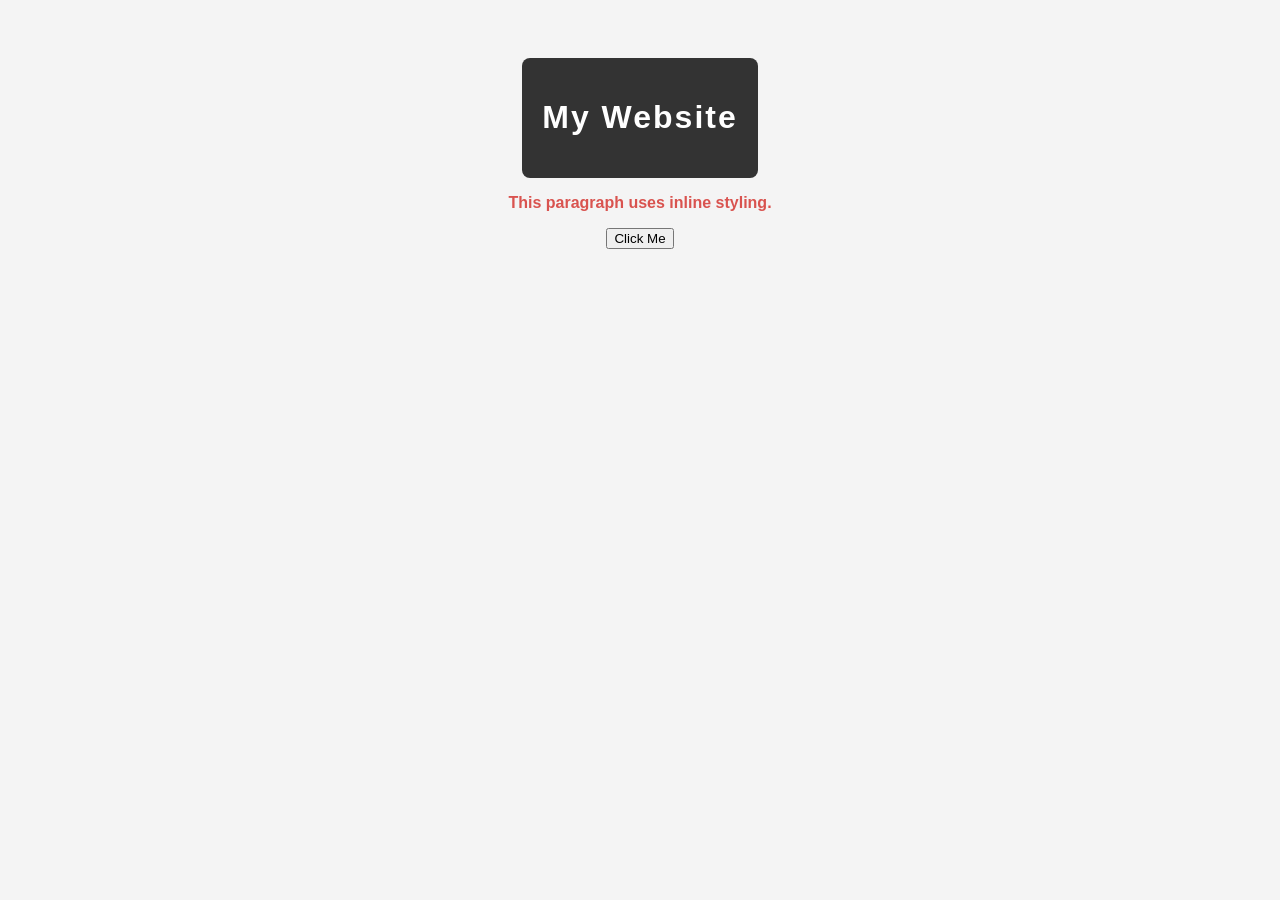
<file: Html/test.html>
<!DOCTYPE html>
<html>
<head>
    <link rel="stylesheet" href="style.css">
    <style>
        /* Internal CSS: Font Styling */
        body { font-family: 'Segoe UI', Tahoma, Geneva, Verdana, sans-serif; }
        h1 { letter-spacing: 2px; }
    </style>
</head>
<body>

    <header>
        <h1>My Website</h1>
    </header>

    <p style="color: #d9534f; font-weight: bold;">
        This paragraph uses inline styling.
    </p>

    <button>Click Me</button>

</body>
</html>
</file>
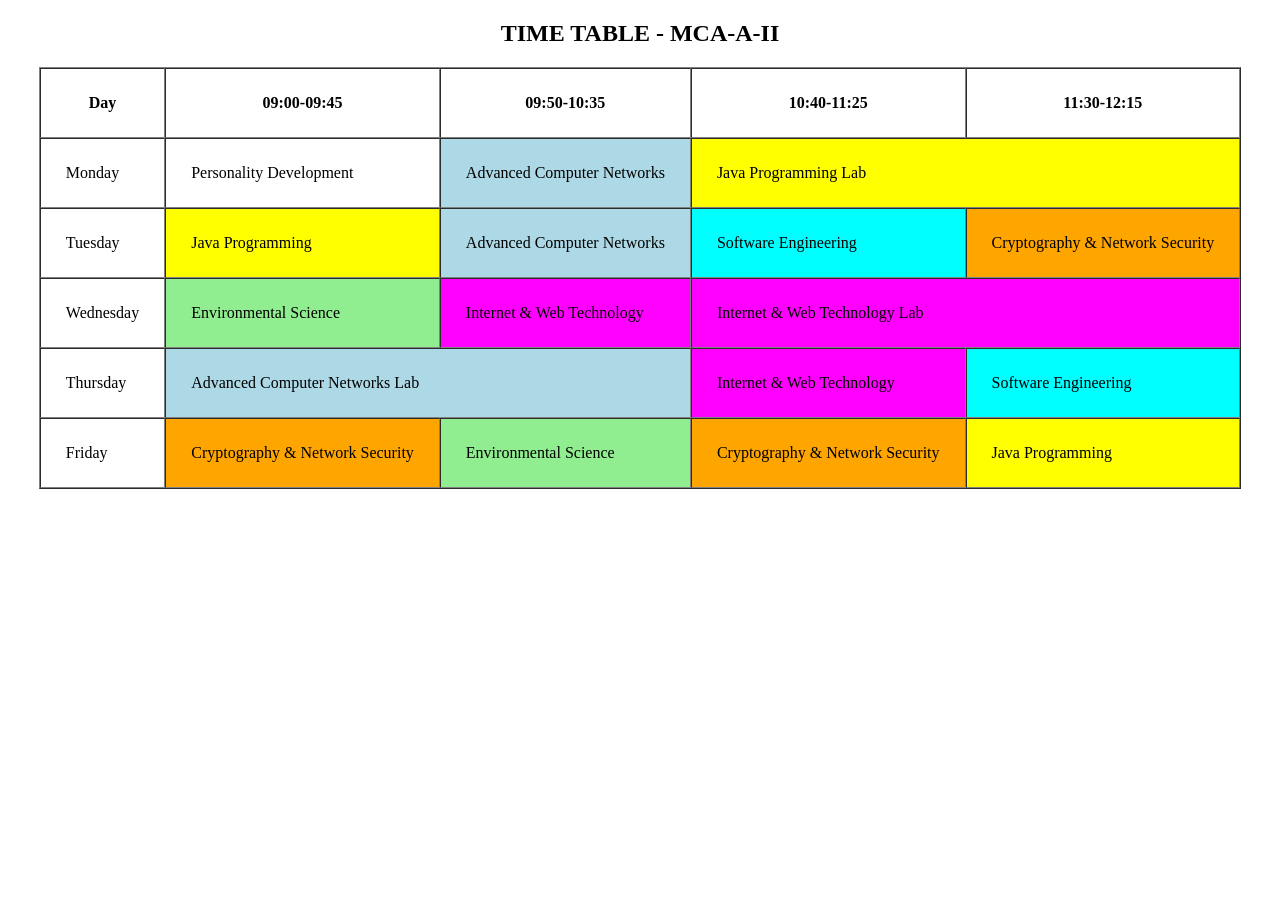
<file: Html/timetable.htm>
<!DOCTYPE html>
<html>
<head>
    <title>MCA Time Table</title>
</head>
<body>

<h2 align="center">TIME TABLE - MCA-A-II</h2>

<table border="1" cellspacing="0" cellpadding="25" align="center">

<tr>
    <th>Day</th>
    <th>09:00-09:45</th>
    <th>09:50-10:35</th>
    <th>10:40-11:25</th>
    <th>11:30-12:15</th>
</tr>

<tr>
    <td>Monday</td>
    <td>Personality Development</td>
    <td bgcolor="lightblue">Advanced Computer Networks</td>
    <td colspan="2" bgcolor="yellow">Java Programming Lab</td>
</tr>

<tr>
    <td>Tuesday</td>
    <td bgcolor="yellow">Java Programming</td>
    <td bgcolor="lightblue">Advanced Computer Networks</td>
    <td bgcolor="cyan">Software Engineering</td>
    <td bgcolor="orange">Cryptography & Network Security</td>
</tr>

<tr>
    <td>Wednesday</td>
    <td bgcolor="lightgreen">Environmental Science</td>
    <td bgcolor="magenta">Internet & Web Technology</td>
    <td colspan="2" bgcolor="magenta">Internet & Web Technology Lab</td>
</tr>

<tr>
    <td>Thursday</td>
    <td colspan="2" bgcolor="lightblue">Advanced Computer Networks Lab</td>
    <td bgcolor="magenta">Internet & Web Technology</td>
    <td bgcolor="cyan">Software Engineering</td>
</tr>

<tr>
    <td>Friday</td>
    <td bgcolor="orange">Cryptography & Network Security</td>
    <td bgcolor="lightgreen">Environmental Science</td>
    <td bgcolor="orange">Cryptography & Network Security</td>
    <td bgcolor="yellow">Java Programming</td>
</tr>

</table>

</body>
</html>
</file>
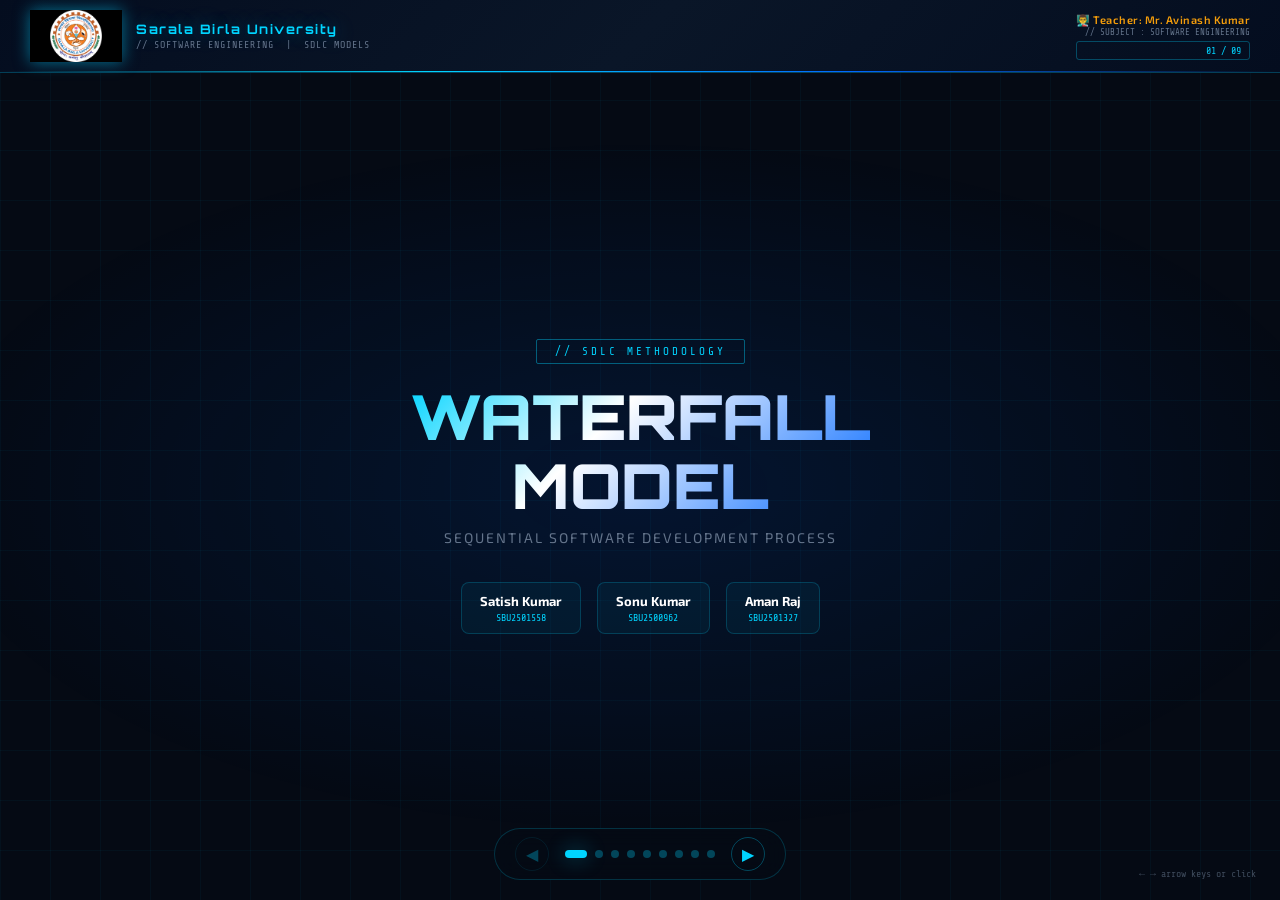
<file: Html/WaterfallModel.html>
<!DOCTYPE html>
<html lang="en">
<head>
<meta charset="UTF-8"/>
<meta name="viewport" content="width=device-width, initial-scale=1.0"/>
<title>Waterfall Model – SBU Presentation</title>
<link href="https://fonts.googleapis.com/css2?family=Orbitron:wght@400;700;900&family=Exo+2:wght@300;400;600;700&family=Share+Tech+Mono&display=swap" rel="stylesheet"/>
<style>
  :root {
    --bg: #050a14;
    --panel: #0a1628;
    --accent: #00d4ff;
    --accent2: #0066ff;
    --accent3: #7c3aed;
    --gold: #f59e0b;
    --text: #e2e8f0;
    --muted: #64748b;
    --glow: 0 0 20px rgba(0,212,255,0.4);
    --glow2: 0 0 40px rgba(0,102,255,0.3);
  }
  *{margin:0;padding:0;box-sizing:border-box;}
  body{
    background:var(--bg);
    font-family:'Exo 2',sans-serif;
    color:var(--text);
    overflow:hidden;
    height:100vh;
    width:100vw;
  }

  /* ── GRID BACKGROUND ── */
  body::before{
    content:'';
    position:fixed;inset:0;
    background-image:
      linear-gradient(rgba(0,212,255,0.04) 1px, transparent 1px),
      linear-gradient(90deg, rgba(0,212,255,0.04) 1px, transparent 1px);
    background-size:50px 50px;
    pointer-events:none;
    z-index:0;
  }

  /* ── SLIDE SYSTEM ── */
  .slide{
    position:absolute;inset:0;
    display:flex;flex-direction:column;
    opacity:0;pointer-events:none;
    transition:opacity 0.6s ease, transform 0.6s ease;
    transform:translateX(60px);
    z-index:1;
    overflow:hidden;
  }
  .slide.active{
    opacity:1;pointer-events:all;
    transform:translateX(0);
  }
  .slide.exit{
    opacity:0;transform:translateX(-60px);
  }

  /* ── HEADER BAR (slide 1 special, others compact) ── */
  .top-bar{
    background:linear-gradient(135deg,#040d1f 0%,#0a1628 50%,#040d1f 100%);
    border-bottom:1px solid rgba(0,212,255,0.25);
    padding:10px 30px;
    display:flex;align-items:center;justify-content:space-between;
    position:relative;
    flex-shrink:0;
  }
  .top-bar::after{
    content:'';position:absolute;bottom:0;left:0;right:0;height:1px;
    background:linear-gradient(90deg,transparent,var(--accent),var(--accent2),transparent);
    animation:scanline 3s linear infinite;
  }
  @keyframes scanline{
    0%{background-position:0% 0%;}
    100%{background-position:200% 0%;}
  }
  .top-bar .logo-wrap{display:flex;align-items:center;gap:14px;}
  .top-bar img{height:52px;object-fit:contain;filter:drop-shadow(0 0 8px rgba(0,212,255,0.5));}
  .top-bar .uni-info{line-height:1.3;}
  .top-bar .uni-name{
    font-family:'Orbitron',monospace;font-size:13px;font-weight:700;
    color:var(--accent);letter-spacing:1.5px;
    text-shadow:var(--glow);
  }
  .top-bar .course-tag{
    font-family:'Share Tech Mono',monospace;font-size:10px;
    color:var(--muted);letter-spacing:1px;
  }
  .top-bar .meta-right{text-align:right;}
  .top-bar .teacher{font-size:11px;color:var(--gold);font-weight:600;letter-spacing:0.5px;}
  .top-bar .subject{font-family:'Share Tech Mono',monospace;font-size:9px;color:var(--muted);}
  .slide-counter{
    font-family:'Share Tech Mono',monospace;font-size:10px;
    color:var(--accent);border:1px solid rgba(0,212,255,0.3);
    padding:3px 8px;border-radius:3px;margin-top:4px;
  }

  /* ── SLIDE CONTENT AREA ── */
  .slide-content{flex:1;display:flex;position:relative;overflow:hidden;}

  /* ══════════════════════════════
     SLIDE 1 – TITLE
  ══════════════════════════════ */
  #s1 .slide-content{
    flex-direction:column;align-items:center;justify-content:center;
    gap:0;
    background:radial-gradient(ellipse 80% 60% at 50% 50%, rgba(0,102,255,0.12) 0%, transparent 70%);
  }
  .title-chip{
    font-family:'Share Tech Mono',monospace;font-size:11px;letter-spacing:3px;
    color:var(--accent);border:1px solid rgba(0,212,255,0.4);
    padding:5px 18px;border-radius:2px;margin-bottom:18px;
    text-transform:uppercase;
    animation:fadeUp 0.8s 0.3s both;
  }
  .title-main{
    font-family:'Orbitron',monospace;font-size:clamp(36px,5vw,62px);
    font-weight:900;text-align:center;line-height:1.1;
    background:linear-gradient(135deg,var(--accent) 0%,#fff 40%,var(--accent2) 100%);
    -webkit-background-clip:text;-webkit-text-fill-color:transparent;
    text-shadow:none;
    animation:fadeUp 0.8s 0.5s both;
    margin-bottom:10px;
  }
  .title-sub{
    font-size:14px;color:var(--muted);letter-spacing:2px;text-transform:uppercase;
    animation:fadeUp 0.8s 0.7s both;margin-bottom:36px;
  }
  .members-grid{
    display:flex;gap:16px;flex-wrap:wrap;justify-content:center;
    animation:fadeUp 0.8s 0.9s both;
  }
  .member-card{
    background:rgba(0,212,255,0.05);
    border:1px solid rgba(0,212,255,0.2);
    border-radius:8px;padding:10px 18px;
    text-align:center;position:relative;overflow:hidden;
    transition:border-color 0.3s;
  }
  .member-card::before{
    content:'';position:absolute;top:0;left:-100%;width:100%;height:2px;
    background:linear-gradient(90deg,transparent,var(--accent),transparent);
    animation:sweep 2s infinite;
  }
  @keyframes sweep{to{left:100%;}}
  .member-card:hover{border-color:var(--accent);}
  .member-card .mname{font-size:13px;font-weight:700;color:#fff;}
  .member-card .mid{font-family:'Share Tech Mono',monospace;font-size:10px;color:var(--accent);margin-top:3px;}

  @keyframes fadeUp{
    from{opacity:0;transform:translateY(24px);}
    to{opacity:1;transform:translateY(0);}
  }

  /* ══════════════════════════════
     SLIDE 2 – WHAT IS WATERFALL
  ══════════════════════════════ */
  #s2 .slide-content{padding:30px 50px;gap:30px;align-items:center;}
  .two-col{display:flex;gap:30px;width:100%;flex:1;align-items:center;}
  .col-left,.col-right{flex:1;}
  .slide-title{
    font-family:'Orbitron',monospace;font-size:clamp(18px,2.5vw,28px);
    font-weight:700;color:var(--accent);margin-bottom:20px;
    border-left:3px solid var(--accent);padding-left:14px;
    text-shadow:var(--glow);
  }
  .def-box{
    background:rgba(0,212,255,0.05);
    border:1px solid rgba(0,212,255,0.2);
    border-radius:12px;padding:20px 24px;
    font-size:clamp(13px,1.4vw,16px);line-height:1.8;color:#cbd5e1;
  }
  .def-box strong{color:var(--accent);}
  .key-facts{display:flex;flex-direction:column;gap:12px;margin-top:16px;}
  .fact-item{
    display:flex;align-items:center;gap:12px;
    background:rgba(0,102,255,0.08);border:1px solid rgba(0,102,255,0.2);
    border-radius:8px;padding:10px 14px;
    font-size:13px;
  }
  .fact-icon{font-size:20px;}

  /* Waterfall SVG Visual */
  .waterfall-visual{width:100%;max-width:320px;margin:auto;}

  /* ══════════════════════════════
     SLIDE 3 – PHASES DIAGRAM
  ══════════════════════════════ */
  #s3 .slide-content{flex-direction:column;padding:20px 40px;gap:16px;}
  .phases-container{
    flex:1;display:flex;flex-direction:column;gap:0;justify-content:center;
  }
  .phase-row{
    display:flex;align-items:center;gap:0;
    animation:phaseSlide 0.6s both;
  }
  @keyframes phaseSlide{
    from{opacity:0;transform:translateX(-40px);}
    to{opacity:1;transform:translateX(0);}
  }
  .phase-box{
    display:flex;align-items:center;gap:12px;
    padding:12px 20px;border-radius:8px;
    width:clamp(160px,28vw,260px);
    position:relative;cursor:default;
    transition:transform 0.2s,box-shadow 0.2s;
  }
  .phase-box:hover{transform:translateX(6px);box-shadow:var(--glow);}
  .phase-num{
    font-family:'Orbitron',monospace;font-size:22px;font-weight:900;
    opacity:0.5;flex-shrink:0;width:32px;
  }
  .phase-info .phase-name{font-weight:700;font-size:14px;}
  .phase-info .phase-desc{font-size:11px;opacity:0.7;margin-top:2px;}
  .arrow-down{
    width:28px;height:20px;display:flex;align-items:center;justify-content:center;
    font-size:18px;color:rgba(255,255,255,0.3);margin-left:10px;
    flex-shrink:0;
  }
  /* Phase colors */
  .ph1{background:rgba(0,212,255,0.12);border:1px solid rgba(0,212,255,0.35);}
  .ph2{background:rgba(0,102,255,0.12);border:1px solid rgba(0,102,255,0.35);margin-left:40px;}
  .ph3{background:rgba(124,58,237,0.12);border:1px solid rgba(124,58,237,0.35);margin-left:80px;}
  .ph4{background:rgba(16,185,129,0.12);border:1px solid rgba(16,185,129,0.35);margin-left:120px;}
  .ph5{background:rgba(245,158,11,0.12);border:1px solid rgba(245,158,11,0.35);margin-left:160px;}
  .ph6{background:rgba(239,68,68,0.12);border:1px solid rgba(239,68,68,0.35);margin-left:200px;}

  /* ══════════════════════════════
     SLIDE 4 – PHASE DEEP DIVE (visual)
  ══════════════════════════════ */
  #s4 .slide-content{padding:20px 40px;gap:20px;flex-direction:column;}
  .phases-deep{display:flex;gap:12px;flex:1;align-items:stretch;}
  .deep-card{
    flex:1;border-radius:10px;padding:14px 12px;
    display:flex;flex-direction:column;gap:8px;
    position:relative;overflow:hidden;
    transition:transform 0.3s,box-shadow 0.3s;
    cursor:default;
  }
  .deep-card:hover{transform:translateY(-4px);}
  .deep-card .dc-icon{font-size:28px;text-align:center;}
  .deep-card .dc-name{
    font-family:'Orbitron',monospace;font-size:10px;font-weight:700;
    text-align:center;letter-spacing:1px;
  }
  .deep-card .dc-deliverable{
    font-size:10px;text-align:center;
    opacity:0.7;border-top:1px solid rgba(255,255,255,0.1);
    padding-top:6px;margin-top:auto;
  }
  .deep-card .dc-points{
    font-size:10px;list-style:none;
    display:flex;flex-direction:column;gap:3px;
  }
  .deep-card .dc-points li::before{content:'▸ ';opacity:0.6;}

  .dc1{background:rgba(0,212,255,0.08);border:1px solid rgba(0,212,255,0.3);}
  .dc2{background:rgba(0,102,255,0.08);border:1px solid rgba(0,102,255,0.3);}
  .dc3{background:rgba(124,58,237,0.08);border:1px solid rgba(124,58,237,0.3);}
  .dc4{background:rgba(16,185,129,0.08);border:1px solid rgba(16,185,129,0.3);}
  .dc5{background:rgba(245,158,11,0.08);border:1px solid rgba(245,158,11,0.3);}
  .dc6{background:rgba(239,68,68,0.08);border:1px solid rgba(239,68,68,0.3);}

  /* ══════════════════════════════
     SLIDE 5 – PROS vs CONS
  ══════════════════════════════ */
  #s5 .slide-content{padding:20px 40px;gap:24px;flex-direction:column;}
  .pros-cons{display:flex;gap:24px;flex:1;}
  .pros-side,.cons-side{
    flex:1;border-radius:12px;padding:20px;
    display:flex;flex-direction:column;gap:12px;
  }
  .pros-side{background:rgba(16,185,129,0.06);border:1px solid rgba(16,185,129,0.3);}
  .cons-side{background:rgba(239,68,68,0.06);border:1px solid rgba(239,68,68,0.3);}
  .pc-title{font-family:'Orbitron',monospace;font-size:16px;font-weight:700;margin-bottom:4px;}
  .pros-side .pc-title{color:#10b981;}
  .cons-side .pc-title{color:#ef4444;}
  .pc-item{
    display:flex;align-items:flex-start;gap:10px;
    font-size:13px;line-height:1.5;
    padding:8px 12px;border-radius:6px;
  }
  .pros-side .pc-item{background:rgba(16,185,129,0.08);}
  .cons-side .pc-item{background:rgba(239,68,68,0.08);}
  .pc-icon{font-size:16px;flex-shrink:0;margin-top:1px;}

  /* ══════════════════════════════
     SLIDE 6 – WHEN TO USE
  ══════════════════════════════ */
  #s6 .slide-content{padding:20px 40px;flex-direction:column;gap:20px;}
  .use-grid{display:flex;gap:16px;flex:1;flex-wrap:wrap;align-content:flex-start;}
  .use-card{
    flex:1;min-width:200px;
    background:rgba(0,212,255,0.05);
    border:1px solid rgba(0,212,255,0.2);
    border-radius:10px;padding:16px;
    transition:border-color 0.3s,transform 0.3s;
    cursor:default;
  }
  .use-card:hover{border-color:var(--accent);transform:translateY(-3px);}
  .use-card .uc-icon{font-size:32px;margin-bottom:8px;}
  .use-card .uc-title{font-weight:700;font-size:14px;color:var(--accent);margin-bottom:6px;}
  .use-card .uc-text{font-size:12px;line-height:1.6;color:#94a3b8;}
  .not-ideal{
    background:rgba(239,68,68,0.06);border:1px solid rgba(239,68,68,0.25);
    border-radius:10px;padding:14px 20px;
    display:flex;align-items:center;gap:14px;font-size:13px;color:#fca5a5;
  }

  /* ══════════════════════════════
     SLIDE 7 – REAL WORLD EXAMPLES
  ══════════════════════════════ */
  #s7 .slide-content{padding:20px 40px;flex-direction:column;gap:20px;}
  .example-grid{display:flex;gap:16px;flex:1;}
  .ex-card{
    flex:1;border-radius:10px;padding:18px;
    display:flex;flex-direction:column;gap:10px;
    background:rgba(0,102,255,0.06);
    border:1px solid rgba(0,102,255,0.25);
    transition:transform 0.3s;cursor:default;
  }
  .ex-card:hover{transform:scale(1.02);}
  .ex-icon{font-size:36px;text-align:center;}
  .ex-title{font-family:'Orbitron',monospace;font-size:12px;font-weight:700;color:var(--accent2);text-align:center;letter-spacing:1px;}
  .ex-text{font-size:12px;line-height:1.6;color:#94a3b8;text-align:center;}
  .ex-badge{
    background:rgba(0,102,255,0.15);
    border:1px solid rgba(0,102,255,0.3);
    border-radius:20px;padding:3px 10px;
    font-size:10px;color:var(--accent2);
    text-align:center;font-family:'Share Tech Mono',monospace;
    margin-top:auto;
  }

  /* ══════════════════════════════
     SLIDE 8 – WATERFALL vs AGILE
  ══════════════════════════════ */
  #s8 .slide-content{padding:20px 40px;flex-direction:column;gap:20px;}
  .compare-table{
    flex:1;border-radius:10px;overflow:hidden;
    border:1px solid rgba(0,212,255,0.2);
    display:flex;flex-direction:column;
  }
  .ct-header{
    display:grid;grid-template-columns:1fr 1fr 1fr;
    background:rgba(0,212,255,0.1);
    padding:10px 16px;
    font-family:'Orbitron',monospace;font-size:12px;font-weight:700;
    border-bottom:1px solid rgba(0,212,255,0.2);
  }
  .ct-row{
    display:grid;grid-template-columns:1fr 1fr 1fr;
    padding:10px 16px;
    border-bottom:1px solid rgba(255,255,255,0.05);
    font-size:12px;
    transition:background 0.2s;
  }
  .ct-row:hover{background:rgba(0,212,255,0.05);}
  .ct-row:last-child{border-bottom:none;}
  .ct-row .col1{color:#94a3b8;}
  .ct-row .col2{color:var(--accent);}
  .ct-row .col3{color:#f59e0b;}

  /* ══════════════════════════════
     SLIDE 9 – SUMMARY / THANK YOU
  ══════════════════════════════ */
  #s9 .slide-content{
    flex-direction:column;align-items:center;justify-content:center;
    padding:30px;gap:24px;
    background:radial-gradient(ellipse 70% 50% at 50% 50%, rgba(124,58,237,0.12) 0%, transparent 70%);
  }
  .summary-title{
    font-family:'Orbitron',monospace;font-size:clamp(24px,4vw,48px);font-weight:900;
    background:linear-gradient(135deg,var(--accent2),var(--accent),var(--accent3));
    -webkit-background-clip:text;-webkit-text-fill-color:transparent;
    text-align:center;
  }
  .summary-points{
    display:flex;gap:14px;flex-wrap:wrap;justify-content:center;max-width:700px;
  }
  .sp-item{
    background:rgba(0,212,255,0.06);border:1px solid rgba(0,212,255,0.2);
    border-radius:8px;padding:10px 16px;font-size:13px;color:#cbd5e1;
    text-align:center;
  }
  .sp-item span{display:block;font-size:20px;margin-bottom:4px;}
  .thankyou{
    font-family:'Orbitron',monospace;font-size:clamp(28px,4vw,52px);font-weight:900;
    color:var(--accent);text-shadow:0 0 30px rgba(0,212,255,0.6);
    animation:pulse 2s ease-in-out infinite;
    text-align:center;
  }
  @keyframes pulse{
    0%,100%{text-shadow:0 0 30px rgba(0,212,255,0.6);}
    50%{text-shadow:0 0 60px rgba(0,212,255,1),0 0 100px rgba(0,102,255,0.5);}
  }
  .questions-tag{
    font-family:'Share Tech Mono',monospace;font-size:13px;color:var(--muted);
    letter-spacing:2px;
  }

  /* ── NAVIGATION ── */
  .nav{
    position:fixed;bottom:20px;left:50%;transform:translateX(-50%);
    display:flex;align-items:center;gap:16px;
    background:rgba(5,10,20,0.9);backdrop-filter:blur(12px);
    border:1px solid rgba(0,212,255,0.2);
    border-radius:40px;padding:8px 20px;
    z-index:100;
  }
  .nav-btn{
    background:none;border:1px solid rgba(0,212,255,0.3);
    color:var(--accent);border-radius:50%;width:34px;height:34px;
    font-size:16px;cursor:pointer;
    transition:all 0.2s;display:flex;align-items:center;justify-content:center;
  }
  .nav-btn:hover{background:rgba(0,212,255,0.1);box-shadow:var(--glow);}
  .nav-btn:disabled{opacity:0.3;cursor:not-allowed;}
  .nav-dots{display:flex;gap:8px;align-items:center;}
  .nav-dot{
    width:8px;height:8px;border-radius:50%;
    background:rgba(0,212,255,0.3);cursor:pointer;
    transition:all 0.2s;border:none;
  }
  .nav-dot.active{background:var(--accent);box-shadow:var(--glow);width:22px;border-radius:4px;}

  /* ── PARTICLES ── */
  .particle{
    position:fixed;width:2px;height:2px;
    background:var(--accent);border-radius:50%;
    pointer-events:none;z-index:0;opacity:0;
    animation:float linear infinite;
  }
  @keyframes float{
    0%{opacity:0;transform:translateY(100vh);}
    10%{opacity:0.6;}
    90%{opacity:0.6;}
    100%{opacity:0;transform:translateY(-100px);}
  }

  /* ── ANIMATE ON ENTER ── */
  .slide.active .phase-row:nth-child(1){animation-delay:0.1s;}
  .slide.active .phase-row:nth-child(2){animation-delay:0.2s;}
  .slide.active .phase-row:nth-child(3){animation-delay:0.3s;}
  .slide.active .phase-row:nth-child(4){animation-delay:0.4s;}
  .slide.active .phase-row:nth-child(5){animation-delay:0.5s;}
  .slide.active .phase-row:nth-child(6){animation-delay:0.6s;}

  .reveal{opacity:0;transform:translateY(20px);transition:opacity 0.5s,transform 0.5s;}
  .slide.active .reveal{opacity:1;transform:translateY(0);}
  .slide.active .reveal:nth-child(1){transition-delay:0.1s;}
  .slide.active .reveal:nth-child(2){transition-delay:0.2s;}
  .slide.active .reveal:nth-child(3){transition-delay:0.3s;}
  .slide.active .reveal:nth-child(4){transition-delay:0.4s;}
  .slide.active .reveal:nth-child(5){transition-delay:0.5s;}
  .slide.active .reveal:nth-child(6){transition-delay:0.6s;}

  /* key shortcut hint */
  .key-hint{
    position:fixed;bottom:20px;right:24px;
    font-family:'Share Tech Mono',monospace;font-size:10px;color:rgba(100,116,139,0.6);
    z-index:100;
  }
</style>
</head>
<body>

<!-- PARTICLES -->
<script>
(function(){
  for(let i=0;i<18;i++){
    const p=document.createElement('div');
    p.className='particle';
    p.style.cssText=`left:${Math.random()*100}%;animation-duration:${8+Math.random()*14}s;animation-delay:${Math.random()*10}s;opacity:0;`;
    document.body.appendChild(p);
  }
})();
</script>


<!-- LOGO DATA -->
<script>const LOGO_SRC = "[data-uri]";</script>


<!-- ═══════════════ SLIDE 1 – TITLE ═══════════════ -->
<div class="slide active" id="s1">
  <div class="top-bar">
    <div class="logo-wrap">
      <img id="logo-s1" src="" alt="SBU Logo"/>
      <div class="uni-info">
        <div class="uni-name">Sarala Birla University</div>
        <div class="course-tag">// SOFTWARE ENGINEERING &nbsp;|&nbsp; SDLC MODELS</div>
      </div>
    </div>
    <div class="meta-right">
      <div class="teacher">👨‍🏫 Teacher: Mr. Avinash Kumar</div>
      <div class="subject">// SUBJECT : SOFTWARE ENGINEERING</div>
      <div class="slide-counter" id="sc1">01 / 09</div>
    </div>
  </div>
  <div class="slide-content">
    <div class="title-chip">// SDLC METHODOLOGY</div>
    <div class="title-main">WATERFALL<br/>MODEL</div>
    <div class="title-sub">Sequential Software Development Process</div>
    <div class="members-grid">
      <div class="member-card">
        <div class="mname">Satish Kumar</div>
        <div class="mid">SBU2501558</div>
      </div>
      <div class="member-card">
        <div class="mname">Sonu Kumar</div>
        <div class="mid">SBU2500962</div>
      </div>
      <div class="member-card">
        <div class="mname">Aman Raj</div>
        <div class="mid">SBU2501327</div>
      </div>
    </div>
  </div>
</div>

<!-- ═══════════════ SLIDE 2 – WHAT IS WATERFALL ═══════════════ -->
<div class="slide" id="s2">
  <div class="top-bar">
    <div class="logo-wrap">
      <img class="sbu-logo" src="" alt="SBU"/>
      <div class="uni-name" style="font-family:'Orbitron',monospace;font-size:11px;color:var(--accent);">Sarala Birla University</div>
    </div>
    <div class="meta-right">
      <div class="teacher" style="font-size:10px;color:var(--gold);">Mr. Avinash Kumar</div>
      <div class="slide-counter">02 / 09</div>
    </div>
  </div>
  <div class="slide-content">
    <div class="two-col">
      <div class="col-left">
        <div class="slide-title reveal">What is Waterfall Model?</div>
        <div class="def-box reveal">
          The <strong>Waterfall Model</strong> is a <strong>linear & sequential</strong> software development process where each phase must be completed before the next begins — just like water flowing downhill, it never flows back up.
        </div>
        <div class="key-facts">
          <div class="fact-item reveal">
            <span class="fact-icon">📅</span>
            <span>Introduced by <strong>Winston W. Royce</strong> in <strong>1970</strong></span>
          </div>
          <div class="fact-item reveal">
            <span class="fact-icon">🔗</span>
            <span>Each phase produces a <strong>deliverable</strong> used by next phase</span>
          </div>
          <div class="fact-item reveal">
            <span class="fact-icon">🚫</span>
            <span><strong>No going back</strong> — phases don't overlap or iterate</span>
          </div>
          <div class="fact-item reveal">
            <span class="fact-icon">📋</span>
            <span>Best for <strong>well-defined, stable requirements</strong></span>
          </div>
        </div>
      </div>
      <div class="col-right reveal" style="display:flex;align-items:center;justify-content:center;">
        <!-- Animated waterfall SVG -->
        <svg viewBox="0 0 220 340" xmlns="http://www.w3.org/2000/svg" style="width:200px;">
          <defs>
            <linearGradient id="wg1" x1="0" y1="0" x2="1" y2="0">
              <stop offset="0%" stop-color="#00d4ff" stop-opacity="0.8"/>
              <stop offset="100%" stop-color="#0066ff" stop-opacity="0.8"/>
            </linearGradient>
            <linearGradient id="wg2" x1="0" y1="0" x2="1" y2="0">
              <stop offset="0%" stop-color="#7c3aed" stop-opacity="0.8"/>
              <stop offset="100%" stop-color="#0066ff" stop-opacity="0.8"/>
            </linearGradient>
          </defs>
          <!-- Steps -->
          <rect x="10" y="10" width="190" height="40" rx="6" fill="url(#wg1)" opacity="0.15" stroke="#00d4ff" stroke-width="1"/>
          <text x="105" y="33" text-anchor="middle" fill="#00d4ff" font-family="Orbitron" font-size="10" font-weight="700">REQUIREMENT</text>
          
          <rect x="30" y="65" width="170" height="40" rx="6" fill="#0066ff" opacity="0.1" stroke="#0066ff" stroke-width="1"/>
          <text x="115" y="88" text-anchor="middle" fill="#60a5fa" font-family="Orbitron" font-size="10" font-weight="700">SYSTEM DESIGN</text>
          
          <rect x="50" y="120" width="150" height="40" rx="6" fill="#7c3aed" opacity="0.1" stroke="#7c3aed" stroke-width="1"/>
          <text x="125" y="143" text-anchor="middle" fill="#a78bfa" font-family="Orbitron" font-size="10" font-weight="700">IMPLEMENTATION</text>
          
          <rect x="70" y="175" width="130" height="40" rx="6" fill="#10b981" opacity="0.1" stroke="#10b981" stroke-width="1"/>
          <text x="135" y="198" text-anchor="middle" fill="#6ee7b7" font-family="Orbitron" font-size="10" font-weight="700">TESTING</text>
          
          <rect x="90" y="230" width="110" height="40" rx="6" fill="#f59e0b" opacity="0.1" stroke="#f59e0b" stroke-width="1"/>
          <text x="145" y="253" text-anchor="middle" fill="#fcd34d" font-family="Orbitron" font-size="10" font-weight="700">DEPLOYMENT</text>
          
          <rect x="110" y="285" width="90" height="40" rx="6" fill="#ef4444" opacity="0.1" stroke="#ef4444" stroke-width="1"/>
          <text x="155" y="308" text-anchor="middle" fill="#fca5a5" font-family="Orbitron" font-size="10" font-weight="700">MAINTENANCE</text>

          <!-- Flow arrows -->
          <line x1="105" y1="50" x2="115" y2="65" stroke="rgba(255,255,255,0.3)" stroke-width="1.5" marker-end="url(#arr)"/>
          <line x1="115" y1="105" x2="125" y2="120" stroke="rgba(255,255,255,0.3)" stroke-width="1.5"/>
          <line x1="125" y1="160" x2="135" y2="175" stroke="rgba(255,255,255,0.3)" stroke-width="1.5"/>
          <line x1="135" y1="215" x2="145" y2="230" stroke="rgba(255,255,255,0.3)" stroke-width="1.5"/>
          <line x1="145" y1="270" x2="155" y2="285" stroke="rgba(255,255,255,0.3)" stroke-width="1.5"/>
        </svg>
      </div>
    </div>
  </div>
</div>

<!-- ═══════════════ SLIDE 3 – PHASES OVERVIEW ═══════════════ -->
<div class="slide" id="s3">
  <div class="top-bar">
    <div class="logo-wrap">
      <img class="sbu-logo" src="" alt="SBU"/>
      <div class="uni-name" style="font-family:'Orbitron',monospace;font-size:11px;color:var(--accent);">Sarala Birla University</div>
    </div>
    <div class="meta-right">
      <div class="teacher" style="font-size:10px;color:var(--gold);">Mr. Avinash Kumar</div>
      <div class="slide-counter">03 / 09</div>
    </div>
  </div>
  <div class="slide-content">
    <div style="padding:20px 40px 10px;flex-shrink:0;">
      <div class="slide-title">6 Phases of Waterfall</div>
    </div>
    <div class="phases-container" style="padding:0 40px 20px;">
      <div class="phase-row">
        <div class="phase-box ph1">
          <div class="phase-num" style="color:#00d4ff;">01</div>
          <div class="phase-info">
            <div class="phase-name">📋 Requirement Analysis</div>
            <div class="phase-desc">Gather all client requirements → SRS Document</div>
          </div>
        </div>
        <div class="arrow-down">↓</div>
      </div>
      <div class="phase-row">
        <div class="phase-box ph2">
          <div class="phase-num" style="color:#60a5fa;">02</div>
          <div class="phase-info">
            <div class="phase-name">🏗️ System Design</div>
            <div class="phase-desc">Architecture, DB schema, UI mockups → DDS</div>
          </div>
        </div>
        <div class="arrow-down">↓</div>
      </div>
      <div class="phase-row">
        <div class="phase-box ph3">
          <div class="phase-num" style="color:#a78bfa;">03</div>
          <div class="phase-info">
            <div class="phase-name">💻 Implementation</div>
            <div class="phase-desc">Developers write code → source code</div>
          </div>
        </div>
        <div class="arrow-down">↓</div>
      </div>
      <div class="phase-row">
        <div class="phase-box ph4">
          <div class="phase-num" style="color:#6ee7b7;">04</div>
          <div class="phase-info">
            <div class="phase-name">🧪 Testing & Verification</div>
            <div class="phase-desc">Bug finding, unit & integration testing → Test reports</div>
          </div>
        </div>
        <div class="arrow-down">↓</div>
      </div>
      <div class="phase-row">
        <div class="phase-box ph5">
          <div class="phase-num" style="color:#fcd34d;">05</div>
          <div class="phase-info">
            <div class="phase-name">🚀 Deployment</div>
            <div class="phase-desc">Release to production environment → Live product</div>
          </div>
        </div>
        <div class="arrow-down">↓</div>
      </div>
      <div class="phase-row">
        <div class="phase-box ph6">
          <div class="phase-num" style="color:#fca5a5;">06</div>
          <div class="phase-info">
            <div class="phase-name">🔧 Maintenance</div>
            <div class="phase-desc">Bug fixes, updates, enhancements → Patches</div>
          </div>
        </div>
      </div>
    </div>
  </div>
</div>

<!-- ═══════════════ SLIDE 4 – DEEP DIVE ═══════════════ -->
<div class="slide" id="s4">
  <div class="top-bar">
    <div class="logo-wrap">
      <img class="sbu-logo" src="" alt="SBU"/>
      <div class="uni-name" style="font-family:'Orbitron',monospace;font-size:11px;color:var(--accent);">Sarala Birla University</div>
    </div>
    <div class="meta-right">
      <div class="teacher" style="font-size:10px;color:var(--gold);">Mr. Avinash Kumar</div>
      <div class="slide-counter">04 / 09</div>
    </div>
  </div>
  <div class="slide-content">
    <div style="padding:16px 30px 8px;flex-shrink:0;">
      <div class="slide-title">Phase Details & Deliverables</div>
    </div>
    <div class="phases-deep reveal" style="padding:0 30px 20px;flex:1;">
      <div class="deep-card dc1 reveal">
        <div class="dc-icon">📋</div>
        <div class="dc-name" style="color:#00d4ff;">REQUIREMENT</div>
        <ul class="dc-points">
          <li>Client interviews</li>
          <li>Feasibility study</li>
          <li>Risk analysis</li>
        </ul>
        <div class="dc-deliverable">📄 SRS Document</div>
      </div>
      <div class="deep-card dc2 reveal">
        <div class="dc-icon">🏗️</div>
        <div class="dc-name" style="color:#60a5fa;">DESIGN</div>
        <ul class="dc-points">
          <li>System architecture</li>
          <li>DB schema design</li>
          <li>UI/UX wireframes</li>
        </ul>
        <div class="dc-deliverable">📐 DDS Document</div>
      </div>
      <div class="deep-card dc3 reveal">
        <div class="dc-icon">💻</div>
        <div class="dc-name" style="color:#a78bfa;">CODING</div>
        <ul class="dc-points">
          <li>Module development</li>
          <li>Code reviews</li>
          <li>Unit testing</li>
        </ul>
        <div class="dc-deliverable">⚙️ Source Code</div>
      </div>
      <div class="deep-card dc4 reveal">
        <div class="dc-icon">🧪</div>
        <div class="dc-name" style="color:#6ee7b7;">TESTING</div>
        <ul class="dc-points">
          <li>Bug identification</li>
          <li>Integration tests</li>
          <li>Performance test</li>
        </ul>
        <div class="dc-deliverable">📊 Test Reports</div>
      </div>
      <div class="deep-card dc5 reveal">
        <div class="dc-icon">🚀</div>
        <div class="dc-name" style="color:#fcd34d;">DEPLOY</div>
        <ul class="dc-points">
          <li>Production release</li>
          <li>User training</li>
          <li>Go-live support</li>
        </ul>
        <div class="dc-deliverable">🌐 Live Product</div>
      </div>
      <div class="deep-card dc6 reveal">
        <div class="dc-icon">🔧</div>
        <div class="dc-name" style="color:#fca5a5;">MAINTAIN</div>
        <ul class="dc-points">
          <li>Bug patches</li>
          <li>Feature updates</li>
          <li>Performance tuning</li>
        </ul>
        <div class="dc-deliverable">🔄 Patch Releases</div>
      </div>
    </div>
  </div>
</div>

<!-- ═══════════════ SLIDE 5 – PROS vs CONS ═══════════════ -->
<div class="slide" id="s5">
  <div class="top-bar">
    <div class="logo-wrap">
      <img class="sbu-logo" src="" alt="SBU"/>
      <div class="uni-name" style="font-family:'Orbitron',monospace;font-size:11px;color:var(--accent);">Sarala Birla University</div>
    </div>
    <div class="meta-right">
      <div class="teacher" style="font-size:10px;color:var(--gold);">Mr. Avinash Kumar</div>
      <div class="slide-counter">05 / 09</div>
    </div>
  </div>
  <div class="slide-content">
    <div style="padding:16px 30px 10px;flex-shrink:0;">
      <div class="slide-title">Advantages vs Disadvantages</div>
    </div>
    <div class="pros-cons reveal" style="padding:0 30px 20px;flex:1;">
      <div class="pros-side">
        <div class="pc-title">✅ ADVANTAGES</div>
        <div class="pc-item"><span class="pc-icon">📌</span><span><strong>Simple & Easy</strong> to understand and use</span></div>
        <div class="pc-item"><span class="pc-icon">📄</span><span><strong>Well-documented</strong> at every phase</span></div>
        <div class="pc-item"><span class="pc-icon">🎯</span><span><strong>Clear milestones</strong> and defined deliverables</span></div>
        <div class="pc-item"><span class="pc-icon">🕐</span><span>Works well when requirements are <strong>clear and fixed</strong></span></div>
        <div class="pc-item"><span class="pc-icon">👥</span><span><strong>Easy to manage</strong> due to rigid structure</span></div>
        <div class="pc-item"><span class="pc-icon">💰</span><span><strong>Cost estimations</strong> are easier upfront</span></div>
      </div>
      <div class="cons-side">
        <div class="pc-title">❌ DISADVANTAGES</div>
        <div class="pc-item"><span class="pc-icon">🔙</span><span><strong>No going back</strong> — changes are expensive</span></div>
        <div class="pc-item"><span class="pc-icon">👤</span><span><strong>No client involvement</strong> after requirement phase</span></div>
        <div class="pc-item"><span class="pc-icon">⚠️</span><span>Late delivery of <strong>working software</strong></span></div>
        <div class="pc-item"><span class="pc-icon">🐛</span><span>Bugs found <strong>very late</strong> in testing phase</span></div>
        <div class="pc-item"><span class="pc-icon">🌀</span><span>Bad for <strong>complex or unclear</strong> requirements</span></div>
        <div class="pc-item"><span class="pc-icon">📦</span><span>No <strong>intermediate deliverables</strong> for client</span></div>
      </div>
    </div>
  </div>
</div>

<!-- ═══════════════ SLIDE 6 – WHEN TO USE ═══════════════ -->
<div class="slide" id="s6">
  <div class="top-bar">
    <div class="logo-wrap">
      <img class="sbu-logo" src="" alt="SBU"/>
      <div class="uni-name" style="font-family:'Orbitron',monospace;font-size:11px;color:var(--accent);">Sarala Birla University</div>
    </div>
    <div class="meta-right">
      <div class="teacher" style="font-size:10px;color:var(--gold);">Mr. Avinash Kumar</div>
      <div class="slide-counter">06 / 09</div>
    </div>
  </div>
  <div class="slide-content">
    <div style="padding:16px 30px 10px;flex-shrink:0;">
      <div class="slide-title">When to Use Waterfall?</div>
    </div>
    <div style="padding:0 30px 10px;flex:1;display:flex;flex-direction:column;gap:16px;">
      <div class="use-grid">
        <div class="use-card reveal">
          <div class="uc-icon">📐</div>
          <div class="uc-title">Fixed Requirements</div>
          <div class="uc-text">Requirements are clearly defined and unlikely to change during development</div>
        </div>
        <div class="use-card reveal">
          <div class="uc-icon">🏛️</div>
          <div class="uc-title">Government / Defense</div>
          <div class="uc-text">Large-scale projects with strict documentation and compliance needs</div>
        </div>
        <div class="use-card reveal">
          <div class="uc-icon">🔬</div>
          <div class="uc-title">Well-understood Tech</div>
          <div class="uc-text">Technology is stable and the team has prior experience with similar projects</div>
        </div>
        <div class="use-card reveal">
          <div class="uc-icon">⏳</div>
          <div class="uc-title">Short Duration</div>
          <div class="uc-text">Projects with a short lifespan where changes are unlikely to occur</div>
        </div>
      </div>
      <div class="not-ideal reveal">
        <span style="font-size:24px;">⚡</span>
        <span><strong style="color:#ef4444;">NOT IDEAL FOR:</strong> Startups, dynamic projects, e-commerce, mobile apps, or any project where requirements may evolve frequently</span>
      </div>
    </div>
  </div>
</div>

<!-- ═══════════════ SLIDE 7 – REAL WORLD EXAMPLES ═══════════════ -->
<div class="slide" id="s7">
  <div class="top-bar">
    <div class="logo-wrap">
      <img class="sbu-logo" src="" alt="SBU"/>
      <div class="uni-name" style="font-family:'Orbitron',monospace;font-size:11px;color:var(--accent);">Sarala Birla University</div>
    </div>
    <div class="meta-right">
      <div class="teacher" style="font-size:10px;color:var(--gold);">Mr. Avinash Kumar</div>
      <div class="slide-counter">07 / 09</div>
    </div>
  </div>
  <div class="slide-content">
    <div style="padding:16px 30px 10px;flex-shrink:0;">
      <div class="slide-title">Real-World Examples</div>
    </div>
    <div class="example-grid reveal" style="padding:0 30px 20px;flex:1;">
      <div class="ex-card reveal">
        <div class="ex-icon">🛸</div>
        <div class="ex-title">NASA / SPACE MISSIONS</div>
        <div class="ex-text">Space shuttle software required rigorous documentation and no room for error — perfect for waterfall's structured approach</div>
        <div class="ex-badge">MISSION CRITICAL</div>
      </div>
      <div class="ex-card reveal">
        <div class="ex-icon">🏦</div>
        <div class="ex-title">BANKING SYSTEMS</div>
        <div class="ex-text">Core banking system migrations where all requirements are known and regulatory compliance is mandatory</div>
        <div class="ex-badge">HIGH COMPLIANCE</div>
      </div>
      <div class="ex-card reveal">
        <div class="ex-icon">🏥</div>
        <div class="ex-title">HOSPITAL / EHR SOFTWARE</div>
        <div class="ex-text">Electronic Health Record systems with predefined workflows, data standards, and strict approval processes</div>
        <div class="ex-badge">REGULATORY</div>
      </div>
      <div class="ex-card reveal">
        <div class="ex-icon">🎮</div>
        <div class="ex-title">EMBEDDED SYSTEMS</div>
        <div class="ex-text">Firmware for devices like ATMs, medical devices where hardware constraints define requirements upfront</div>
        <div class="ex-badge">HARDWARE BOUND</div>
      </div>
    </div>
  </div>
</div>

<!-- ═══════════════ SLIDE 8 – WATERFALL vs AGILE ═══════════════ -->
<div class="slide" id="s8">
  <div class="top-bar">
    <div class="logo-wrap">
      <img class="sbu-logo" src="" alt="SBU"/>
      <div class="uni-name" style="font-family:'Orbitron',monospace;font-size:11px;color:var(--accent);">Sarala Birla University</div>
    </div>
    <div class="meta-right">
      <div class="teacher" style="font-size:10px;color:var(--gold);">Mr. Avinash Kumar</div>
      <div class="slide-counter">08 / 09</div>
    </div>
  </div>
  <div class="slide-content">
    <div style="padding:16px 30px 10px;flex-shrink:0;">
      <div class="slide-title">Waterfall vs Agile</div>
    </div>
    <div style="padding:0 30px 20px;flex:1;display:flex;flex-direction:column;">
      <div class="compare-table reveal" style="flex:1;">
        <div class="ct-header">
          <div style="color:#94a3b8;">⚙️ CRITERIA</div>
          <div style="color:var(--accent);">💧 WATERFALL</div>
          <div style="color:var(--gold);">⚡ AGILE</div>
        </div>
        <div class="ct-row reveal">
          <div class="col1">Process</div>
          <div class="col2">Linear / Sequential</div>
          <div class="col3">Iterative / Incremental</div>
        </div>
        <div class="ct-row reveal">
          <div class="col1">Requirements</div>
          <div class="col2">Fixed at start</div>
          <div class="col3">Flexible, evolving</div>
        </div>
        <div class="ct-row reveal">
          <div class="col1">Client Involvement</div>
          <div class="col2">Start & End only</div>
          <div class="col3">Throughout project</div>
        </div>
        <div class="ct-row reveal">
          <div class="col1">Testing</div>
          <div class="col2">After coding phase</div>
          <div class="col3">Continuous testing</div>
        </div>
        <div class="ct-row reveal">
          <div class="col1">Documentation</div>
          <div class="col2">Extensive</div>
          <div class="col3">Minimal / lightweight</div>
        </div>
        <div class="ct-row reveal">
          <div class="col1">Delivery</div>
          <div class="col2">Single final release</div>
          <div class="col3">Multiple sprints</div>
        </div>
        <div class="ct-row reveal">
          <div class="col1">Risk</div>
          <div class="col2">High (late feedback)</div>
          <div class="col3">Low (early feedback)</div>
        </div>
        <div class="ct-row reveal">
          <div class="col1">Best For</div>
          <div class="col2">Fixed scope projects</div>
          <div class="col3">Dynamic projects</div>
        </div>
      </div>
    </div>
  </div>
</div>

<!-- ═══════════════ SLIDE 9 – THANK YOU ═══════════════ -->
<div class="slide" id="s9">
  <div class="top-bar">
    <div class="logo-wrap">
      <img class="sbu-logo" src="" alt="SBU"/>
      <div class="uni-name" style="font-family:'Orbitron',monospace;font-size:11px;color:var(--accent);">Sarala Birla University</div>
    </div>
    <div class="meta-right">
      <div class="teacher" style="font-size:10px;color:var(--gold);">Mr. Avinash Kumar</div>
      <div class="slide-counter">09 / 09</div>
    </div>
  </div>
  <div class="slide-content">
    <div class="title-chip" style="margin-top:0;animation:fadeUp 0.8s 0.2s both;">// END OF PRESENTATION</div>
    <div class="summary-title" style="animation:fadeUp 0.8s 0.4s both;">KEY TAKEAWAYS</div>
    <div class="summary-points" style="animation:fadeUp 0.8s 0.6s both;">
      <div class="sp-item"><span>💧</span>Sequential, linear SDLC</div>
      <div class="sp-item"><span>📋</span>6 defined phases</div>
      <div class="sp-item"><span>📄</span>Heavy documentation</div>
      <div class="sp-item"><span>🎯</span>Fixed requirements</div>
      <div class="sp-item"><span>🏛️</span>Best: Govt/Defense</div>
      <div class="sp-item"><span>⚠️</span>Rigid structure</div>
    </div>
    <div class="thankyou" style="animation:fadeUp 0.8s 0.8s both;">THANK YOU!</div>
    <div class="questions-tag" style="animation:fadeUp 0.8s 1s both;">// ANY QUESTIONS?</div>
    <div style="display:flex;gap:16px;margin-top:10px;animation:fadeUp 0.8s 1.2s both;">
      <div class="member-card"><div class="mname">Satish Kumar</div><div class="mid">SBU2501558</div></div>
      <div class="member-card"><div class="mname">Sonu Kumar</div><div class="mid">SBU2500962</div></div>
      <div class="member-card"><div class="mname">Aman Raj</div><div class="mid">SBU2501327</div></div>
    </div>
  </div>
</div>

<!-- ── NAVIGATION ── -->
<nav class="nav">
  <button class="nav-btn" id="prevBtn" onclick="changeSlide(-1)" disabled>◀</button>
  <div class="nav-dots" id="navDots"></div>
  <button class="nav-btn" id="nextBtn" onclick="changeSlide(1)">▶</button>
</nav>
<div class="key-hint">← → arrow keys or click</div>

<script>
const TOTAL = 9;
let current = 0;

// Set all logos
document.querySelectorAll('img.sbu-logo, #logo-s1').forEach(img => {
  img.src = LOGO_SRC;
});

// Build dots
const dotsEl = document.getElementById('navDots');
for(let i=0;i<TOTAL;i++){
  const d = document.createElement('button');
  d.className = 'nav-dot' + (i===0?' active':'');
  d.onclick = ()=>goTo(i);
  dotsEl.appendChild(d);
}

function goTo(n){
  const slides = document.querySelectorAll('.slide');
  slides[current].classList.remove('active');
  slides[current].classList.add('exit');
  setTimeout(()=>slides[current].classList.remove('exit'),600);
  current = n;
  slides[current].classList.add('active');
  // update dots
  document.querySelectorAll('.nav-dot').forEach((d,i)=>{
    d.classList.toggle('active', i===current);
  });
  document.getElementById('prevBtn').disabled = current===0;
  document.getElementById('nextBtn').disabled = current===TOTAL-1;
}

function changeSlide(dir){
  const next = current + dir;
  if(next>=0 && next<TOTAL) goTo(next);
}

document.addEventListener('keydown', e=>{
  if(e.key==='ArrowRight'||e.key==='ArrowDown') changeSlide(1);
  if(e.key==='ArrowLeft'||e.key==='ArrowUp') changeSlide(-1);
});
</script>
</body>
</html>
</file>
<file: Html/files/style.css>
/* ============================================
   PORTFOLIO — ELEGANT & PROFESSIONAL
   Font: Cormorant Garamond + DM Sans
   Palette: Ivory, Deep Charcoal, Warm Gold
   ============================================ */

@import url('https://fonts.googleapis.com/css2?family=Cormorant+Garamond:ital,wght@0,300;0,400;0,600;1,300;1,400&family=DM+Sans:wght@300;400;500&display=swap');

/* ---- RESET & BASE ---- */
*, *::before, *::after { box-sizing: border-box; margin: 0; padding: 0; }

:root {
  --ivory:      #f5f0e8;
  --ivory-dark: #ede7d9;
  --charcoal:   #1a1a18;
  --charcoal2:  #2c2c2a;
  --gold:       #b8972a;
  --gold-light: #d4af5a;
  --muted:      #6b6b60;
  --line:       rgba(26,26,24,0.12);
  --serif:      'Cormorant Garamond', Georgia, serif;
  --sans:       'DM Sans', sans-serif;
  --transition: 0.4s cubic-bezier(0.16, 1, 0.3, 1);
}

html { scroll-behavior: smooth; font-size: 16px; }

body {
  background: var(--ivory);
  color: var(--charcoal);
  font-family: var(--sans);
  font-weight: 300;
  line-height: 1.7;
  min-height: 100vh;
  -webkit-font-smoothing: antialiased;
}

a { color: inherit; text-decoration: none; }
img { display: block; max-width: 100%; }
ul { list-style: none; }

/* ---- SCROLLBAR ---- */
::-webkit-scrollbar { width: 6px; }
::-webkit-scrollbar-track { background: var(--ivory); }
::-webkit-scrollbar-thumb { background: var(--gold); border-radius: 3px; }

/* ---- SELECTION ---- */
::selection { background: var(--gold-light); color: var(--charcoal); }

/* ============================================
   NAVIGATION
   ============================================ */
.nav {
  position: fixed;
  top: 0; left: 0; right: 0;
  z-index: 100;
  padding: 0 5vw;
  height: 72px;
  display: flex;
  align-items: center;
  justify-content: space-between;
  background: rgba(245, 240, 232, 0.92);
  backdrop-filter: blur(12px);
  border-bottom: 1px solid var(--line);
  transition: var(--transition);
}

.nav-logo {
  font-family: var(--serif);
  font-size: 1.4rem;
  font-weight: 600;
  letter-spacing: 0.02em;
  color: var(--charcoal);
}
.nav-logo span { color: var(--gold); }

.nav-links {
  display: flex;
  gap: 2.5rem;
  align-items: center;
}

.nav-links a {
  font-size: 0.78rem;
  font-weight: 400;
  letter-spacing: 0.12em;
  text-transform: uppercase;
  color: var(--muted);
  position: relative;
  transition: color 0.3s;
}
.nav-links a::after {
  content: '';
  position: absolute;
  bottom: -3px; left: 0;
  width: 0; height: 1px;
  background: var(--gold);
  transition: width 0.3s;
}
.nav-links a:hover,
.nav-links a.active { color: var(--charcoal); }
.nav-links a:hover::after,
.nav-links a.active::after { width: 100%; }

.nav-cta {
  font-size: 0.75rem;
  letter-spacing: 0.14em;
  text-transform: uppercase;
  padding: 0.6rem 1.4rem;
  border: 1px solid var(--charcoal);
  color: var(--charcoal) !important;
  transition: background 0.3s, color 0.3s !important;
}
.nav-cta::after { display: none !important; }
.nav-cta:hover { background: var(--charcoal) !important; color: var(--ivory) !important; }

/* Hamburger */
.nav-burger {
  display: none;
  flex-direction: column;
  gap: 5px;
  cursor: pointer;
  padding: 4px;
}
.nav-burger span {
  display: block;
  width: 24px; height: 1.5px;
  background: var(--charcoal);
  transition: var(--transition);
}

/* Mobile nav */
.nav-mobile {
  display: none;
  position: fixed;
  top: 72px; left: 0; right: 0;
  background: var(--ivory);
  border-bottom: 1px solid var(--line);
  padding: 2rem 5vw;
  flex-direction: column;
  gap: 1.5rem;
  z-index: 99;
}
.nav-mobile.open { display: flex; }
.nav-mobile a {
  font-size: 0.85rem;
  letter-spacing: 0.1em;
  text-transform: uppercase;
  color: var(--muted);
  transition: color 0.3s;
}
.nav-mobile a:hover, .nav-mobile a.active { color: var(--charcoal); }

/* ============================================
   PAGE WRAPPER
   ============================================ */
.page {
  padding-top: 72px;
}

/* ============================================
   HERO SECTION (index.html)
   ============================================ */
.hero {
  min-height: calc(100vh - 72px);
  display: grid;
  grid-template-columns: 1fr 1fr;
  align-items: center;
  padding: 0 5vw;
  gap: 4rem;
  position: relative;
  overflow: hidden;
}

.hero::before {
  content: '';
  position: absolute;
  top: -10%; right: -5%;
  width: 55vw; height: 55vw;
  max-width: 700px; max-height: 700px;
  background: radial-gradient(circle, rgba(184,151,42,0.08) 0%, transparent 70%);
  pointer-events: none;
}

.hero-label {
  font-size: 0.7rem;
  letter-spacing: 0.22em;
  text-transform: uppercase;
  color: var(--gold);
  margin-bottom: 1.2rem;
  display: flex;
  align-items: center;
  gap: 0.8rem;
  opacity: 0;
  animation: fadeUp 0.8s 0.2s var(--transition) forwards;
}
.hero-label::before {
  content: '';
  display: block;
  width: 32px; height: 1px;
  background: var(--gold);
}

.hero-name {
  font-family: var(--serif);
  font-size: clamp(3rem, 6vw, 5.5rem);
  font-weight: 300;
  line-height: 1.1;
  letter-spacing: -0.01em;
  margin-bottom: 1rem;
  opacity: 0;
  animation: fadeUp 0.8s 0.35s var(--transition) forwards;
}
.hero-name em {
  font-style: italic;
  color: var(--gold);
}

.hero-tagline {
  font-size: clamp(0.9rem, 1.6vw, 1.1rem);
  color: var(--muted);
  max-width: 440px;
  margin-bottom: 2.5rem;
  opacity: 0;
  animation: fadeUp 0.8s 0.5s var(--transition) forwards;
}

.hero-actions {
  display: flex;
  gap: 1.2rem;
  flex-wrap: wrap;
  opacity: 0;
  animation: fadeUp 0.8s 0.65s var(--transition) forwards;
}

.btn-primary {
  display: inline-flex;
  align-items: center;
  gap: 0.6rem;
  font-size: 0.78rem;
  letter-spacing: 0.14em;
  text-transform: uppercase;
  padding: 0.9rem 2rem;
  background: var(--charcoal);
  color: var(--ivory);
  border: 1px solid var(--charcoal);
  transition: background var(--transition), color var(--transition), transform 0.2s;
}
.btn-primary:hover { background: var(--charcoal2); transform: translateY(-2px); }

.btn-secondary {
  display: inline-flex;
  align-items: center;
  gap: 0.6rem;
  font-size: 0.78rem;
  letter-spacing: 0.14em;
  text-transform: uppercase;
  padding: 0.9rem 2rem;
  background: transparent;
  color: var(--charcoal);
  border: 1px solid var(--line);
  transition: border-color 0.3s, transform 0.2s;
}
.btn-secondary:hover { border-color: var(--charcoal); transform: translateY(-2px); }

.hero-image-col {
  display: flex;
  justify-content: center;
  align-items: center;
  opacity: 0;
  animation: fadeIn 1s 0.5s var(--transition) forwards;
}

.hero-portrait {
  width: min(380px, 42vw);
  aspect-ratio: 3/4;
  background: var(--ivory-dark);
  border: 1px solid var(--line);
  position: relative;
  overflow: hidden;
}

.hero-portrait img {
  width: 100%; height: 100%;
  object-fit: cover;
}

.hero-portrait-placeholder {
  width: 100%; height: 100%;
  display: flex;
  flex-direction: column;
  align-items: center;
  justify-content: center;
  gap: 1rem;
  color: var(--muted);
}
.hero-portrait-placeholder svg {
  width: 80px; height: 80px;
  opacity: 0.25;
}
.hero-portrait-placeholder p {
  font-size: 0.75rem;
  letter-spacing: 0.1em;
  text-transform: uppercase;
  opacity: 0.5;
}

.hero-portrait::after {
  content: '';
  position: absolute;
  bottom: -12px; right: -12px;
  width: 100%; height: 100%;
  border: 1px solid var(--gold);
  opacity: 0.35;
  pointer-events: none;
}

.hero-scroll {
  position: absolute;
  bottom: 2.5rem;
  left: 5vw;
  display: flex;
  align-items: center;
  gap: 0.8rem;
  font-size: 0.68rem;
  letter-spacing: 0.18em;
  text-transform: uppercase;
  color: var(--muted);
  opacity: 0;
  animation: fadeIn 1s 1s forwards;
}
.hero-scroll-line {
  width: 40px; height: 1px;
  background: var(--muted);
  position: relative;
  overflow: hidden;
}
.hero-scroll-line::after {
  content: '';
  position: absolute;
  top: 0; left: -100%;
  width: 100%; height: 100%;
  background: var(--gold);
  animation: scrollLine 2s 1.5s infinite;
}

/* ============================================
   SECTION SHARED STYLES
   ============================================ */
.section {
  padding: 7rem 5vw;
}
.section-alt {
  background: var(--ivory-dark);
}

.section-header {
  margin-bottom: 4rem;
}
.section-label {
  font-size: 0.68rem;
  letter-spacing: 0.22em;
  text-transform: uppercase;
  color: var(--gold);
  display: flex;
  align-items: center;
  gap: 0.8rem;
  margin-bottom: 1rem;
}
.section-label::before {
  content: '';
  display: block;
  width: 28px; height: 1px;
  background: var(--gold);
}
.section-title {
  font-family: var(--serif);
  font-size: clamp(2rem, 4vw, 3.2rem);
  font-weight: 300;
  line-height: 1.15;
  letter-spacing: -0.01em;
}
.section-title em { font-style: italic; color: var(--gold); }

.section-subtitle {
  color: var(--muted);
  max-width: 560px;
  margin-top: 1rem;
  font-size: 0.95rem;
}

.divider {
  width: 48px; height: 1px;
  background: var(--gold);
  margin: 2rem 0;
}

/* ============================================
   ABOUT PAGE
   ============================================ */
.about-grid {
  display: grid;
  grid-template-columns: 1fr 1.4fr;
  gap: 6rem;
  align-items: start;
}

.about-img-wrap {
  position: relative;
}
.about-img {
  width: 100%;
  aspect-ratio: 4/5;
  background: var(--ivory-dark);
  border: 1px solid var(--line);
  overflow: hidden;
  position: relative;
}
.about-img-placeholder {
  width: 100%; height: 100%;
  min-height: 400px;
  display: flex;
  align-items: center;
  justify-content: center;
  color: var(--muted);
  font-size: 0.75rem;
  letter-spacing: 0.1em;
  text-transform: uppercase;
  opacity: 0.5;
}
.about-img::after {
  content: '';
  position: absolute;
  top: 16px; right: -16px;
  width: 100%; height: 100%;
  border: 1px solid var(--gold);
  opacity: 0.3;
  pointer-events: none;
}

.about-stats {
  display: grid;
  grid-template-columns: 1fr 1fr;
  gap: 1.5rem;
  margin-top: 2rem;
}
.stat-card {
  background: var(--ivory);
  border: 1px solid var(--line);
  padding: 1.5rem;
}
.stat-num {
  font-family: var(--serif);
  font-size: 2.4rem;
  font-weight: 300;
  color: var(--gold);
  line-height: 1;
  margin-bottom: 0.3rem;
}
.stat-label {
  font-size: 0.72rem;
  letter-spacing: 0.1em;
  text-transform: uppercase;
  color: var(--muted);
}

.about-text p {
  color: var(--charcoal2);
  margin-bottom: 1.2rem;
  font-size: 0.97rem;
  line-height: 1.85;
}

.about-meta {
  display: grid;
  grid-template-columns: 1fr 1fr;
  gap: 1rem;
  margin: 2.5rem 0;
  padding: 2rem 0;
  border-top: 1px solid var(--line);
  border-bottom: 1px solid var(--line);
}
.meta-item { }
.meta-key {
  font-size: 0.68rem;
  letter-spacing: 0.14em;
  text-transform: uppercase;
  color: var(--gold);
  margin-bottom: 0.3rem;
}
.meta-val {
  font-size: 0.9rem;
  color: var(--charcoal);
}

/* ============================================
   SKILLS PAGE
   ============================================ */
.skills-intro {
  max-width: 600px;
  margin-bottom: 4rem;
}

.skills-categories {
  display: grid;
  grid-template-columns: repeat(auto-fill, minmax(300px, 1fr));
  gap: 2rem;
  margin-bottom: 5rem;
}
.skill-category {
  background: var(--ivory);
  border: 1px solid var(--line);
  padding: 2.5rem;
  transition: border-color 0.3s, transform 0.3s;
}
.skill-category:hover {
  border-color: var(--gold);
  transform: translateY(-4px);
}
.skill-cat-icon {
  width: 44px; height: 44px;
  margin-bottom: 1.5rem;
  color: var(--gold);
}
.skill-cat-title {
  font-family: var(--serif);
  font-size: 1.4rem;
  font-weight: 400;
  margin-bottom: 1.2rem;
}
.skill-tags {
  display: flex;
  flex-wrap: wrap;
  gap: 0.5rem;
}
.skill-tag {
  font-size: 0.72rem;
  letter-spacing: 0.06em;
  padding: 0.3rem 0.8rem;
  border: 1px solid var(--line);
  color: var(--muted);
  transition: border-color 0.3s, color 0.3s;
}
.skill-tag:hover { border-color: var(--gold); color: var(--charcoal); }

.skill-bars { margin-top: 1rem; }
.skill-bar-item { margin-bottom: 1.2rem; }
.skill-bar-header {
  display: flex;
  justify-content: space-between;
  font-size: 0.8rem;
  margin-bottom: 0.4rem;
  color: var(--charcoal2);
}
.skill-bar-track {
  height: 2px;
  background: var(--line);
  position: relative;
  overflow: hidden;
}
.skill-bar-fill {
  height: 100%;
  background: linear-gradient(90deg, var(--gold), var(--gold-light));
  transform: scaleX(0);
  transform-origin: left;
  transition: transform 1s cubic-bezier(0.16, 1, 0.3, 1);
}
.skill-bar-fill.animate { transform: scaleX(1); }

/* ============================================
   EXPERIENCE PAGE
   ============================================ */
.timeline {
  position: relative;
  padding-left: 3rem;
}
.timeline::before {
  content: '';
  position: absolute;
  left: 0; top: 8px;
  width: 1px;
  height: 100%;
  background: var(--line);
}
.timeline-item {
  position: relative;
  margin-bottom: 4rem;
  opacity: 0;
  transform: translateX(-20px);
  transition: opacity 0.6s, transform 0.6s;
}
.timeline-item.visible {
  opacity: 1;
  transform: none;
}
.timeline-dot {
  position: absolute;
  left: -3.5rem;
  top: 8px;
  width: 10px; height: 10px;
  border-radius: 50%;
  background: var(--gold);
  box-shadow: 0 0 0 4px var(--ivory), 0 0 0 5px var(--gold);
}
.timeline-date {
  font-size: 0.72rem;
  letter-spacing: 0.14em;
  text-transform: uppercase;
  color: var(--gold);
  margin-bottom: 0.5rem;
}
.timeline-role {
  font-family: var(--serif);
  font-size: 1.5rem;
  font-weight: 400;
  margin-bottom: 0.3rem;
}
.timeline-company {
  font-size: 0.85rem;
  color: var(--muted);
  margin-bottom: 1rem;
}
.timeline-desc {
  font-size: 0.9rem;
  color: var(--charcoal2);
  line-height: 1.8;
  max-width: 600px;
}
.timeline-tags {
  display: flex;
  flex-wrap: wrap;
  gap: 0.5rem;
  margin-top: 1rem;
}
.timeline-tag {
  font-size: 0.68rem;
  letter-spacing: 0.08em;
  text-transform: uppercase;
  padding: 0.2rem 0.7rem;
  background: var(--ivory-dark);
  border: 1px solid var(--line);
  color: var(--muted);
}

/* Education */
.education-grid {
  display: grid;
  grid-template-columns: repeat(auto-fill, minmax(280px, 1fr));
  gap: 2rem;
  margin-top: 2rem;
}
.edu-card {
  border: 1px solid var(--line);
  padding: 2rem;
  transition: border-color 0.3s;
}
.edu-card:hover { border-color: var(--gold); }
.edu-degree {
  font-family: var(--serif);
  font-size: 1.2rem;
  margin-bottom: 0.4rem;
}
.edu-school { font-size: 0.85rem; color: var(--muted); margin-bottom: 0.3rem; }
.edu-year { font-size: 0.72rem; letter-spacing: 0.1em; text-transform: uppercase; color: var(--gold); }

/* ============================================
   PROJECTS PAGE
   ============================================ */
.projects-filter {
  display: flex;
  gap: 1rem;
  flex-wrap: wrap;
  margin-bottom: 3rem;
}
.filter-btn {
  font-size: 0.72rem;
  letter-spacing: 0.12em;
  text-transform: uppercase;
  padding: 0.5rem 1.2rem;
  border: 1px solid var(--line);
  background: transparent;
  color: var(--muted);
  cursor: pointer;
  transition: all 0.3s;
  font-family: var(--sans);
}
.filter-btn.active,
.filter-btn:hover {
  border-color: var(--charcoal);
  color: var(--charcoal);
  background: var(--charcoal);
  color: var(--ivory);
}

.projects-grid {
  display: grid;
  grid-template-columns: repeat(auto-fill, minmax(340px, 1fr));
  gap: 2.5rem;
}
.project-card {
  border: 1px solid var(--line);
  overflow: hidden;
  transition: border-color 0.3s, transform 0.3s;
  cursor: pointer;
}
.project-card:hover {
  border-color: var(--gold);
  transform: translateY(-6px);
}
.project-thumb {
  aspect-ratio: 16/9;
  background: var(--ivory-dark);
  position: relative;
  overflow: hidden;
}
.project-thumb-placeholder {
  width: 100%; height: 100%;
  display: flex;
  align-items: center;
  justify-content: center;
  font-size: 0.75rem;
  letter-spacing: 0.1em;
  text-transform: uppercase;
  color: var(--muted);
  opacity: 0.5;
}
.project-thumb img {
  width: 100%; height: 100%;
  object-fit: cover;
  transition: transform 0.5s;
}
.project-card:hover .project-thumb img { transform: scale(1.04); }

.project-overlay {
  position: absolute;
  inset: 0;
  background: rgba(26,26,24,0.7);
  display: flex;
  align-items: center;
  justify-content: center;
  gap: 1rem;
  opacity: 0;
  transition: opacity 0.3s;
}
.project-card:hover .project-overlay { opacity: 1; }
.project-overlay a {
  font-size: 0.7rem;
  letter-spacing: 0.14em;
  text-transform: uppercase;
  padding: 0.5rem 1.1rem;
  border: 1px solid rgba(255,255,255,0.4);
  color: var(--ivory);
  transition: background 0.3s;
}
.project-overlay a:hover { background: rgba(255,255,255,0.15); }

.project-body { padding: 1.8rem; }
.project-cat {
  font-size: 0.68rem;
  letter-spacing: 0.16em;
  text-transform: uppercase;
  color: var(--gold);
  margin-bottom: 0.5rem;
}
.project-title {
  font-family: var(--serif);
  font-size: 1.3rem;
  font-weight: 400;
  margin-bottom: 0.7rem;
}
.project-desc {
  font-size: 0.85rem;
  color: var(--muted);
  line-height: 1.75;
  margin-bottom: 1.2rem;
}
.project-stack {
  display: flex;
  flex-wrap: wrap;
  gap: 0.4rem;
}
.stack-tag {
  font-size: 0.65rem;
  letter-spacing: 0.08em;
  text-transform: uppercase;
  padding: 0.2rem 0.6rem;
  background: var(--ivory-dark);
  color: var(--muted);
}

/* ============================================
   BLOG PAGE
   ============================================ */
.blog-grid {
  display: grid;
  grid-template-columns: repeat(auto-fill, minmax(320px, 1fr));
  gap: 3rem;
}
.blog-card {
  border-bottom: 1px solid var(--line);
  padding-bottom: 2.5rem;
  transition: transform 0.3s;
  cursor: pointer;
}
.blog-card:hover { transform: translateY(-4px); }
.blog-meta {
  display: flex;
  align-items: center;
  gap: 1.5rem;
  margin-bottom: 1rem;
}
.blog-date {
  font-size: 0.68rem;
  letter-spacing: 0.12em;
  text-transform: uppercase;
  color: var(--gold);
}
.blog-cat {
  font-size: 0.68rem;
  letter-spacing: 0.12em;
  text-transform: uppercase;
  color: var(--muted);
}
.blog-title {
  font-family: var(--serif);
  font-size: 1.5rem;
  font-weight: 400;
  line-height: 1.3;
  margin-bottom: 0.8rem;
  transition: color 0.3s;
}
.blog-card:hover .blog-title { color: var(--gold); }
.blog-excerpt {
  font-size: 0.87rem;
  color: var(--muted);
  line-height: 1.8;
  margin-bottom: 1.2rem;
}
.blog-read-more {
  font-size: 0.72rem;
  letter-spacing: 0.14em;
  text-transform: uppercase;
  color: var(--charcoal);
  display: flex;
  align-items: center;
  gap: 0.5rem;
  transition: gap 0.3s;
}
.blog-card:hover .blog-read-more { gap: 0.9rem; }

/* ============================================
   CONTACT PAGE
   ============================================ */
.contact-grid {
  display: grid;
  grid-template-columns: 1fr 1.2fr;
  gap: 6rem;
  align-items: start;
}

.contact-info { }
.contact-info p {
  font-size: 0.95rem;
  color: var(--muted);
  line-height: 1.85;
  margin-bottom: 2.5rem;
}

.contact-details {
  display: flex;
  flex-direction: column;
  gap: 1.5rem;
  margin-bottom: 3rem;
}
.contact-detail {
  display: flex;
  gap: 1.2rem;
  align-items: flex-start;
}
.contact-icon {
  width: 40px; height: 40px;
  border: 1px solid var(--line);
  display: flex;
  align-items: center;
  justify-content: center;
  flex-shrink: 0;
  color: var(--gold);
}
.contact-detail-text { }
.contact-detail-label {
  font-size: 0.68rem;
  letter-spacing: 0.12em;
  text-transform: uppercase;
  color: var(--muted);
  margin-bottom: 0.2rem;
}
.contact-detail-val { font-size: 0.9rem; }

.social-row {
  display: flex;
  gap: 1rem;
  margin-top: 1.5rem;
}
.social-link {
  width: 42px; height: 42px;
  border: 1px solid var(--line);
  display: flex;
  align-items: center;
  justify-content: center;
  color: var(--muted);
  transition: border-color 0.3s, color 0.3s, background 0.3s;
}
.social-link:hover {
  border-color: var(--charcoal);
  color: var(--ivory);
  background: var(--charcoal);
}

/* Form */
.contact-form { }
.form-group {
  margin-bottom: 1.6rem;
}
.form-label {
  display: block;
  font-size: 0.68rem;
  letter-spacing: 0.14em;
  text-transform: uppercase;
  color: var(--muted);
  margin-bottom: 0.6rem;
}
.form-input,
.form-textarea {
  width: 100%;
  font-family: var(--sans);
  font-size: 0.9rem;
  font-weight: 300;
  color: var(--charcoal);
  background: transparent;
  border: none;
  border-bottom: 1px solid var(--line);
  padding: 0.7rem 0;
  outline: none;
  transition: border-color 0.3s;
  resize: none;
}
.form-input:focus,
.form-textarea:focus { border-bottom-color: var(--gold); }
.form-textarea { min-height: 100px; }

.form-row {
  display: grid;
  grid-template-columns: 1fr 1fr;
  gap: 1.5rem;
}

.form-submit {
  margin-top: 2rem;
  display: flex;
  align-items: center;
  gap: 1rem;
}
.submit-btn {
  display: inline-flex;
  align-items: center;
  gap: 0.7rem;
  font-family: var(--sans);
  font-size: 0.78rem;
  letter-spacing: 0.14em;
  text-transform: uppercase;
  padding: 1rem 2.2rem;
  background: var(--charcoal);
  color: var(--ivory);
  border: none;
  cursor: pointer;
  transition: background 0.3s, transform 0.2s;
}
.submit-btn:hover { background: var(--charcoal2); transform: translateY(-2px); }
.form-note { font-size: 0.75rem; color: var(--muted); }

/* Form success */
.form-success {
  display: none;
  padding: 1.5rem;
  border: 1px solid var(--gold);
  color: var(--charcoal);
  font-size: 0.88rem;
  margin-top: 1.5rem;
}
.form-success.show { display: block; }

/* ============================================
   FOOTER
   ============================================ */
.footer {
  background: var(--charcoal);
  color: rgba(245,240,232,0.6);
  padding: 4rem 5vw 2.5rem;
}
.footer-inner {
  display: grid;
  grid-template-columns: 1.5fr 1fr 1fr;
  gap: 3rem;
  padding-bottom: 3rem;
  border-bottom: 1px solid rgba(255,255,255,0.08);
  margin-bottom: 2rem;
}
.footer-brand { }
.footer-logo {
  font-family: var(--serif);
  font-size: 1.4rem;
  font-weight: 600;
  color: var(--ivory);
  margin-bottom: 1rem;
}
.footer-logo span { color: var(--gold); }
.footer-tagline { font-size: 0.82rem; line-height: 1.7; }

.footer-col h4 {
  font-size: 0.68rem;
  letter-spacing: 0.18em;
  text-transform: uppercase;
  color: var(--ivory);
  margin-bottom: 1.2rem;
}
.footer-col ul { display: flex; flex-direction: column; gap: 0.7rem; }
.footer-col ul a {
  font-size: 0.83rem;
  color: rgba(245,240,232,0.5);
  transition: color 0.3s;
}
.footer-col ul a:hover { color: var(--gold); }

.footer-bottom {
  display: flex;
  justify-content: space-between;
  align-items: center;
  flex-wrap: wrap;
  gap: 1rem;
  font-size: 0.75rem;
}
.footer-copy { }
.footer-credits a { color: var(--gold); }

/* ============================================
   ANIMATIONS
   ============================================ */
@keyframes fadeUp {
  from { opacity: 0; transform: translateY(28px); }
  to   { opacity: 1; transform: none; }
}
@keyframes fadeIn {
  from { opacity: 0; }
  to   { opacity: 1; }
}
@keyframes scrollLine {
  0%   { left: -100%; }
  100% { left: 100%; }
}

/* Scroll-triggered reveals */
.reveal {
  opacity: 0;
  transform: translateY(24px);
  transition: opacity 0.7s var(--transition), transform 0.7s var(--transition);
}
.reveal.visible {
  opacity: 1;
  transform: none;
}
.reveal-delay-1 { transition-delay: 0.1s; }
.reveal-delay-2 { transition-delay: 0.2s; }
.reveal-delay-3 { transition-delay: 0.3s; }
.reveal-delay-4 { transition-delay: 0.4s; }

/* ============================================
   PAGE HERO (inner pages)
   ============================================ */
.page-hero {
  padding: 5rem 5vw 4rem;
  border-bottom: 1px solid var(--line);
  position: relative;
  overflow: hidden;
}
.page-hero::after {
  content: attr(data-label);
  position: absolute;
  right: 5vw; bottom: 2rem;
  font-family: var(--serif);
  font-size: clamp(4rem, 12vw, 10rem);
  font-weight: 300;
  color: var(--charcoal);
  opacity: 0.04;
  pointer-events: none;
  line-height: 1;
  letter-spacing: -0.03em;
}
.page-hero .section-label { margin-bottom: 0.8rem; }
.page-hero h1 {
  font-family: var(--serif);
  font-size: clamp(2.4rem, 5vw, 4rem);
  font-weight: 300;
  line-height: 1.1;
  margin-bottom: 1rem;
}
.page-hero h1 em { font-style: italic; color: var(--gold); }
.page-hero p {
  color: var(--muted);
  max-width: 540px;
  font-size: 0.95rem;
}

/* ============================================
   RESPONSIVE
   ============================================ */
@media (max-width: 900px) {
  .hero { grid-template-columns: 1fr; padding-top: 3rem; }
  .hero-image-col { order: -1; }
  .hero-portrait { width: min(280px, 80vw); }

  .about-grid { grid-template-columns: 1fr; gap: 3rem; }
  .contact-grid { grid-template-columns: 1fr; gap: 3rem; }
  .footer-inner { grid-template-columns: 1fr; gap: 2rem; }
}

@media (max-width: 700px) {
  .nav-links { display: none; }
  .nav-burger { display: flex; }
  .form-row { grid-template-columns: 1fr; }
  .projects-grid { grid-template-columns: 1fr; }
  .blog-grid { grid-template-columns: 1fr; }
}
</file>
<file: Html/style.css>
/* Layout Styling */
body { display: flex; flex-direction: column; align-items: center; background: #f4f4f4; padding: 50px; }
header { padding: 20px; background: #333; color: white; border-radius: 8px; }
</file>
